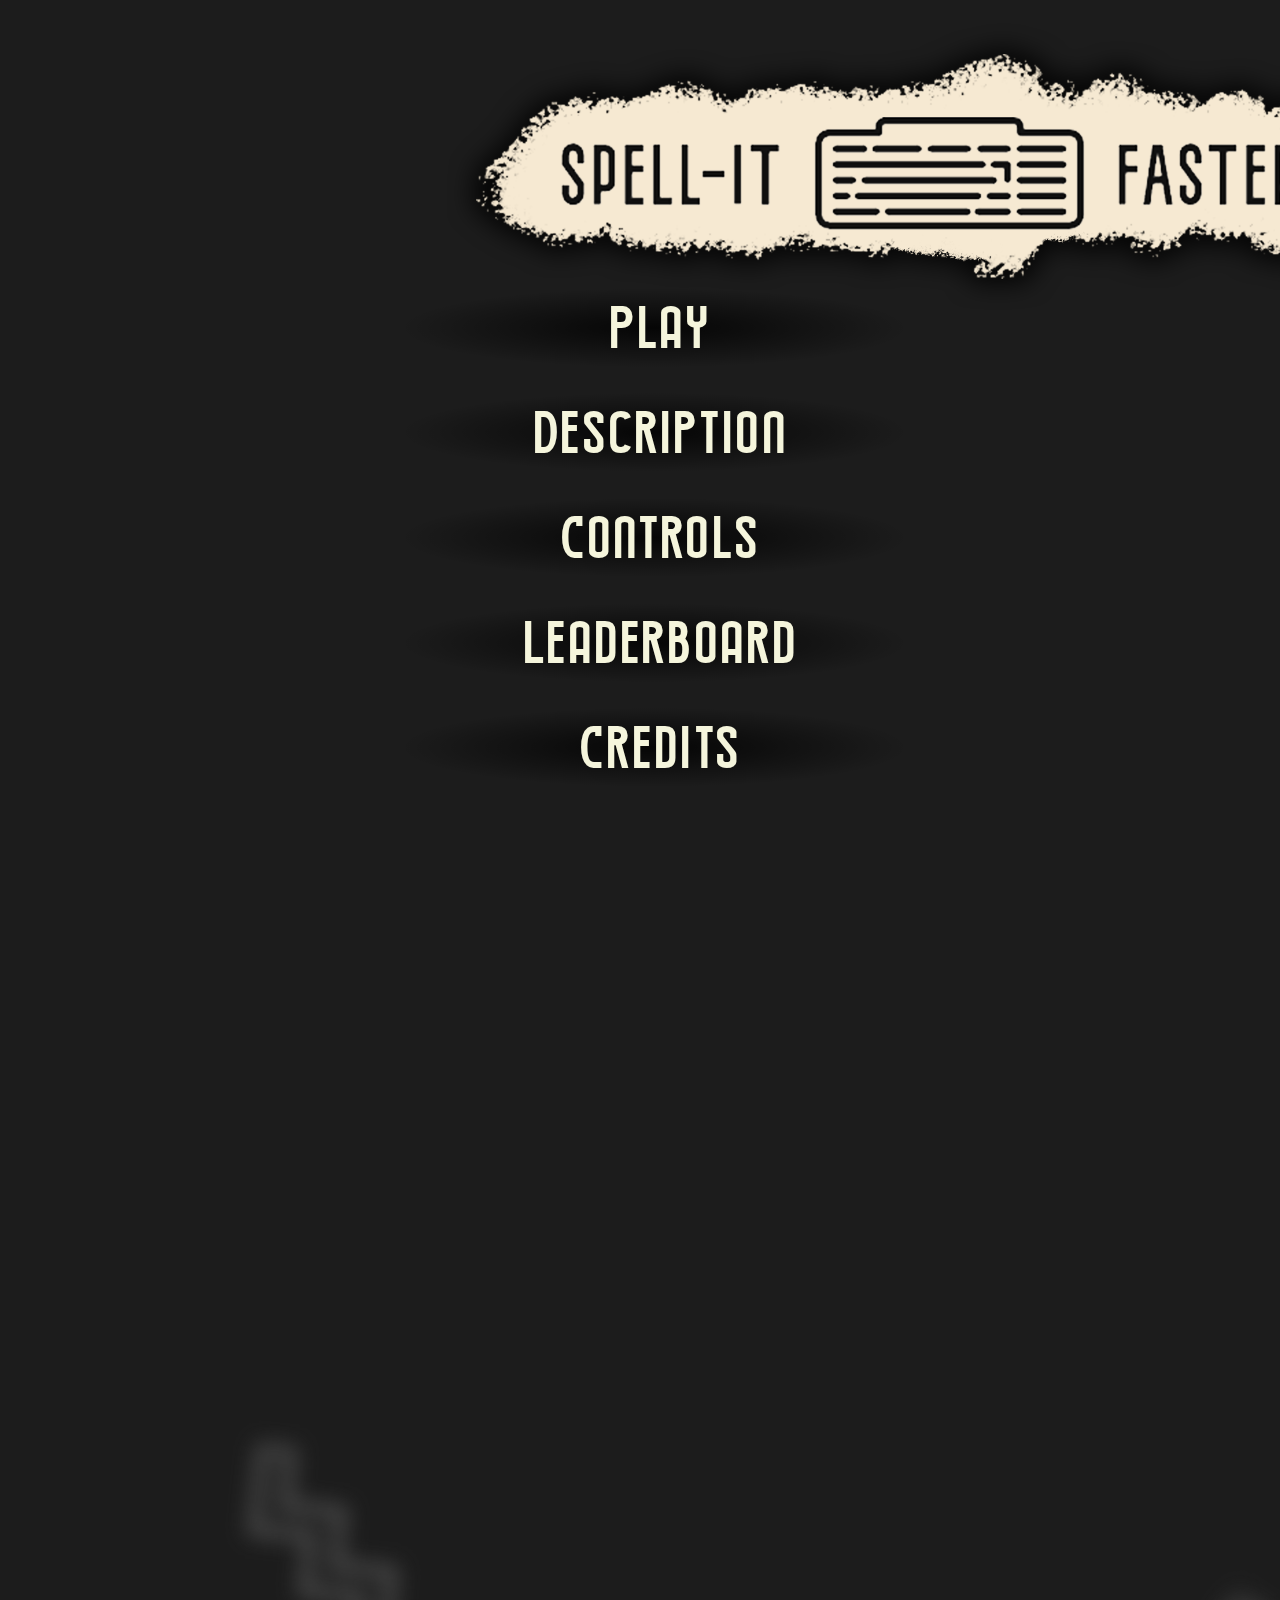
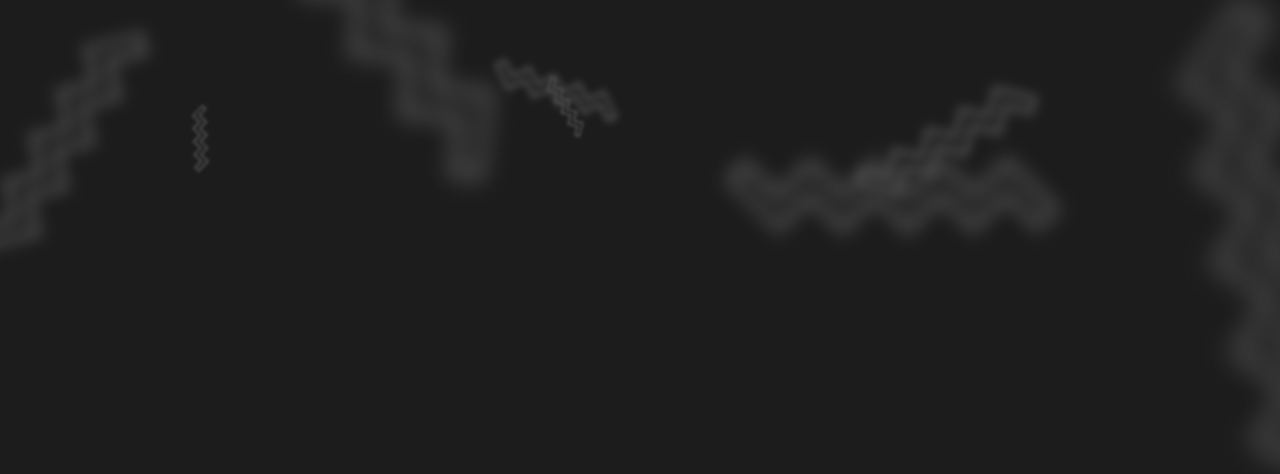
<file: index.html>
<!DOCTYPE html>
<html lang="en">
    <title>Spell-It Faster by Sneh Patel</title>
    <head>
        <!--CSS and Javascript-->
        <script src="main.js"></script>
        <link rel="stylesheet" type="text/css" href="style.css"></link>
        <link rel="stylesheet" type="text/css" href="transitions.css"></link>
        <link rel="icon" href="icon.png">
    </head>

    <body class="body1">
        <!--Background Lines-->
        <div class="stars">
            <div class="star"></div>
            <div class="star"></div>
            <div class="star"></div>
            <div class="star"></div>
            <div class="star"></div>
            <div class="star"></div>
            <div class="star"></div>
            <div class="star"></div>
        </div>

        <!--Background Shapes-->
        <div>
            <svg class="svg">  
                <path d="m2.46177,126.39581c10.12618,-0.06577 20.25237,-0.13151 30.37857,-0.19726c0.06666,-10.3997 0.13333,-20.7994 0.19999,-31.19908c10.07782,0 20.15564,0 30.23346,0c0,-10.46351 0,-20.927 0,-31.39051c10.33589,0 20.67178,0 31.00767,0c0,-10.20827 0,-20.41656 0,-30.62485c10.20829,0 20.41656,0 30.62485,0c0,-10.20829 0,-20.41658 0,-30.62487c15.18483,0 30.36965,0 45.55448,0c0,5.10414 0,10.20829 0,15.31243c-10.08071,0 -20.16136,0 -30.24206,0c0,10.33589 0,20.67178 0,31.00769c-10.20829,0 -20.41656,0 -30.62485,0c0,10.33589 0,20.67178 0,31.00767c-10.20829,0 -20.41656,0 -30.62485,0c0,10.33591 0,20.6718 0,31.00767c-10.33589,0 -20.67178,0 -31.00767,0c0,10.46351 0,20.927 0,31.39049c-15.31243,0 -30.62485,0 -45.93728,0c0.68263,-5.07223 -1.16374,-10.79174 0.43769,-15.68938l0,0z" stroke-width="7" fill="none"/>
              </svg>
              
              <svg class="svg">  
                <path d="m2.46177,126.39581c10.12618,-0.06577 20.25237,-0.13151 30.37857,-0.19726c0.06666,-10.3997 0.13333,-20.7994 0.19999,-31.19908c10.07782,0 20.15564,0 30.23346,0c0,-10.46351 0,-20.927 0,-31.39051c10.33589,0 20.67178,0 31.00767,0c0,-10.20827 0,-20.41656 0,-30.62485c10.20829,0 20.41656,0 30.62485,0c0,-10.20829 0,-20.41658 0,-30.62487c15.18483,0 30.36965,0 45.55448,0c0,5.10414 0,10.20829 0,15.31243c-10.08071,0 -20.16136,0 -30.24206,0c0,10.33589 0,20.67178 0,31.00769c-10.20829,0 -20.41656,0 -30.62485,0c0,10.33589 0,20.67178 0,31.00767c-10.20829,0 -20.41656,0 -30.62485,0c0,10.33591 0,20.6718 0,31.00767c-10.33589,0 -20.67178,0 -31.00767,0c0,10.46351 0,20.927 0,31.39049c-15.31243,0 -30.62485,0 -45.93728,0c0.68263,-5.07223 -1.16374,-10.79174 0.43769,-15.68938l0,0z" stroke-width="7" fill="none"/>
              </svg>
              
              <svg class="svg">
                <path d="m2.46177,126.39581c10.12618,-0.06577 20.25237,-0.13151 30.37857,-0.19726c0.06666,-10.3997 0.13333,-20.7994 0.19999,-31.19908c10.07782,0 20.15564,0 30.23346,0c0,-10.46351 0,-20.927 0,-31.39051c10.33589,0 20.67178,0 31.00767,0c0,-10.20827 0,-20.41656 0,-30.62485c10.20829,0 20.41656,0 30.62485,0c0,-10.20829 0,-20.41658 0,-30.62487c15.18483,0 30.36965,0 45.55448,0c0,5.10414 0,10.20829 0,15.31243c-10.08071,0 -20.16136,0 -30.24206,0c0,10.33589 0,20.67178 0,31.00769c-10.20829,0 -20.41656,0 -30.62485,0c0,10.33589 0,20.67178 0,31.00767c-10.20829,0 -20.41656,0 -30.62485,0c0,10.33591 0,20.6718 0,31.00767c-10.33589,0 -20.67178,0 -31.00767,0c0,10.46351 0,20.927 0,31.39049c-15.31243,0 -30.62485,0 -45.93728,0c0.68263,-5.07223 -1.16374,-10.79174 0.43769,-15.68938l0,0z" stroke-width="7" fill="none"/>
              </svg>
              
              <svg class="svg">
                <path d="m2.46177,126.39581c10.12618,-0.06577 20.25237,-0.13151 30.37857,-0.19726c0.06666,-10.3997 0.13333,-20.7994 0.19999,-31.19908c10.07782,0 20.15564,0 30.23346,0c0,-10.46351 0,-20.927 0,-31.39051c10.33589,0 20.67178,0 31.00767,0c0,-10.20827 0,-20.41656 0,-30.62485c10.20829,0 20.41656,0 30.62485,0c0,-10.20829 0,-20.41658 0,-30.62487c15.18483,0 30.36965,0 45.55448,0c0,5.10414 0,10.20829 0,15.31243c-10.08071,0 -20.16136,0 -30.24206,0c0,10.33589 0,20.67178 0,31.00769c-10.20829,0 -20.41656,0 -30.62485,0c0,10.33589 0,20.67178 0,31.00767c-10.20829,0 -20.41656,0 -30.62485,0c0,10.33591 0,20.6718 0,31.00767c-10.33589,0 -20.67178,0 -31.00767,0c0,10.46351 0,20.927 0,31.39049c-15.31243,0 -30.62485,0 -45.93728,0c0.68263,-5.07223 -1.16374,-10.79174 0.43769,-15.68938l0,0z" stroke-width="7" fill="none"/>
              </svg>
              
              <svg class="svg">
                <path d="m2.46177,126.39581c10.12618,-0.06577 20.25237,-0.13151 30.37857,-0.19726c0.06666,-10.3997 0.13333,-20.7994 0.19999,-31.19908c10.07782,0 20.15564,0 30.23346,0c0,-10.46351 0,-20.927 0,-31.39051c10.33589,0 20.67178,0 31.00767,0c0,-10.20827 0,-20.41656 0,-30.62485c10.20829,0 20.41656,0 30.62485,0c0,-10.20829 0,-20.41658 0,-30.62487c15.18483,0 30.36965,0 45.55448,0c0,5.10414 0,10.20829 0,15.31243c-10.08071,0 -20.16136,0 -30.24206,0c0,10.33589 0,20.67178 0,31.00769c-10.20829,0 -20.41656,0 -30.62485,0c0,10.33589 0,20.67178 0,31.00767c-10.20829,0 -20.41656,0 -30.62485,0c0,10.33591 0,20.6718 0,31.00767c-10.33589,0 -20.67178,0 -31.00767,0c0,10.46351 0,20.927 0,31.39049c-15.31243,0 -30.62485,0 -45.93728,0c0.68263,-5.07223 -1.16374,-10.79174 0.43769,-15.68938l0,0z" stroke-width="7" fill="none"/>
              </svg>
              
              <svg class="svg">
                <path d="m2.46177,126.39581c10.12618,-0.06577 20.25237,-0.13151 30.37857,-0.19726c0.06666,-10.3997 0.13333,-20.7994 0.19999,-31.19908c10.07782,0 20.15564,0 30.23346,0c0,-10.46351 0,-20.927 0,-31.39051c10.33589,0 20.67178,0 31.00767,0c0,-10.20827 0,-20.41656 0,-30.62485c10.20829,0 20.41656,0 30.62485,0c0,-10.20829 0,-20.41658 0,-30.62487c15.18483,0 30.36965,0 45.55448,0c0,5.10414 0,10.20829 0,15.31243c-10.08071,0 -20.16136,0 -30.24206,0c0,10.33589 0,20.67178 0,31.00769c-10.20829,0 -20.41656,0 -30.62485,0c0,10.33589 0,20.67178 0,31.00767c-10.20829,0 -20.41656,0 -30.62485,0c0,10.33591 0,20.6718 0,31.00767c-10.33589,0 -20.67178,0 -31.00767,0c0,10.46351 0,20.927 0,31.39049c-15.31243,0 -30.62485,0 -45.93728,0c0.68263,-5.07223 -1.16374,-10.79174 0.43769,-15.68938l0,0z" stroke-width="7" fill="none"/>
              </svg>
              
              <svg class="svg">
                <path d="m2.46177,126.39581c10.12618,-0.06577 20.25237,-0.13151 30.37857,-0.19726c0.06666,-10.3997 0.13333,-20.7994 0.19999,-31.19908c10.07782,0 20.15564,0 30.23346,0c0,-10.46351 0,-20.927 0,-31.39051c10.33589,0 20.67178,0 31.00767,0c0,-10.20827 0,-20.41656 0,-30.62485c10.20829,0 20.41656,0 30.62485,0c0,-10.20829 0,-20.41658 0,-30.62487c15.18483,0 30.36965,0 45.55448,0c0,5.10414 0,10.20829 0,15.31243c-10.08071,0 -20.16136,0 -30.24206,0c0,10.33589 0,20.67178 0,31.00769c-10.20829,0 -20.41656,0 -30.62485,0c0,10.33589 0,20.67178 0,31.00767c-10.20829,0 -20.41656,0 -30.62485,0c0,10.33591 0,20.6718 0,31.00767c-10.33589,0 -20.67178,0 -31.00767,0c0,10.46351 0,20.927 0,31.39049c-15.31243,0 -30.62485,0 -45.93728,0c0.68263,-5.07223 -1.16374,-10.79174 0.43769,-15.68938l0,0z" stroke-width="7" fill="none"/>
              </svg>
              
              <svg class="svg">
                <path d="m2.46177,126.39581c10.12618,-0.06577 20.25237,-0.13151 30.37857,-0.19726c0.06666,-10.3997 0.13333,-20.7994 0.19999,-31.19908c10.07782,0 20.15564,0 30.23346,0c0,-10.46351 0,-20.927 0,-31.39051c10.33589,0 20.67178,0 31.00767,0c0,-10.20827 0,-20.41656 0,-30.62485c10.20829,0 20.41656,0 30.62485,0c0,-10.20829 0,-20.41658 0,-30.62487c15.18483,0 30.36965,0 45.55448,0c0,5.10414 0,10.20829 0,15.31243c-10.08071,0 -20.16136,0 -30.24206,0c0,10.33589 0,20.67178 0,31.00769c-10.20829,0 -20.41656,0 -30.62485,0c0,10.33589 0,20.67178 0,31.00767c-10.20829,0 -20.41656,0 -30.62485,0c0,10.33591 0,20.6718 0,31.00767c-10.33589,0 -20.67178,0 -31.00767,0c0,10.46351 0,20.927 0,31.39049c-15.31243,0 -30.62485,0 -45.93728,0c0.68263,-5.07223 -1.16374,-10.79174 0.43769,-15.68938l0,0z" stroke-width="7" fill="none"/>
              </svg>
              
              <svg class="svg">
                <path d="m2.46177,126.39581c10.12618,-0.06577 20.25237,-0.13151 30.37857,-0.19726c0.06666,-10.3997 0.13333,-20.7994 0.19999,-31.19908c10.07782,0 20.15564,0 30.23346,0c0,-10.46351 0,-20.927 0,-31.39051c10.33589,0 20.67178,0 31.00767,0c0,-10.20827 0,-20.41656 0,-30.62485c10.20829,0 20.41656,0 30.62485,0c0,-10.20829 0,-20.41658 0,-30.62487c15.18483,0 30.36965,0 45.55448,0c0,5.10414 0,10.20829 0,15.31243c-10.08071,0 -20.16136,0 -30.24206,0c0,10.33589 0,20.67178 0,31.00769c-10.20829,0 -20.41656,0 -30.62485,0c0,10.33589 0,20.67178 0,31.00767c-10.20829,0 -20.41656,0 -30.62485,0c0,10.33591 0,20.6718 0,31.00767c-10.33589,0 -20.67178,0 -31.00767,0c0,10.46351 0,20.927 0,31.39049c-15.31243,0 -30.62485,0 -45.93728,0c0.68263,-5.07223 -1.16374,-10.79174 0.43769,-15.68938l0,0z" stroke-width="7" fill="none"/>
              </svg>
        </div>

        <div class="transition transition-1 is-active"></div>

        <!--Front Title Stuff-->
        <img class="title" src="spell-it logo.png">
        <div class="menu">
          <a id="a1" href="/play.html">
            <div id="playGroup">
              <div class="play" id="play">Play</div>
              <div class="oval" id="oval1" style="animation: 2s ease-out 0s 1 fadeOval;"></div>
            </div>
          </a>
          <a id="a2" href="/bio.html">
            <div id="bioGroup">
              <div class="bio" id="bio">Description</div>
              <div class="oval" id="oval2" style="animation: 2.5s ease-out 0s 1 fadeOval;"></div>
            </div>
          </a>
          <a id="a3" href="/controls.html">
            <div id="controlsGroup">
              <div class="controls" id="controls">Controls</div>
              <div class="oval" id="oval3" style="animation: 3s ease-out 0s 1 fadeOval;"></div>
            </div>
          </a>
          <a id="a5" href="/leaderboard.html">
            <div id="leaderGroup">
              <div class="leaderboards" id="credits">Leaderboard</div>
              <div class="oval" id="oval4" style="animation: 3.5s ease-out 0s 1 fadeOval;"></div>
            </div>
          </a>
          <a id="a4" href="/credits.html">
            <div id="creditsGroup">
              <div class="credits" id="credits">Credits</div>
              <div class="oval" id="oval4" style="animation: 3.5s ease-out 0s 1 fadeOval;"></div>
            </div>
          </a>
        </div>
    </body>
</html>
</file>
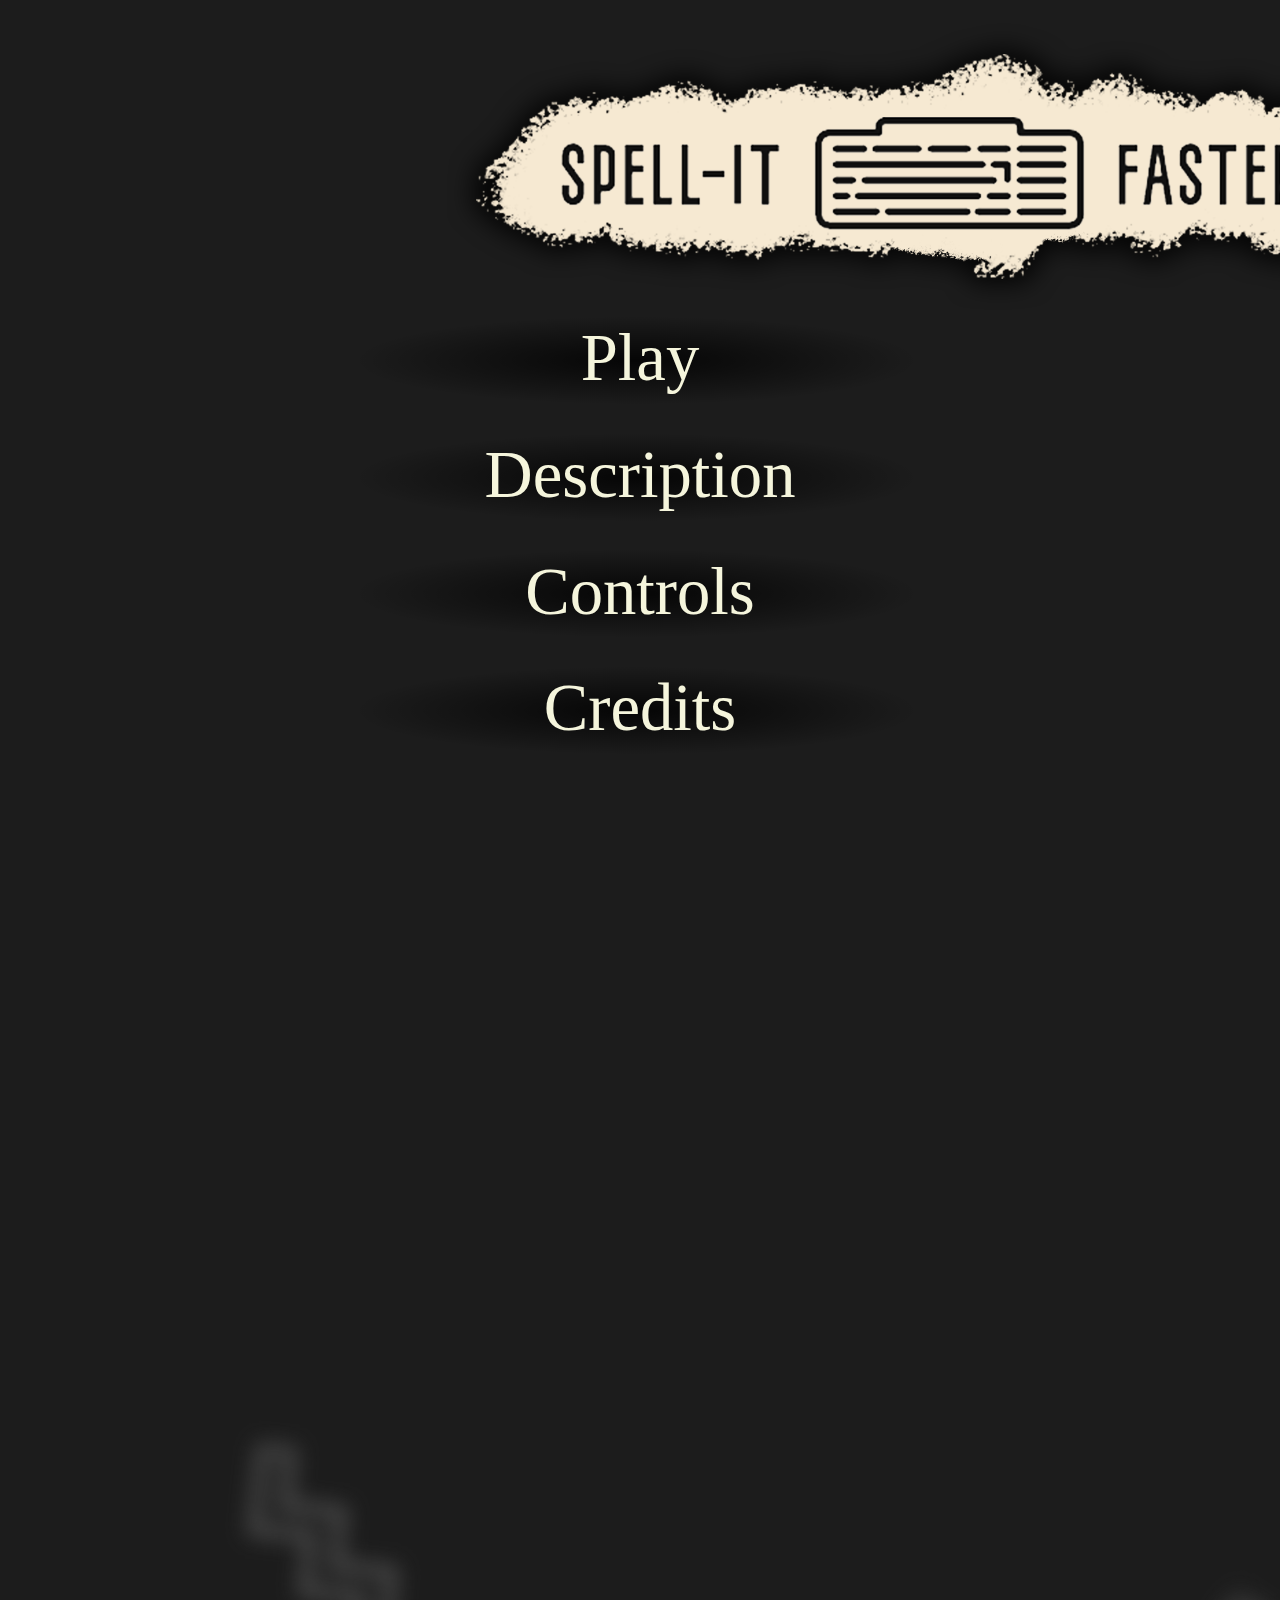
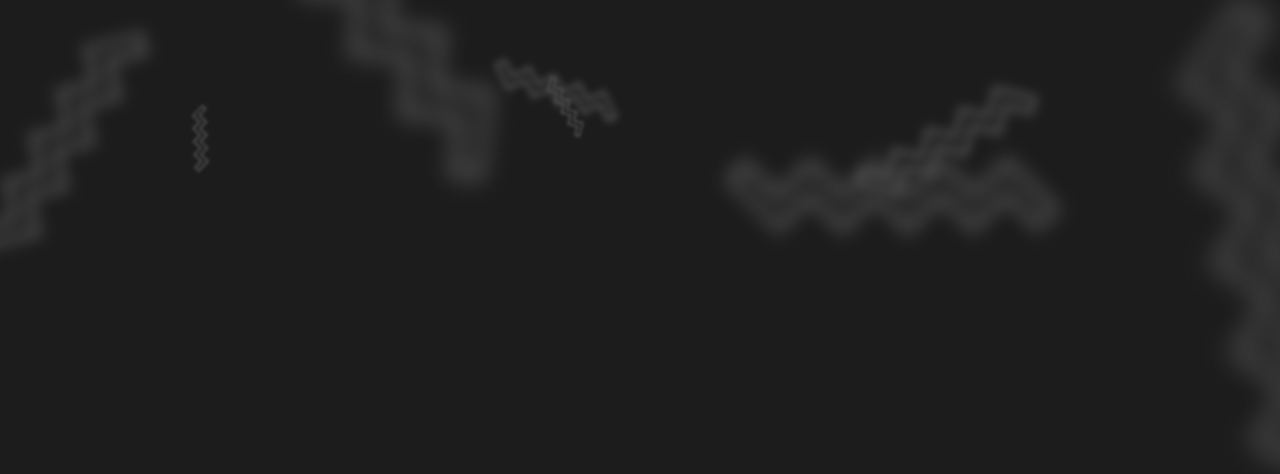
<file: Spell-it Faster/index.html>
<!DOCTYPE html>
<html lang="en">
    <title>Spell-It Faster by Sneh Patel</title>
    <head>
        <!--CSS and Javascript-->
        <script src="main.js"></script>
        <link rel="stylesheet" type="text/css" href="style.css"></link>
        <link rel="stylesheet" type="text/css" href="transitions.css"></link>
    </head>

    <body class="body1">
        <!--Background Lines-->
        <div class="stars">
            <div class="star"></div>
            <div class="star"></div>
            <div class="star"></div>
            <div class="star"></div>
            <div class="star"></div>
            <div class="star"></div>
            <div class="star"></div>
            <div class="star"></div>
        </div>

        <!--Background Shapes-->
        <div>
            <svg class="svg">  
                <path d="m2.46177,126.39581c10.12618,-0.06577 20.25237,-0.13151 30.37857,-0.19726c0.06666,-10.3997 0.13333,-20.7994 0.19999,-31.19908c10.07782,0 20.15564,0 30.23346,0c0,-10.46351 0,-20.927 0,-31.39051c10.33589,0 20.67178,0 31.00767,0c0,-10.20827 0,-20.41656 0,-30.62485c10.20829,0 20.41656,0 30.62485,0c0,-10.20829 0,-20.41658 0,-30.62487c15.18483,0 30.36965,0 45.55448,0c0,5.10414 0,10.20829 0,15.31243c-10.08071,0 -20.16136,0 -30.24206,0c0,10.33589 0,20.67178 0,31.00769c-10.20829,0 -20.41656,0 -30.62485,0c0,10.33589 0,20.67178 0,31.00767c-10.20829,0 -20.41656,0 -30.62485,0c0,10.33591 0,20.6718 0,31.00767c-10.33589,0 -20.67178,0 -31.00767,0c0,10.46351 0,20.927 0,31.39049c-15.31243,0 -30.62485,0 -45.93728,0c0.68263,-5.07223 -1.16374,-10.79174 0.43769,-15.68938l0,0z" stroke-width="7" fill="none"/>
              </svg>
              
              <svg class="svg">  
                <path d="m2.46177,126.39581c10.12618,-0.06577 20.25237,-0.13151 30.37857,-0.19726c0.06666,-10.3997 0.13333,-20.7994 0.19999,-31.19908c10.07782,0 20.15564,0 30.23346,0c0,-10.46351 0,-20.927 0,-31.39051c10.33589,0 20.67178,0 31.00767,0c0,-10.20827 0,-20.41656 0,-30.62485c10.20829,0 20.41656,0 30.62485,0c0,-10.20829 0,-20.41658 0,-30.62487c15.18483,0 30.36965,0 45.55448,0c0,5.10414 0,10.20829 0,15.31243c-10.08071,0 -20.16136,0 -30.24206,0c0,10.33589 0,20.67178 0,31.00769c-10.20829,0 -20.41656,0 -30.62485,0c0,10.33589 0,20.67178 0,31.00767c-10.20829,0 -20.41656,0 -30.62485,0c0,10.33591 0,20.6718 0,31.00767c-10.33589,0 -20.67178,0 -31.00767,0c0,10.46351 0,20.927 0,31.39049c-15.31243,0 -30.62485,0 -45.93728,0c0.68263,-5.07223 -1.16374,-10.79174 0.43769,-15.68938l0,0z" stroke-width="7" fill="none"/>
              </svg>
              
              <svg class="svg">
                <path d="m2.46177,126.39581c10.12618,-0.06577 20.25237,-0.13151 30.37857,-0.19726c0.06666,-10.3997 0.13333,-20.7994 0.19999,-31.19908c10.07782,0 20.15564,0 30.23346,0c0,-10.46351 0,-20.927 0,-31.39051c10.33589,0 20.67178,0 31.00767,0c0,-10.20827 0,-20.41656 0,-30.62485c10.20829,0 20.41656,0 30.62485,0c0,-10.20829 0,-20.41658 0,-30.62487c15.18483,0 30.36965,0 45.55448,0c0,5.10414 0,10.20829 0,15.31243c-10.08071,0 -20.16136,0 -30.24206,0c0,10.33589 0,20.67178 0,31.00769c-10.20829,0 -20.41656,0 -30.62485,0c0,10.33589 0,20.67178 0,31.00767c-10.20829,0 -20.41656,0 -30.62485,0c0,10.33591 0,20.6718 0,31.00767c-10.33589,0 -20.67178,0 -31.00767,0c0,10.46351 0,20.927 0,31.39049c-15.31243,0 -30.62485,0 -45.93728,0c0.68263,-5.07223 -1.16374,-10.79174 0.43769,-15.68938l0,0z" stroke-width="7" fill="none"/>
              </svg>
              
              <svg class="svg">
                <path d="m2.46177,126.39581c10.12618,-0.06577 20.25237,-0.13151 30.37857,-0.19726c0.06666,-10.3997 0.13333,-20.7994 0.19999,-31.19908c10.07782,0 20.15564,0 30.23346,0c0,-10.46351 0,-20.927 0,-31.39051c10.33589,0 20.67178,0 31.00767,0c0,-10.20827 0,-20.41656 0,-30.62485c10.20829,0 20.41656,0 30.62485,0c0,-10.20829 0,-20.41658 0,-30.62487c15.18483,0 30.36965,0 45.55448,0c0,5.10414 0,10.20829 0,15.31243c-10.08071,0 -20.16136,0 -30.24206,0c0,10.33589 0,20.67178 0,31.00769c-10.20829,0 -20.41656,0 -30.62485,0c0,10.33589 0,20.67178 0,31.00767c-10.20829,0 -20.41656,0 -30.62485,0c0,10.33591 0,20.6718 0,31.00767c-10.33589,0 -20.67178,0 -31.00767,0c0,10.46351 0,20.927 0,31.39049c-15.31243,0 -30.62485,0 -45.93728,0c0.68263,-5.07223 -1.16374,-10.79174 0.43769,-15.68938l0,0z" stroke-width="7" fill="none"/>
              </svg>
              
              <svg class="svg">
                <path d="m2.46177,126.39581c10.12618,-0.06577 20.25237,-0.13151 30.37857,-0.19726c0.06666,-10.3997 0.13333,-20.7994 0.19999,-31.19908c10.07782,0 20.15564,0 30.23346,0c0,-10.46351 0,-20.927 0,-31.39051c10.33589,0 20.67178,0 31.00767,0c0,-10.20827 0,-20.41656 0,-30.62485c10.20829,0 20.41656,0 30.62485,0c0,-10.20829 0,-20.41658 0,-30.62487c15.18483,0 30.36965,0 45.55448,0c0,5.10414 0,10.20829 0,15.31243c-10.08071,0 -20.16136,0 -30.24206,0c0,10.33589 0,20.67178 0,31.00769c-10.20829,0 -20.41656,0 -30.62485,0c0,10.33589 0,20.67178 0,31.00767c-10.20829,0 -20.41656,0 -30.62485,0c0,10.33591 0,20.6718 0,31.00767c-10.33589,0 -20.67178,0 -31.00767,0c0,10.46351 0,20.927 0,31.39049c-15.31243,0 -30.62485,0 -45.93728,0c0.68263,-5.07223 -1.16374,-10.79174 0.43769,-15.68938l0,0z" stroke-width="7" fill="none"/>
              </svg>
              
              <svg class="svg">
                <path d="m2.46177,126.39581c10.12618,-0.06577 20.25237,-0.13151 30.37857,-0.19726c0.06666,-10.3997 0.13333,-20.7994 0.19999,-31.19908c10.07782,0 20.15564,0 30.23346,0c0,-10.46351 0,-20.927 0,-31.39051c10.33589,0 20.67178,0 31.00767,0c0,-10.20827 0,-20.41656 0,-30.62485c10.20829,0 20.41656,0 30.62485,0c0,-10.20829 0,-20.41658 0,-30.62487c15.18483,0 30.36965,0 45.55448,0c0,5.10414 0,10.20829 0,15.31243c-10.08071,0 -20.16136,0 -30.24206,0c0,10.33589 0,20.67178 0,31.00769c-10.20829,0 -20.41656,0 -30.62485,0c0,10.33589 0,20.67178 0,31.00767c-10.20829,0 -20.41656,0 -30.62485,0c0,10.33591 0,20.6718 0,31.00767c-10.33589,0 -20.67178,0 -31.00767,0c0,10.46351 0,20.927 0,31.39049c-15.31243,0 -30.62485,0 -45.93728,0c0.68263,-5.07223 -1.16374,-10.79174 0.43769,-15.68938l0,0z" stroke-width="7" fill="none"/>
              </svg>
              
              <svg class="svg">
                <path d="m2.46177,126.39581c10.12618,-0.06577 20.25237,-0.13151 30.37857,-0.19726c0.06666,-10.3997 0.13333,-20.7994 0.19999,-31.19908c10.07782,0 20.15564,0 30.23346,0c0,-10.46351 0,-20.927 0,-31.39051c10.33589,0 20.67178,0 31.00767,0c0,-10.20827 0,-20.41656 0,-30.62485c10.20829,0 20.41656,0 30.62485,0c0,-10.20829 0,-20.41658 0,-30.62487c15.18483,0 30.36965,0 45.55448,0c0,5.10414 0,10.20829 0,15.31243c-10.08071,0 -20.16136,0 -30.24206,0c0,10.33589 0,20.67178 0,31.00769c-10.20829,0 -20.41656,0 -30.62485,0c0,10.33589 0,20.67178 0,31.00767c-10.20829,0 -20.41656,0 -30.62485,0c0,10.33591 0,20.6718 0,31.00767c-10.33589,0 -20.67178,0 -31.00767,0c0,10.46351 0,20.927 0,31.39049c-15.31243,0 -30.62485,0 -45.93728,0c0.68263,-5.07223 -1.16374,-10.79174 0.43769,-15.68938l0,0z" stroke-width="7" fill="none"/>
              </svg>
              
              <svg class="svg">
                <path d="m2.46177,126.39581c10.12618,-0.06577 20.25237,-0.13151 30.37857,-0.19726c0.06666,-10.3997 0.13333,-20.7994 0.19999,-31.19908c10.07782,0 20.15564,0 30.23346,0c0,-10.46351 0,-20.927 0,-31.39051c10.33589,0 20.67178,0 31.00767,0c0,-10.20827 0,-20.41656 0,-30.62485c10.20829,0 20.41656,0 30.62485,0c0,-10.20829 0,-20.41658 0,-30.62487c15.18483,0 30.36965,0 45.55448,0c0,5.10414 0,10.20829 0,15.31243c-10.08071,0 -20.16136,0 -30.24206,0c0,10.33589 0,20.67178 0,31.00769c-10.20829,0 -20.41656,0 -30.62485,0c0,10.33589 0,20.67178 0,31.00767c-10.20829,0 -20.41656,0 -30.62485,0c0,10.33591 0,20.6718 0,31.00767c-10.33589,0 -20.67178,0 -31.00767,0c0,10.46351 0,20.927 0,31.39049c-15.31243,0 -30.62485,0 -45.93728,0c0.68263,-5.07223 -1.16374,-10.79174 0.43769,-15.68938l0,0z" stroke-width="7" fill="none"/>
              </svg>
              
              <svg class="svg">
                <path d="m2.46177,126.39581c10.12618,-0.06577 20.25237,-0.13151 30.37857,-0.19726c0.06666,-10.3997 0.13333,-20.7994 0.19999,-31.19908c10.07782,0 20.15564,0 30.23346,0c0,-10.46351 0,-20.927 0,-31.39051c10.33589,0 20.67178,0 31.00767,0c0,-10.20827 0,-20.41656 0,-30.62485c10.20829,0 20.41656,0 30.62485,0c0,-10.20829 0,-20.41658 0,-30.62487c15.18483,0 30.36965,0 45.55448,0c0,5.10414 0,10.20829 0,15.31243c-10.08071,0 -20.16136,0 -30.24206,0c0,10.33589 0,20.67178 0,31.00769c-10.20829,0 -20.41656,0 -30.62485,0c0,10.33589 0,20.67178 0,31.00767c-10.20829,0 -20.41656,0 -30.62485,0c0,10.33591 0,20.6718 0,31.00767c-10.33589,0 -20.67178,0 -31.00767,0c0,10.46351 0,20.927 0,31.39049c-15.31243,0 -30.62485,0 -45.93728,0c0.68263,-5.07223 -1.16374,-10.79174 0.43769,-15.68938l0,0z" stroke-width="7" fill="none"/>
              </svg>
        </div>

        <div class="transition transition-1 is-active"></div>

        <!--Front Title Stuff-->
        <img class="title" src="spell-it logo.png">
        <div class="menu">
          <a id="a1" href="C:\Users\snehp\OneDrive\Desktop\Sneh Programs\Spell-it Faster\play.html">
            <div id="playGroup">
              <div class="play" id="play">Play</div>
              <div class="oval" id="oval1" style="animation: 2s ease-out 0s 1 fadeOval;"></div>
            </div>
          </a>
          <a id="a2" href="C:\Users\snehp\OneDrive\Desktop\Sneh Programs\Spell-it Faster\bio.html">
            <div id="bioGroup">
              <div class="bio" id="bio">Description</div>
              <div class="oval" id="oval2" style="animation: 2.5s ease-out 0s 1 fadeOval;"></div>
            </div>
          </a>
          <a id="a3" href="C:\Users\snehp\OneDrive\Desktop\Sneh Programs\Spell-it Faster\controls.html">
            <div id="controlsGroup">
              <div class="controls" id="controls">Controls</div>
              <div class="oval" id="oval3" style="animation: 3s ease-out 0s 1 fadeOval;"></div>
            </div>
          </a>
          <a id="a4" href="C:\Users\snehp\OneDrive\Desktop\Sneh Programs\Spell-it Faster\credits.html">
            <div id="creditsGroup">
              <div class="credits" id="credits">Credits</div>
              <div class="oval" id="oval4" style="animation: 3.5s ease-out 0s 1 fadeOval;"></div>
            </div>
          </a>
        </div>
    </body>
</html>
</file>
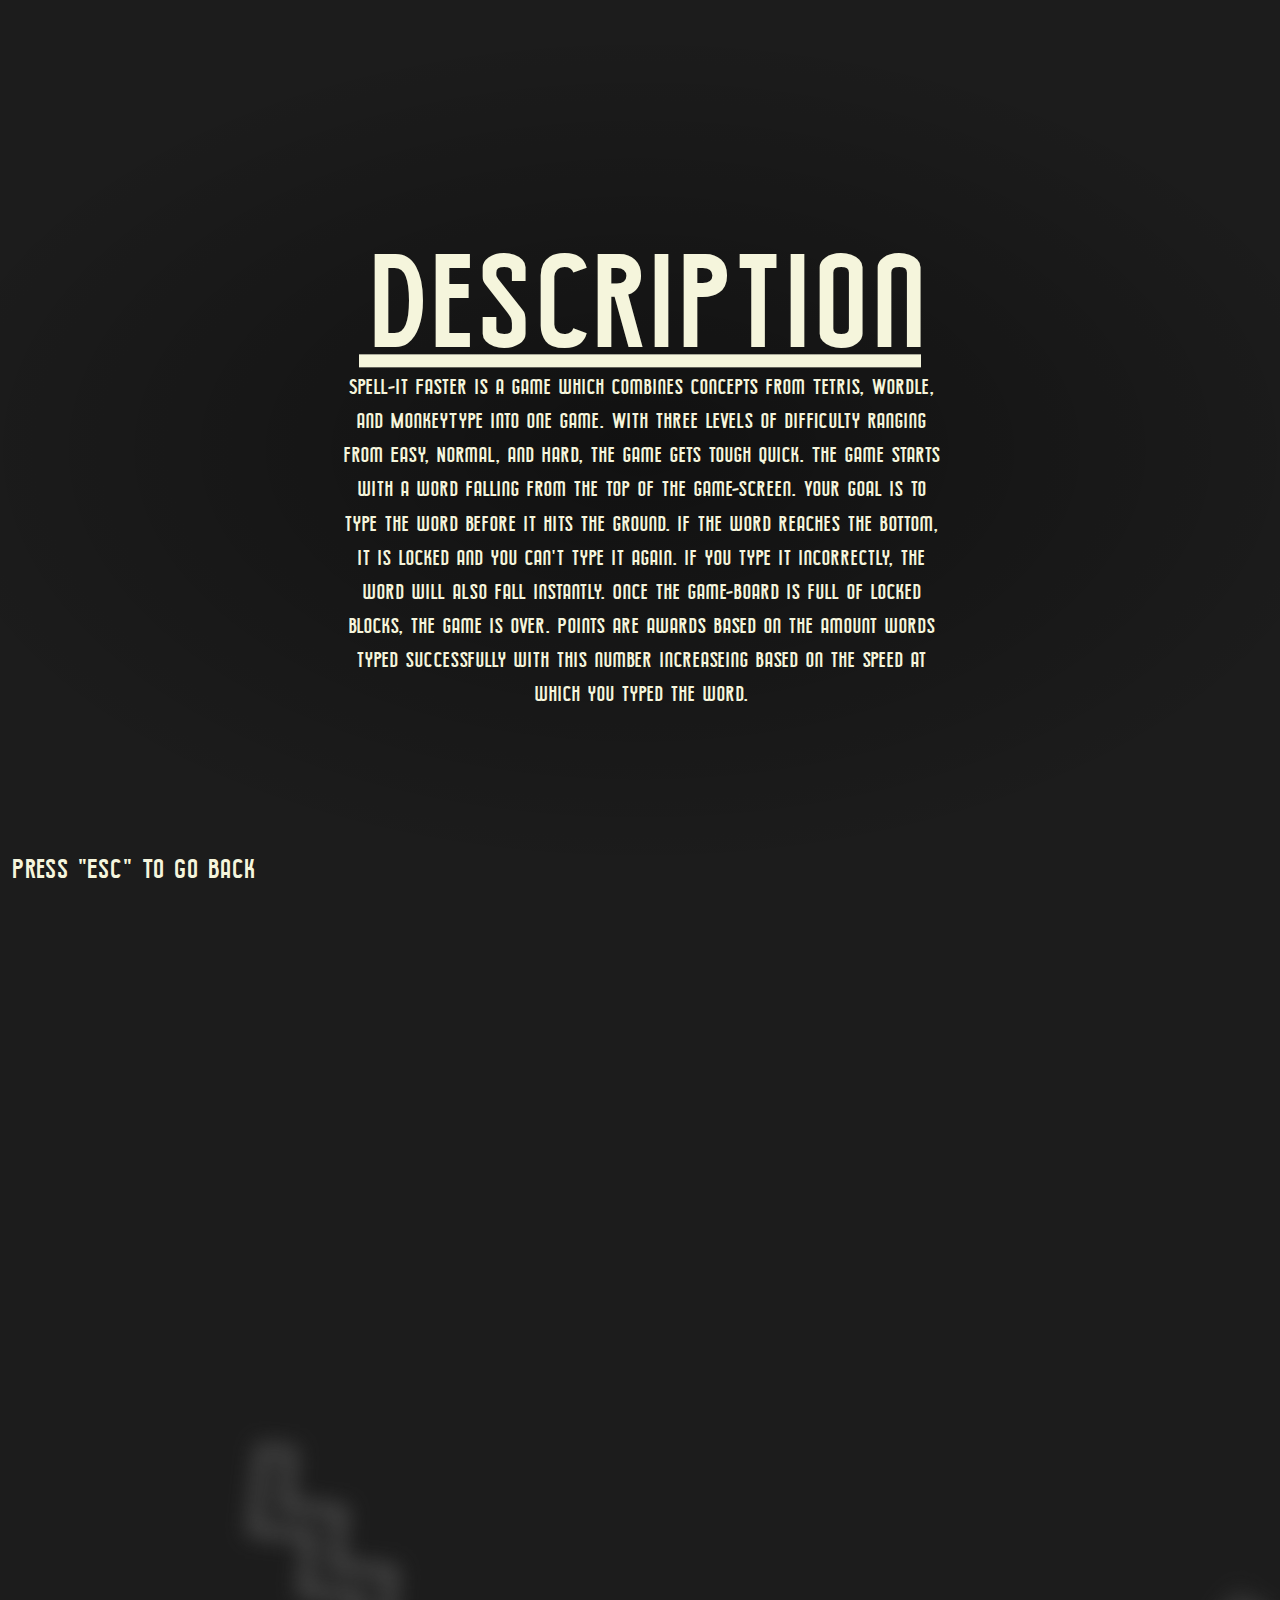
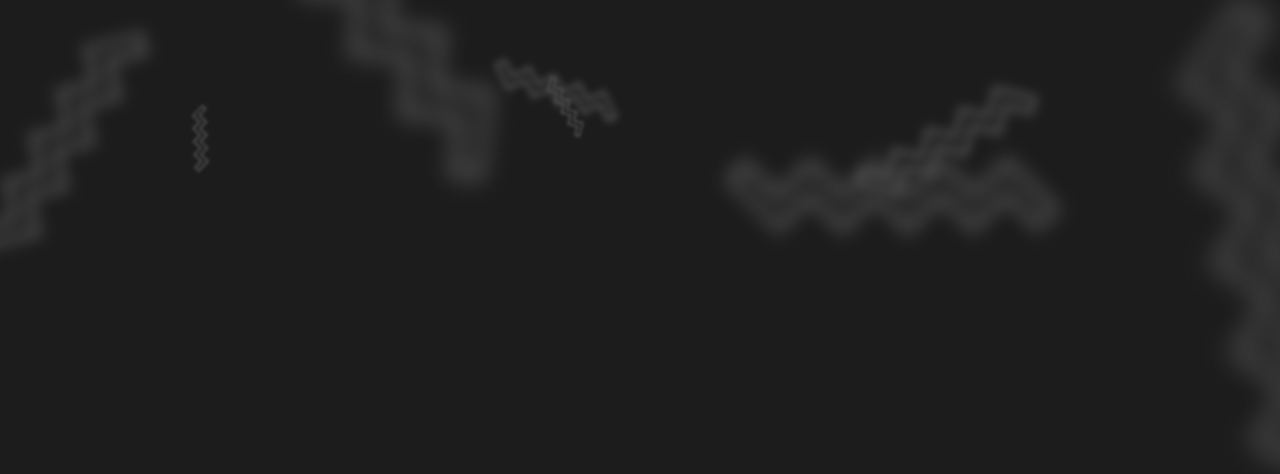
<file: bio.html>
<!DOCTYPE html>
<html lang="en">
    <title>Description</title>
    <head>
        <!--CSS and Javascript-->
        <script src="main.js"></script>
        <link rel="stylesheet" type="text/css" href="style.css"></link>
        <link rel="stylesheet" type="text/css" href="transitions.css"></link>
        <link rel="icon" href="icon.png">
        <script>
            window.onload = () => {
              const transition_el = document.querySelector('.transition')
  
              setTimeout(() => {
                    transition_el.classList.remove('is-active')
                }, 500);
              
                document.addEventListener('keydown', function(e) {
                  if(e.keyCode == 27){
                    transition_el.classList.add('is-active')
                    console.log("bock")
                    setTimeout(() => {
                        window.location.href = "/index.html"
                    },500)
                  }
                })
              }
          </script>
    </head>

    <body class="body1">
        <!--Background Lines-->
        <div class="stars">
            <div class="star"></div>
            <div class="star"></div>
            <div class="star"></div>
            <div class="star"></div>
            <div class="star"></div>
            <div class="star"></div>
            <div class="star"></div>
            <div class="star"></div>
        </div>

        <!--Background Shapes-->
        <div>
            <svg class="svg">  
                <path d="m2.46177,126.39581c10.12618,-0.06577 20.25237,-0.13151 30.37857,-0.19726c0.06666,-10.3997 0.13333,-20.7994 0.19999,-31.19908c10.07782,0 20.15564,0 30.23346,0c0,-10.46351 0,-20.927 0,-31.39051c10.33589,0 20.67178,0 31.00767,0c0,-10.20827 0,-20.41656 0,-30.62485c10.20829,0 20.41656,0 30.62485,0c0,-10.20829 0,-20.41658 0,-30.62487c15.18483,0 30.36965,0 45.55448,0c0,5.10414 0,10.20829 0,15.31243c-10.08071,0 -20.16136,0 -30.24206,0c0,10.33589 0,20.67178 0,31.00769c-10.20829,0 -20.41656,0 -30.62485,0c0,10.33589 0,20.67178 0,31.00767c-10.20829,0 -20.41656,0 -30.62485,0c0,10.33591 0,20.6718 0,31.00767c-10.33589,0 -20.67178,0 -31.00767,0c0,10.46351 0,20.927 0,31.39049c-15.31243,0 -30.62485,0 -45.93728,0c0.68263,-5.07223 -1.16374,-10.79174 0.43769,-15.68938l0,0z" stroke-width="7" fill="none"/>
              </svg>
              
              <svg class="svg">  
                <path d="m2.46177,126.39581c10.12618,-0.06577 20.25237,-0.13151 30.37857,-0.19726c0.06666,-10.3997 0.13333,-20.7994 0.19999,-31.19908c10.07782,0 20.15564,0 30.23346,0c0,-10.46351 0,-20.927 0,-31.39051c10.33589,0 20.67178,0 31.00767,0c0,-10.20827 0,-20.41656 0,-30.62485c10.20829,0 20.41656,0 30.62485,0c0,-10.20829 0,-20.41658 0,-30.62487c15.18483,0 30.36965,0 45.55448,0c0,5.10414 0,10.20829 0,15.31243c-10.08071,0 -20.16136,0 -30.24206,0c0,10.33589 0,20.67178 0,31.00769c-10.20829,0 -20.41656,0 -30.62485,0c0,10.33589 0,20.67178 0,31.00767c-10.20829,0 -20.41656,0 -30.62485,0c0,10.33591 0,20.6718 0,31.00767c-10.33589,0 -20.67178,0 -31.00767,0c0,10.46351 0,20.927 0,31.39049c-15.31243,0 -30.62485,0 -45.93728,0c0.68263,-5.07223 -1.16374,-10.79174 0.43769,-15.68938l0,0z" stroke-width="7" fill="none"/>
              </svg>
              
              <svg class="svg">
                <path d="m2.46177,126.39581c10.12618,-0.06577 20.25237,-0.13151 30.37857,-0.19726c0.06666,-10.3997 0.13333,-20.7994 0.19999,-31.19908c10.07782,0 20.15564,0 30.23346,0c0,-10.46351 0,-20.927 0,-31.39051c10.33589,0 20.67178,0 31.00767,0c0,-10.20827 0,-20.41656 0,-30.62485c10.20829,0 20.41656,0 30.62485,0c0,-10.20829 0,-20.41658 0,-30.62487c15.18483,0 30.36965,0 45.55448,0c0,5.10414 0,10.20829 0,15.31243c-10.08071,0 -20.16136,0 -30.24206,0c0,10.33589 0,20.67178 0,31.00769c-10.20829,0 -20.41656,0 -30.62485,0c0,10.33589 0,20.67178 0,31.00767c-10.20829,0 -20.41656,0 -30.62485,0c0,10.33591 0,20.6718 0,31.00767c-10.33589,0 -20.67178,0 -31.00767,0c0,10.46351 0,20.927 0,31.39049c-15.31243,0 -30.62485,0 -45.93728,0c0.68263,-5.07223 -1.16374,-10.79174 0.43769,-15.68938l0,0z" stroke-width="7" fill="none"/>
              </svg>
              
              <svg class="svg">
                <path d="m2.46177,126.39581c10.12618,-0.06577 20.25237,-0.13151 30.37857,-0.19726c0.06666,-10.3997 0.13333,-20.7994 0.19999,-31.19908c10.07782,0 20.15564,0 30.23346,0c0,-10.46351 0,-20.927 0,-31.39051c10.33589,0 20.67178,0 31.00767,0c0,-10.20827 0,-20.41656 0,-30.62485c10.20829,0 20.41656,0 30.62485,0c0,-10.20829 0,-20.41658 0,-30.62487c15.18483,0 30.36965,0 45.55448,0c0,5.10414 0,10.20829 0,15.31243c-10.08071,0 -20.16136,0 -30.24206,0c0,10.33589 0,20.67178 0,31.00769c-10.20829,0 -20.41656,0 -30.62485,0c0,10.33589 0,20.67178 0,31.00767c-10.20829,0 -20.41656,0 -30.62485,0c0,10.33591 0,20.6718 0,31.00767c-10.33589,0 -20.67178,0 -31.00767,0c0,10.46351 0,20.927 0,31.39049c-15.31243,0 -30.62485,0 -45.93728,0c0.68263,-5.07223 -1.16374,-10.79174 0.43769,-15.68938l0,0z" stroke-width="7" fill="none"/>
              </svg>
              
              <svg class="svg">
                <path d="m2.46177,126.39581c10.12618,-0.06577 20.25237,-0.13151 30.37857,-0.19726c0.06666,-10.3997 0.13333,-20.7994 0.19999,-31.19908c10.07782,0 20.15564,0 30.23346,0c0,-10.46351 0,-20.927 0,-31.39051c10.33589,0 20.67178,0 31.00767,0c0,-10.20827 0,-20.41656 0,-30.62485c10.20829,0 20.41656,0 30.62485,0c0,-10.20829 0,-20.41658 0,-30.62487c15.18483,0 30.36965,0 45.55448,0c0,5.10414 0,10.20829 0,15.31243c-10.08071,0 -20.16136,0 -30.24206,0c0,10.33589 0,20.67178 0,31.00769c-10.20829,0 -20.41656,0 -30.62485,0c0,10.33589 0,20.67178 0,31.00767c-10.20829,0 -20.41656,0 -30.62485,0c0,10.33591 0,20.6718 0,31.00767c-10.33589,0 -20.67178,0 -31.00767,0c0,10.46351 0,20.927 0,31.39049c-15.31243,0 -30.62485,0 -45.93728,0c0.68263,-5.07223 -1.16374,-10.79174 0.43769,-15.68938l0,0z" stroke-width="7" fill="none"/>
              </svg>
              
              <svg class="svg">
                <path d="m2.46177,126.39581c10.12618,-0.06577 20.25237,-0.13151 30.37857,-0.19726c0.06666,-10.3997 0.13333,-20.7994 0.19999,-31.19908c10.07782,0 20.15564,0 30.23346,0c0,-10.46351 0,-20.927 0,-31.39051c10.33589,0 20.67178,0 31.00767,0c0,-10.20827 0,-20.41656 0,-30.62485c10.20829,0 20.41656,0 30.62485,0c0,-10.20829 0,-20.41658 0,-30.62487c15.18483,0 30.36965,0 45.55448,0c0,5.10414 0,10.20829 0,15.31243c-10.08071,0 -20.16136,0 -30.24206,0c0,10.33589 0,20.67178 0,31.00769c-10.20829,0 -20.41656,0 -30.62485,0c0,10.33589 0,20.67178 0,31.00767c-10.20829,0 -20.41656,0 -30.62485,0c0,10.33591 0,20.6718 0,31.00767c-10.33589,0 -20.67178,0 -31.00767,0c0,10.46351 0,20.927 0,31.39049c-15.31243,0 -30.62485,0 -45.93728,0c0.68263,-5.07223 -1.16374,-10.79174 0.43769,-15.68938l0,0z" stroke-width="7" fill="none"/>
              </svg>
              
              <svg class="svg">
                <path d="m2.46177,126.39581c10.12618,-0.06577 20.25237,-0.13151 30.37857,-0.19726c0.06666,-10.3997 0.13333,-20.7994 0.19999,-31.19908c10.07782,0 20.15564,0 30.23346,0c0,-10.46351 0,-20.927 0,-31.39051c10.33589,0 20.67178,0 31.00767,0c0,-10.20827 0,-20.41656 0,-30.62485c10.20829,0 20.41656,0 30.62485,0c0,-10.20829 0,-20.41658 0,-30.62487c15.18483,0 30.36965,0 45.55448,0c0,5.10414 0,10.20829 0,15.31243c-10.08071,0 -20.16136,0 -30.24206,0c0,10.33589 0,20.67178 0,31.00769c-10.20829,0 -20.41656,0 -30.62485,0c0,10.33589 0,20.67178 0,31.00767c-10.20829,0 -20.41656,0 -30.62485,0c0,10.33591 0,20.6718 0,31.00767c-10.33589,0 -20.67178,0 -31.00767,0c0,10.46351 0,20.927 0,31.39049c-15.31243,0 -30.62485,0 -45.93728,0c0.68263,-5.07223 -1.16374,-10.79174 0.43769,-15.68938l0,0z" stroke-width="7" fill="none"/>
              </svg>
              
              <svg class="svg">
                <path d="m2.46177,126.39581c10.12618,-0.06577 20.25237,-0.13151 30.37857,-0.19726c0.06666,-10.3997 0.13333,-20.7994 0.19999,-31.19908c10.07782,0 20.15564,0 30.23346,0c0,-10.46351 0,-20.927 0,-31.39051c10.33589,0 20.67178,0 31.00767,0c0,-10.20827 0,-20.41656 0,-30.62485c10.20829,0 20.41656,0 30.62485,0c0,-10.20829 0,-20.41658 0,-30.62487c15.18483,0 30.36965,0 45.55448,0c0,5.10414 0,10.20829 0,15.31243c-10.08071,0 -20.16136,0 -30.24206,0c0,10.33589 0,20.67178 0,31.00769c-10.20829,0 -20.41656,0 -30.62485,0c0,10.33589 0,20.67178 0,31.00767c-10.20829,0 -20.41656,0 -30.62485,0c0,10.33591 0,20.6718 0,31.00767c-10.33589,0 -20.67178,0 -31.00767,0c0,10.46351 0,20.927 0,31.39049c-15.31243,0 -30.62485,0 -45.93728,0c0.68263,-5.07223 -1.16374,-10.79174 0.43769,-15.68938l0,0z" stroke-width="7" fill="none"/>
              </svg>
              
              <svg class="svg">
                <path d="m2.46177,126.39581c10.12618,-0.06577 20.25237,-0.13151 30.37857,-0.19726c0.06666,-10.3997 0.13333,-20.7994 0.19999,-31.19908c10.07782,0 20.15564,0 30.23346,0c0,-10.46351 0,-20.927 0,-31.39051c10.33589,0 20.67178,0 31.00767,0c0,-10.20827 0,-20.41656 0,-30.62485c10.20829,0 20.41656,0 30.62485,0c0,-10.20829 0,-20.41658 0,-30.62487c15.18483,0 30.36965,0 45.55448,0c0,5.10414 0,10.20829 0,15.31243c-10.08071,0 -20.16136,0 -30.24206,0c0,10.33589 0,20.67178 0,31.00769c-10.20829,0 -20.41656,0 -30.62485,0c0,10.33589 0,20.67178 0,31.00767c-10.20829,0 -20.41656,0 -30.62485,0c0,10.33591 0,20.6718 0,31.00767c-10.33589,0 -20.67178,0 -31.00767,0c0,10.46351 0,20.927 0,31.39049c-15.31243,0 -30.62485,0 -45.93728,0c0.68263,-5.07223 -1.16374,-10.79174 0.43769,-15.68938l0,0z" stroke-width="7" fill="none"/>
              </svg>
        </div>

        <div class="transition transition-1 is-active"></div>

        <!--Biography Page Stuff-->
        <div style="user-select: none;">
            <div style="font-family: 'pasti';color: beige; z-index: 10;font-size: 100pt; position: absolute; top: 33%; left: 50%; transform: translate(-50%, -50%);"><u>Description</u></div>
            <div style="font-family: 'pasti'; text-align: center; color: beige; z-index: 10;font-size: 16pt; position: absolute; top: 60%; left: 50%; transform: translate(-50%, -50%); width: 600px;">Spell-It Faster is a game which combines concepts from Tetris, Wordle, and MonkeyType into one game. With three levels of difficulty ranging from Easy, Normal, and Hard, the game gets tough quick. The game starts with a word falling from the top of the game-screen. Your goal is to type the word before it hits the ground. If the word reaches the bottom, it is locked and you can't type it again. If you type it incorrectly, the word will also fall instantly. Once the game-board is full of locked blocks, the game is over. Points are awards based on the amount words typed successfully with this number increaseing based on the speed at which you typed the word.</div>
            <div style="width: 2080px;height: 1200px; position: absolute;   top: 50%; left: 50%; transform: translate(-50%, -50%);background: black;border-radius: 50%;z-index: 9;opacity: 40%;  background: radial-gradient(ellipse at center, black, transparent, transparent);            ;"></div>
        </div>

        <div style="user-select: none;font-family: 'pasti';color: beige; z-index: 10;font-size: 20pt; position: absolute; bottom:0; margin: 10px;"></divstyle>Press "Esc" To Go Back</div>
    </body>
</html>
</file>
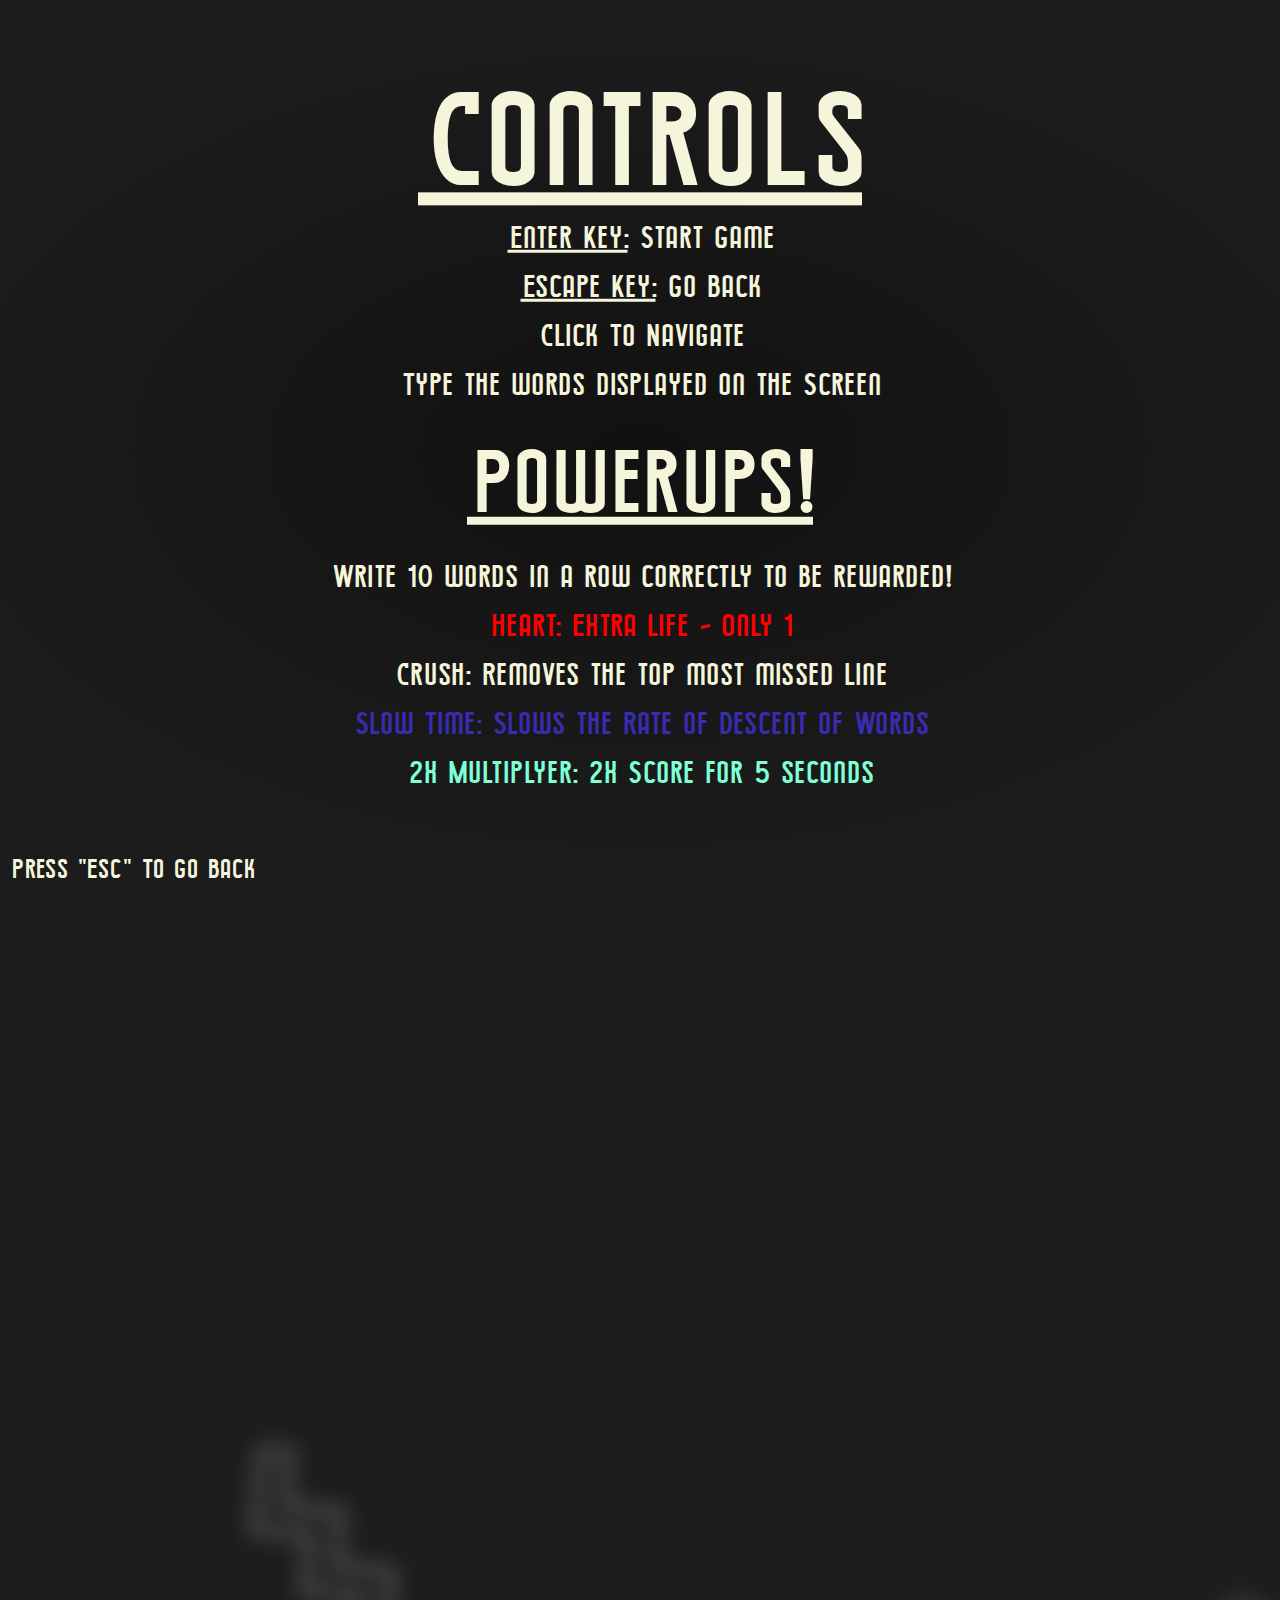
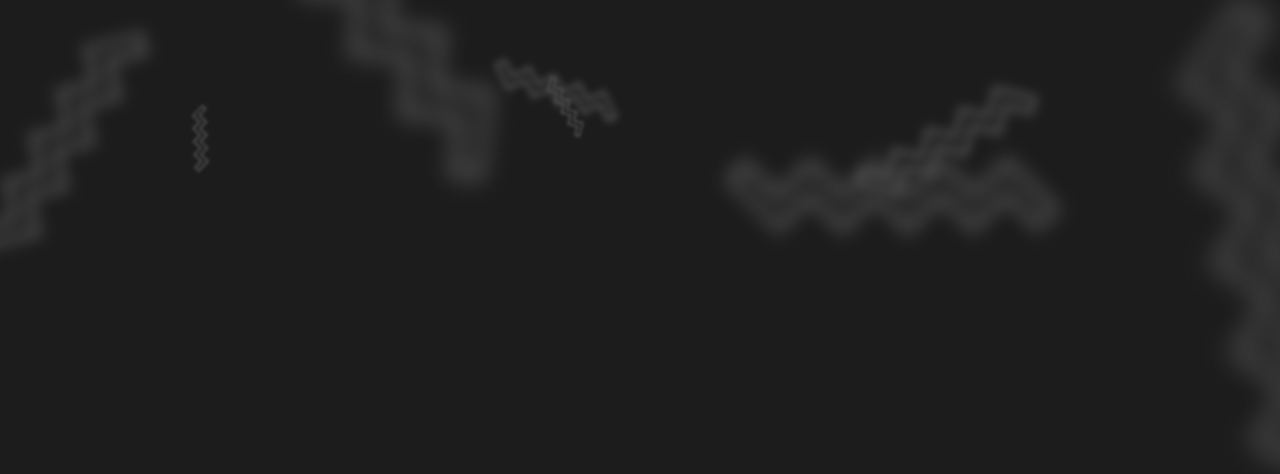
<file: controls.html>
<!DOCTYPE html>
<html lang="en">
    <title>Controls</title>
    <head>
        <!--CSS and Javascript-->
        <script src="main.js"></script>
        <link rel="stylesheet" type="text/css" href="style.css"></link>
        <link rel="stylesheet" type="text/css" href="transitions.css"></link>
        <link rel="icon" href="icon.png">
        <script>
            window.onload = () => {
              const transition_el = document.querySelector('.transition')
  
              setTimeout(() => {
                    transition_el.classList.remove('is-active')
                }, 500);
              
                document.addEventListener('keydown', function(e) {
                  if(e.keyCode == 27){
                    transition_el.classList.add('is-active')
                    console.log("bock")
                    setTimeout(() => {
                        window.location.href = "/index.html"
                    },500)
                  }
                })
              }
          </script>
    </head>

    <body class="body1">
        <!--Background Lines-->
        <div class="stars">
            <div class="star"></div>
            <div class="star"></div>
            <div class="star"></div>
            <div class="star"></div>
            <div class="star"></div>
            <div class="star"></div>
            <div class="star"></div>
            <div class="star"></div>
        </div>

        <!--Background Shapes-->
        <div>
            <svg class="svg">  
                <path d="m2.46177,126.39581c10.12618,-0.06577 20.25237,-0.13151 30.37857,-0.19726c0.06666,-10.3997 0.13333,-20.7994 0.19999,-31.19908c10.07782,0 20.15564,0 30.23346,0c0,-10.46351 0,-20.927 0,-31.39051c10.33589,0 20.67178,0 31.00767,0c0,-10.20827 0,-20.41656 0,-30.62485c10.20829,0 20.41656,0 30.62485,0c0,-10.20829 0,-20.41658 0,-30.62487c15.18483,0 30.36965,0 45.55448,0c0,5.10414 0,10.20829 0,15.31243c-10.08071,0 -20.16136,0 -30.24206,0c0,10.33589 0,20.67178 0,31.00769c-10.20829,0 -20.41656,0 -30.62485,0c0,10.33589 0,20.67178 0,31.00767c-10.20829,0 -20.41656,0 -30.62485,0c0,10.33591 0,20.6718 0,31.00767c-10.33589,0 -20.67178,0 -31.00767,0c0,10.46351 0,20.927 0,31.39049c-15.31243,0 -30.62485,0 -45.93728,0c0.68263,-5.07223 -1.16374,-10.79174 0.43769,-15.68938l0,0z" stroke-width="7" fill="none"/>
              </svg>
              
              <svg class="svg">  
                <path d="m2.46177,126.39581c10.12618,-0.06577 20.25237,-0.13151 30.37857,-0.19726c0.06666,-10.3997 0.13333,-20.7994 0.19999,-31.19908c10.07782,0 20.15564,0 30.23346,0c0,-10.46351 0,-20.927 0,-31.39051c10.33589,0 20.67178,0 31.00767,0c0,-10.20827 0,-20.41656 0,-30.62485c10.20829,0 20.41656,0 30.62485,0c0,-10.20829 0,-20.41658 0,-30.62487c15.18483,0 30.36965,0 45.55448,0c0,5.10414 0,10.20829 0,15.31243c-10.08071,0 -20.16136,0 -30.24206,0c0,10.33589 0,20.67178 0,31.00769c-10.20829,0 -20.41656,0 -30.62485,0c0,10.33589 0,20.67178 0,31.00767c-10.20829,0 -20.41656,0 -30.62485,0c0,10.33591 0,20.6718 0,31.00767c-10.33589,0 -20.67178,0 -31.00767,0c0,10.46351 0,20.927 0,31.39049c-15.31243,0 -30.62485,0 -45.93728,0c0.68263,-5.07223 -1.16374,-10.79174 0.43769,-15.68938l0,0z" stroke-width="7" fill="none"/>
              </svg>
              
              <svg class="svg">
                <path d="m2.46177,126.39581c10.12618,-0.06577 20.25237,-0.13151 30.37857,-0.19726c0.06666,-10.3997 0.13333,-20.7994 0.19999,-31.19908c10.07782,0 20.15564,0 30.23346,0c0,-10.46351 0,-20.927 0,-31.39051c10.33589,0 20.67178,0 31.00767,0c0,-10.20827 0,-20.41656 0,-30.62485c10.20829,0 20.41656,0 30.62485,0c0,-10.20829 0,-20.41658 0,-30.62487c15.18483,0 30.36965,0 45.55448,0c0,5.10414 0,10.20829 0,15.31243c-10.08071,0 -20.16136,0 -30.24206,0c0,10.33589 0,20.67178 0,31.00769c-10.20829,0 -20.41656,0 -30.62485,0c0,10.33589 0,20.67178 0,31.00767c-10.20829,0 -20.41656,0 -30.62485,0c0,10.33591 0,20.6718 0,31.00767c-10.33589,0 -20.67178,0 -31.00767,0c0,10.46351 0,20.927 0,31.39049c-15.31243,0 -30.62485,0 -45.93728,0c0.68263,-5.07223 -1.16374,-10.79174 0.43769,-15.68938l0,0z" stroke-width="7" fill="none"/>
              </svg>
              
              <svg class="svg">
                <path d="m2.46177,126.39581c10.12618,-0.06577 20.25237,-0.13151 30.37857,-0.19726c0.06666,-10.3997 0.13333,-20.7994 0.19999,-31.19908c10.07782,0 20.15564,0 30.23346,0c0,-10.46351 0,-20.927 0,-31.39051c10.33589,0 20.67178,0 31.00767,0c0,-10.20827 0,-20.41656 0,-30.62485c10.20829,0 20.41656,0 30.62485,0c0,-10.20829 0,-20.41658 0,-30.62487c15.18483,0 30.36965,0 45.55448,0c0,5.10414 0,10.20829 0,15.31243c-10.08071,0 -20.16136,0 -30.24206,0c0,10.33589 0,20.67178 0,31.00769c-10.20829,0 -20.41656,0 -30.62485,0c0,10.33589 0,20.67178 0,31.00767c-10.20829,0 -20.41656,0 -30.62485,0c0,10.33591 0,20.6718 0,31.00767c-10.33589,0 -20.67178,0 -31.00767,0c0,10.46351 0,20.927 0,31.39049c-15.31243,0 -30.62485,0 -45.93728,0c0.68263,-5.07223 -1.16374,-10.79174 0.43769,-15.68938l0,0z" stroke-width="7" fill="none"/>
              </svg>
              
              <svg class="svg">
                <path d="m2.46177,126.39581c10.12618,-0.06577 20.25237,-0.13151 30.37857,-0.19726c0.06666,-10.3997 0.13333,-20.7994 0.19999,-31.19908c10.07782,0 20.15564,0 30.23346,0c0,-10.46351 0,-20.927 0,-31.39051c10.33589,0 20.67178,0 31.00767,0c0,-10.20827 0,-20.41656 0,-30.62485c10.20829,0 20.41656,0 30.62485,0c0,-10.20829 0,-20.41658 0,-30.62487c15.18483,0 30.36965,0 45.55448,0c0,5.10414 0,10.20829 0,15.31243c-10.08071,0 -20.16136,0 -30.24206,0c0,10.33589 0,20.67178 0,31.00769c-10.20829,0 -20.41656,0 -30.62485,0c0,10.33589 0,20.67178 0,31.00767c-10.20829,0 -20.41656,0 -30.62485,0c0,10.33591 0,20.6718 0,31.00767c-10.33589,0 -20.67178,0 -31.00767,0c0,10.46351 0,20.927 0,31.39049c-15.31243,0 -30.62485,0 -45.93728,0c0.68263,-5.07223 -1.16374,-10.79174 0.43769,-15.68938l0,0z" stroke-width="7" fill="none"/>
              </svg>
              
              <svg class="svg">
                <path d="m2.46177,126.39581c10.12618,-0.06577 20.25237,-0.13151 30.37857,-0.19726c0.06666,-10.3997 0.13333,-20.7994 0.19999,-31.19908c10.07782,0 20.15564,0 30.23346,0c0,-10.46351 0,-20.927 0,-31.39051c10.33589,0 20.67178,0 31.00767,0c0,-10.20827 0,-20.41656 0,-30.62485c10.20829,0 20.41656,0 30.62485,0c0,-10.20829 0,-20.41658 0,-30.62487c15.18483,0 30.36965,0 45.55448,0c0,5.10414 0,10.20829 0,15.31243c-10.08071,0 -20.16136,0 -30.24206,0c0,10.33589 0,20.67178 0,31.00769c-10.20829,0 -20.41656,0 -30.62485,0c0,10.33589 0,20.67178 0,31.00767c-10.20829,0 -20.41656,0 -30.62485,0c0,10.33591 0,20.6718 0,31.00767c-10.33589,0 -20.67178,0 -31.00767,0c0,10.46351 0,20.927 0,31.39049c-15.31243,0 -30.62485,0 -45.93728,0c0.68263,-5.07223 -1.16374,-10.79174 0.43769,-15.68938l0,0z" stroke-width="7" fill="none"/>
              </svg>
              
              <svg class="svg">
                <path d="m2.46177,126.39581c10.12618,-0.06577 20.25237,-0.13151 30.37857,-0.19726c0.06666,-10.3997 0.13333,-20.7994 0.19999,-31.19908c10.07782,0 20.15564,0 30.23346,0c0,-10.46351 0,-20.927 0,-31.39051c10.33589,0 20.67178,0 31.00767,0c0,-10.20827 0,-20.41656 0,-30.62485c10.20829,0 20.41656,0 30.62485,0c0,-10.20829 0,-20.41658 0,-30.62487c15.18483,0 30.36965,0 45.55448,0c0,5.10414 0,10.20829 0,15.31243c-10.08071,0 -20.16136,0 -30.24206,0c0,10.33589 0,20.67178 0,31.00769c-10.20829,0 -20.41656,0 -30.62485,0c0,10.33589 0,20.67178 0,31.00767c-10.20829,0 -20.41656,0 -30.62485,0c0,10.33591 0,20.6718 0,31.00767c-10.33589,0 -20.67178,0 -31.00767,0c0,10.46351 0,20.927 0,31.39049c-15.31243,0 -30.62485,0 -45.93728,0c0.68263,-5.07223 -1.16374,-10.79174 0.43769,-15.68938l0,0z" stroke-width="7" fill="none"/>
              </svg>
              
              <svg class="svg">
                <path d="m2.46177,126.39581c10.12618,-0.06577 20.25237,-0.13151 30.37857,-0.19726c0.06666,-10.3997 0.13333,-20.7994 0.19999,-31.19908c10.07782,0 20.15564,0 30.23346,0c0,-10.46351 0,-20.927 0,-31.39051c10.33589,0 20.67178,0 31.00767,0c0,-10.20827 0,-20.41656 0,-30.62485c10.20829,0 20.41656,0 30.62485,0c0,-10.20829 0,-20.41658 0,-30.62487c15.18483,0 30.36965,0 45.55448,0c0,5.10414 0,10.20829 0,15.31243c-10.08071,0 -20.16136,0 -30.24206,0c0,10.33589 0,20.67178 0,31.00769c-10.20829,0 -20.41656,0 -30.62485,0c0,10.33589 0,20.67178 0,31.00767c-10.20829,0 -20.41656,0 -30.62485,0c0,10.33591 0,20.6718 0,31.00767c-10.33589,0 -20.67178,0 -31.00767,0c0,10.46351 0,20.927 0,31.39049c-15.31243,0 -30.62485,0 -45.93728,0c0.68263,-5.07223 -1.16374,-10.79174 0.43769,-15.68938l0,0z" stroke-width="7" fill="none"/>
              </svg>
              
              <svg class="svg">
                <path d="m2.46177,126.39581c10.12618,-0.06577 20.25237,-0.13151 30.37857,-0.19726c0.06666,-10.3997 0.13333,-20.7994 0.19999,-31.19908c10.07782,0 20.15564,0 30.23346,0c0,-10.46351 0,-20.927 0,-31.39051c10.33589,0 20.67178,0 31.00767,0c0,-10.20827 0,-20.41656 0,-30.62485c10.20829,0 20.41656,0 30.62485,0c0,-10.20829 0,-20.41658 0,-30.62487c15.18483,0 30.36965,0 45.55448,0c0,5.10414 0,10.20829 0,15.31243c-10.08071,0 -20.16136,0 -30.24206,0c0,10.33589 0,20.67178 0,31.00769c-10.20829,0 -20.41656,0 -30.62485,0c0,10.33589 0,20.67178 0,31.00767c-10.20829,0 -20.41656,0 -30.62485,0c0,10.33591 0,20.6718 0,31.00767c-10.33589,0 -20.67178,0 -31.00767,0c0,10.46351 0,20.927 0,31.39049c-15.31243,0 -30.62485,0 -45.93728,0c0.68263,-5.07223 -1.16374,-10.79174 0.43769,-15.68938l0,0z" stroke-width="7" fill="none"/>
              </svg>
        </div>

        <div class="transition transition-1 is-active"></div>

        <!--Controls Page Stuff-->
        <div style="font-family: 'pasti';color: beige; z-index: 10;font-size: 100pt; position: absolute; top: 15%; left: 50%; transform: translate(-50%, -50%);"><u>Controls</u></div>
        <div style="font-family: 'pasti'; text-align: center; color: beige; z-index: 10;font-size: 23pt; position: absolute; top: 56%; left: 50%; transform: translate(-50%, -50%);"><u>Enter Key:</u> Start Game<br><u>Escape Key:</u> Go Back<br>Click To Navigate<br>Type the words displayed on the Screen<br><u style="font-size: 67pt;">Powerups!</u><br><div>Write 10 words in a row correctly to be rewarded!</div><div style="color: red">Heart: Extra life - Only 1</div><div style="color: beige">Crush: Removes the top most missed line</div><div style="color: rgb(57, 44, 177)">Slow Time: Slows the Rate of Descent of Words</div><div style="color: aquamarine">2x Multiplyer: 2x Score for 5 seconds</div></div>
        <div style="width: 2080px;height: 1200px; position: absolute;   top: 50%; left: 50%; transform: translate(-50%, -50%);background: black;border-radius: 50%;z-index: 9;opacity: 40%;  background: radial-gradient(ellipse at center, black, transparent, transparent);            ;"></div>

        <div style="user-select: none;font-family: 'pasti';color: beige; z-index: 10;font-size: 20pt; position: absolute; bottom:0; margin: 10px;"></divstyle>Press "Esc" To Go Back</div>
    </body>
</html>
</file>
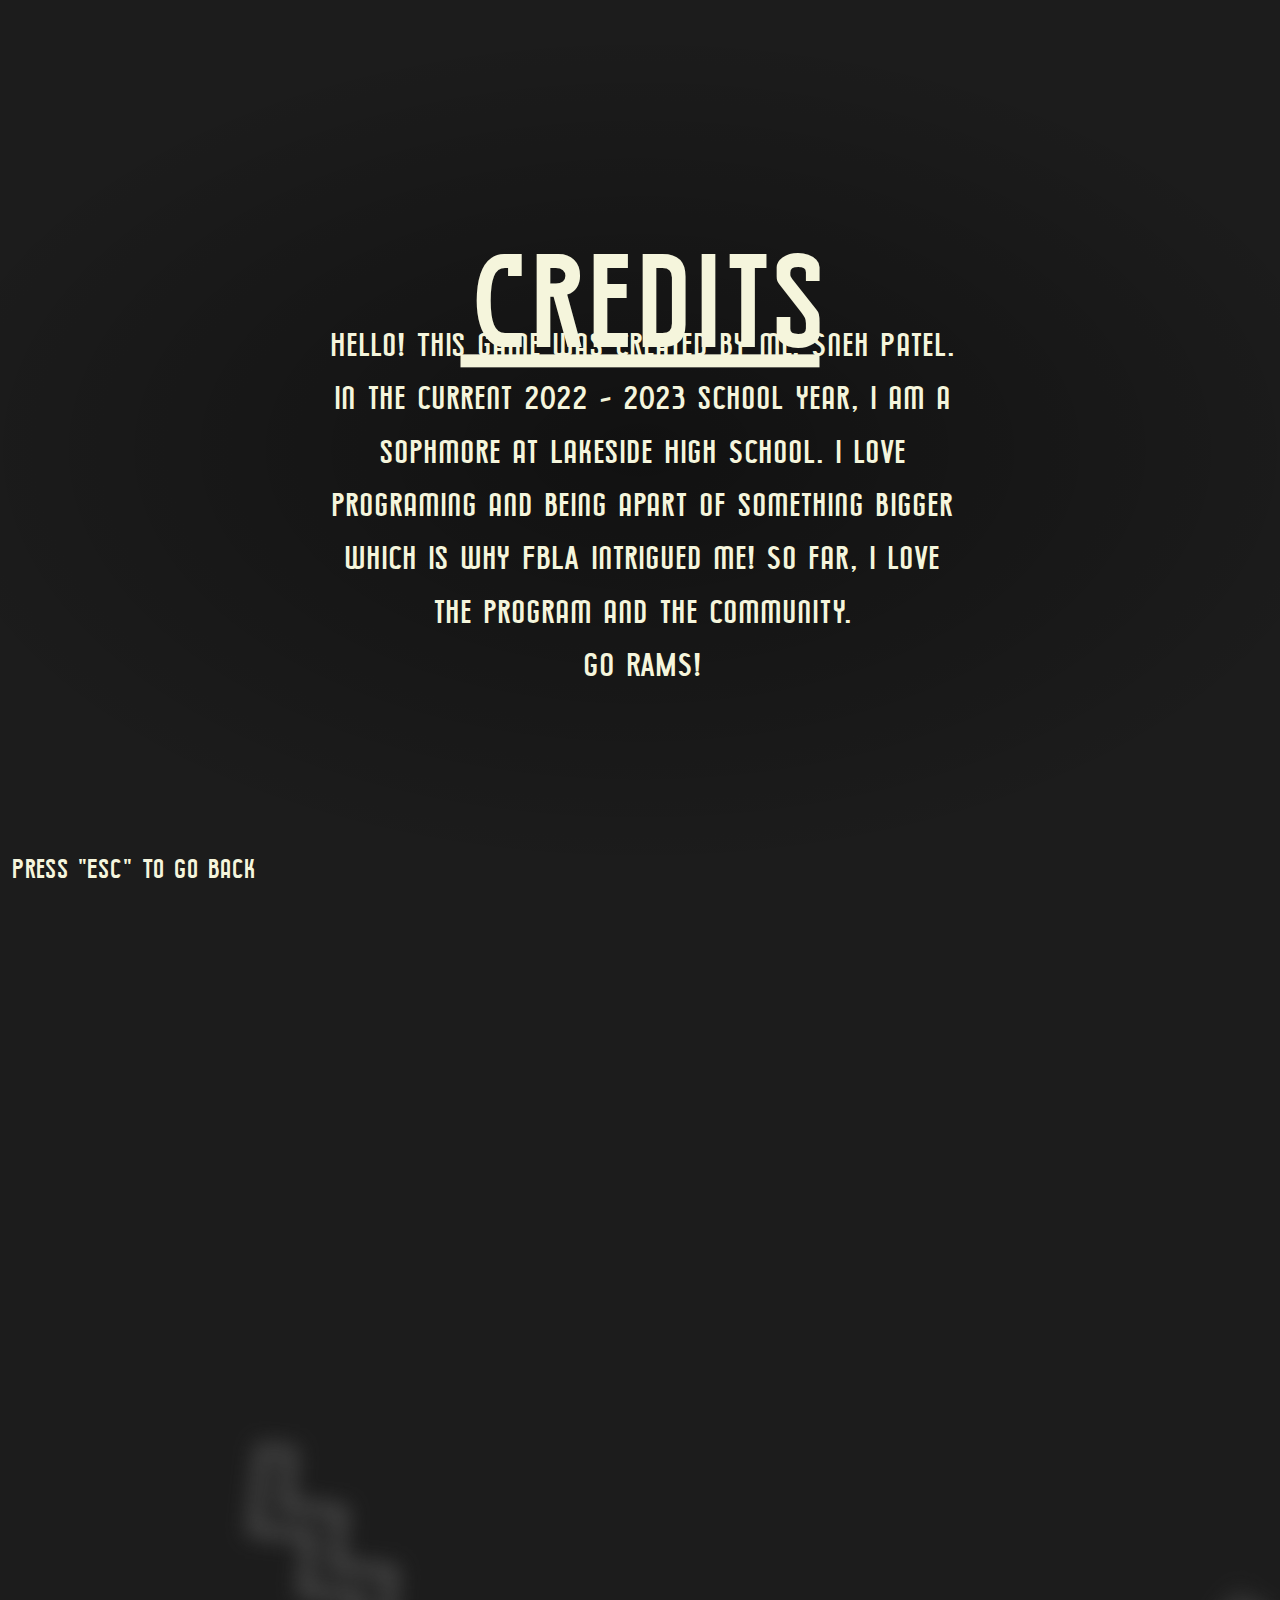
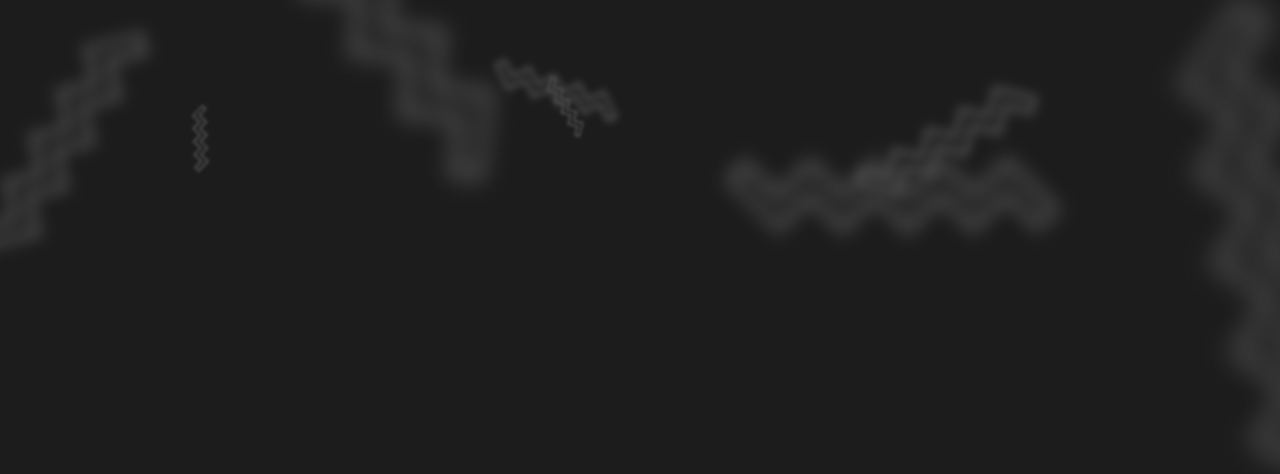
<file: credits.html>
<!DOCTYPE html>
<html lang="en">
    <title>Credits</title>
    <head>
        <!--CSS and Javascript-->
        <script src="main.js"></script>
        <script>
          window.onload = () => {
            const transition_el = document.querySelector('.transition')

            setTimeout(() => {
                  transition_el.classList.remove('is-active')
              }, 500);
            
              document.addEventListener('keydown', function(e) {
                if(e.keyCode == 27){
                  transition_el.classList.add('is-active')
                  console.log("bock")
                  setTimeout(() => {
                      window.location.href = "/index.html"
                  },500)
                }
              })
            }
        </script>
        <link rel="stylesheet" type="text/css" href="style.css"></link>
        <link rel="stylesheet" type="text/css" href="transitions.css"></link>
    </head>

    <body class="body1">
        <!--Background Lines-->
        <div class="stars">
            <div class="star"></div>
            <div class="star"></div>
            <div class="star"></div>
            <div class="star"></div>
            <div class="star"></div>
            <div class="star"></div>
            <div class="star"></div>
            <div class="star"></div>
        </div>

        <!--Background Shapes-->
        <div>
            <svg class="svg">  
                <path d="m2.46177,126.39581c10.12618,-0.06577 20.25237,-0.13151 30.37857,-0.19726c0.06666,-10.3997 0.13333,-20.7994 0.19999,-31.19908c10.07782,0 20.15564,0 30.23346,0c0,-10.46351 0,-20.927 0,-31.39051c10.33589,0 20.67178,0 31.00767,0c0,-10.20827 0,-20.41656 0,-30.62485c10.20829,0 20.41656,0 30.62485,0c0,-10.20829 0,-20.41658 0,-30.62487c15.18483,0 30.36965,0 45.55448,0c0,5.10414 0,10.20829 0,15.31243c-10.08071,0 -20.16136,0 -30.24206,0c0,10.33589 0,20.67178 0,31.00769c-10.20829,0 -20.41656,0 -30.62485,0c0,10.33589 0,20.67178 0,31.00767c-10.20829,0 -20.41656,0 -30.62485,0c0,10.33591 0,20.6718 0,31.00767c-10.33589,0 -20.67178,0 -31.00767,0c0,10.46351 0,20.927 0,31.39049c-15.31243,0 -30.62485,0 -45.93728,0c0.68263,-5.07223 -1.16374,-10.79174 0.43769,-15.68938l0,0z" stroke-width="7" fill="none"/>
              </svg>
              
              <svg class="svg">  
                <path d="m2.46177,126.39581c10.12618,-0.06577 20.25237,-0.13151 30.37857,-0.19726c0.06666,-10.3997 0.13333,-20.7994 0.19999,-31.19908c10.07782,0 20.15564,0 30.23346,0c0,-10.46351 0,-20.927 0,-31.39051c10.33589,0 20.67178,0 31.00767,0c0,-10.20827 0,-20.41656 0,-30.62485c10.20829,0 20.41656,0 30.62485,0c0,-10.20829 0,-20.41658 0,-30.62487c15.18483,0 30.36965,0 45.55448,0c0,5.10414 0,10.20829 0,15.31243c-10.08071,0 -20.16136,0 -30.24206,0c0,10.33589 0,20.67178 0,31.00769c-10.20829,0 -20.41656,0 -30.62485,0c0,10.33589 0,20.67178 0,31.00767c-10.20829,0 -20.41656,0 -30.62485,0c0,10.33591 0,20.6718 0,31.00767c-10.33589,0 -20.67178,0 -31.00767,0c0,10.46351 0,20.927 0,31.39049c-15.31243,0 -30.62485,0 -45.93728,0c0.68263,-5.07223 -1.16374,-10.79174 0.43769,-15.68938l0,0z" stroke-width="7" fill="none"/>
              </svg>
              
              <svg class="svg">
                <path d="m2.46177,126.39581c10.12618,-0.06577 20.25237,-0.13151 30.37857,-0.19726c0.06666,-10.3997 0.13333,-20.7994 0.19999,-31.19908c10.07782,0 20.15564,0 30.23346,0c0,-10.46351 0,-20.927 0,-31.39051c10.33589,0 20.67178,0 31.00767,0c0,-10.20827 0,-20.41656 0,-30.62485c10.20829,0 20.41656,0 30.62485,0c0,-10.20829 0,-20.41658 0,-30.62487c15.18483,0 30.36965,0 45.55448,0c0,5.10414 0,10.20829 0,15.31243c-10.08071,0 -20.16136,0 -30.24206,0c0,10.33589 0,20.67178 0,31.00769c-10.20829,0 -20.41656,0 -30.62485,0c0,10.33589 0,20.67178 0,31.00767c-10.20829,0 -20.41656,0 -30.62485,0c0,10.33591 0,20.6718 0,31.00767c-10.33589,0 -20.67178,0 -31.00767,0c0,10.46351 0,20.927 0,31.39049c-15.31243,0 -30.62485,0 -45.93728,0c0.68263,-5.07223 -1.16374,-10.79174 0.43769,-15.68938l0,0z" stroke-width="7" fill="none"/>
              </svg>
              
              <svg class="svg">
                <path d="m2.46177,126.39581c10.12618,-0.06577 20.25237,-0.13151 30.37857,-0.19726c0.06666,-10.3997 0.13333,-20.7994 0.19999,-31.19908c10.07782,0 20.15564,0 30.23346,0c0,-10.46351 0,-20.927 0,-31.39051c10.33589,0 20.67178,0 31.00767,0c0,-10.20827 0,-20.41656 0,-30.62485c10.20829,0 20.41656,0 30.62485,0c0,-10.20829 0,-20.41658 0,-30.62487c15.18483,0 30.36965,0 45.55448,0c0,5.10414 0,10.20829 0,15.31243c-10.08071,0 -20.16136,0 -30.24206,0c0,10.33589 0,20.67178 0,31.00769c-10.20829,0 -20.41656,0 -30.62485,0c0,10.33589 0,20.67178 0,31.00767c-10.20829,0 -20.41656,0 -30.62485,0c0,10.33591 0,20.6718 0,31.00767c-10.33589,0 -20.67178,0 -31.00767,0c0,10.46351 0,20.927 0,31.39049c-15.31243,0 -30.62485,0 -45.93728,0c0.68263,-5.07223 -1.16374,-10.79174 0.43769,-15.68938l0,0z" stroke-width="7" fill="none"/>
              </svg>
              
              <svg class="svg">
                <path d="m2.46177,126.39581c10.12618,-0.06577 20.25237,-0.13151 30.37857,-0.19726c0.06666,-10.3997 0.13333,-20.7994 0.19999,-31.19908c10.07782,0 20.15564,0 30.23346,0c0,-10.46351 0,-20.927 0,-31.39051c10.33589,0 20.67178,0 31.00767,0c0,-10.20827 0,-20.41656 0,-30.62485c10.20829,0 20.41656,0 30.62485,0c0,-10.20829 0,-20.41658 0,-30.62487c15.18483,0 30.36965,0 45.55448,0c0,5.10414 0,10.20829 0,15.31243c-10.08071,0 -20.16136,0 -30.24206,0c0,10.33589 0,20.67178 0,31.00769c-10.20829,0 -20.41656,0 -30.62485,0c0,10.33589 0,20.67178 0,31.00767c-10.20829,0 -20.41656,0 -30.62485,0c0,10.33591 0,20.6718 0,31.00767c-10.33589,0 -20.67178,0 -31.00767,0c0,10.46351 0,20.927 0,31.39049c-15.31243,0 -30.62485,0 -45.93728,0c0.68263,-5.07223 -1.16374,-10.79174 0.43769,-15.68938l0,0z" stroke-width="7" fill="none"/>
              </svg>
              
              <svg class="svg">
                <path d="m2.46177,126.39581c10.12618,-0.06577 20.25237,-0.13151 30.37857,-0.19726c0.06666,-10.3997 0.13333,-20.7994 0.19999,-31.19908c10.07782,0 20.15564,0 30.23346,0c0,-10.46351 0,-20.927 0,-31.39051c10.33589,0 20.67178,0 31.00767,0c0,-10.20827 0,-20.41656 0,-30.62485c10.20829,0 20.41656,0 30.62485,0c0,-10.20829 0,-20.41658 0,-30.62487c15.18483,0 30.36965,0 45.55448,0c0,5.10414 0,10.20829 0,15.31243c-10.08071,0 -20.16136,0 -30.24206,0c0,10.33589 0,20.67178 0,31.00769c-10.20829,0 -20.41656,0 -30.62485,0c0,10.33589 0,20.67178 0,31.00767c-10.20829,0 -20.41656,0 -30.62485,0c0,10.33591 0,20.6718 0,31.00767c-10.33589,0 -20.67178,0 -31.00767,0c0,10.46351 0,20.927 0,31.39049c-15.31243,0 -30.62485,0 -45.93728,0c0.68263,-5.07223 -1.16374,-10.79174 0.43769,-15.68938l0,0z" stroke-width="7" fill="none"/>
              </svg>
              
              <svg class="svg">
                <path d="m2.46177,126.39581c10.12618,-0.06577 20.25237,-0.13151 30.37857,-0.19726c0.06666,-10.3997 0.13333,-20.7994 0.19999,-31.19908c10.07782,0 20.15564,0 30.23346,0c0,-10.46351 0,-20.927 0,-31.39051c10.33589,0 20.67178,0 31.00767,0c0,-10.20827 0,-20.41656 0,-30.62485c10.20829,0 20.41656,0 30.62485,0c0,-10.20829 0,-20.41658 0,-30.62487c15.18483,0 30.36965,0 45.55448,0c0,5.10414 0,10.20829 0,15.31243c-10.08071,0 -20.16136,0 -30.24206,0c0,10.33589 0,20.67178 0,31.00769c-10.20829,0 -20.41656,0 -30.62485,0c0,10.33589 0,20.67178 0,31.00767c-10.20829,0 -20.41656,0 -30.62485,0c0,10.33591 0,20.6718 0,31.00767c-10.33589,0 -20.67178,0 -31.00767,0c0,10.46351 0,20.927 0,31.39049c-15.31243,0 -30.62485,0 -45.93728,0c0.68263,-5.07223 -1.16374,-10.79174 0.43769,-15.68938l0,0z" stroke-width="7" fill="none"/>
              </svg>
              
              <svg class="svg">
                <path d="m2.46177,126.39581c10.12618,-0.06577 20.25237,-0.13151 30.37857,-0.19726c0.06666,-10.3997 0.13333,-20.7994 0.19999,-31.19908c10.07782,0 20.15564,0 30.23346,0c0,-10.46351 0,-20.927 0,-31.39051c10.33589,0 20.67178,0 31.00767,0c0,-10.20827 0,-20.41656 0,-30.62485c10.20829,0 20.41656,0 30.62485,0c0,-10.20829 0,-20.41658 0,-30.62487c15.18483,0 30.36965,0 45.55448,0c0,5.10414 0,10.20829 0,15.31243c-10.08071,0 -20.16136,0 -30.24206,0c0,10.33589 0,20.67178 0,31.00769c-10.20829,0 -20.41656,0 -30.62485,0c0,10.33589 0,20.67178 0,31.00767c-10.20829,0 -20.41656,0 -30.62485,0c0,10.33591 0,20.6718 0,31.00767c-10.33589,0 -20.67178,0 -31.00767,0c0,10.46351 0,20.927 0,31.39049c-15.31243,0 -30.62485,0 -45.93728,0c0.68263,-5.07223 -1.16374,-10.79174 0.43769,-15.68938l0,0z" stroke-width="7" fill="none"/>
              </svg>
              
              <svg class="svg">
                <path d="m2.46177,126.39581c10.12618,-0.06577 20.25237,-0.13151 30.37857,-0.19726c0.06666,-10.3997 0.13333,-20.7994 0.19999,-31.19908c10.07782,0 20.15564,0 30.23346,0c0,-10.46351 0,-20.927 0,-31.39051c10.33589,0 20.67178,0 31.00767,0c0,-10.20827 0,-20.41656 0,-30.62485c10.20829,0 20.41656,0 30.62485,0c0,-10.20829 0,-20.41658 0,-30.62487c15.18483,0 30.36965,0 45.55448,0c0,5.10414 0,10.20829 0,15.31243c-10.08071,0 -20.16136,0 -30.24206,0c0,10.33589 0,20.67178 0,31.00769c-10.20829,0 -20.41656,0 -30.62485,0c0,10.33589 0,20.67178 0,31.00767c-10.20829,0 -20.41656,0 -30.62485,0c0,10.33591 0,20.6718 0,31.00767c-10.33589,0 -20.67178,0 -31.00767,0c0,10.46351 0,20.927 0,31.39049c-15.31243,0 -30.62485,0 -45.93728,0c0.68263,-5.07223 -1.16374,-10.79174 0.43769,-15.68938l0,0z" stroke-width="7" fill="none"/>
              </svg>
        </div>

        <div class="transition transition-1 is-active"></div>

        <!--Credits Page Stuff-->
        <div style="user-select: none;">
            <div style="font-family: 'pasti';color: beige; z-index: 10;font-size: 100pt; position: absolute; top: 33%; left: 50%; transform: translate(-50%, -50%);"><u>Credits</u></div>
            <div style="font-family: 'pasti'; text-align: center; color: beige; z-index: 10;font-size: 25pt; position: absolute; top: 56%; left: 50%; transform: translate(-50%, -50%);">Hello! This game was created by me, Sneh Patel. In the current 2022 - 2023 school year, I am a sophmore at Lakeside High School. I love programing and being apart of something bigger which is why FBLA intrigued me! So far, I love the program and the community. <br>GO RAMS!</div>
            <div style="width: 2080px;height: 1200px; position: absolute;   top: 50%; left: 50%; transform: translate(-50%, -50%);background: black;border-radius: 50%;z-index: 9;opacity: 40%;  background: radial-gradient(ellipse at center, black, transparent, transparent);            ;"></div>
        </div>
        <div style="user-select: none;font-family: 'pasti';color: beige; z-index: 10;font-size: 20pt; position: absolute; bottom:0; margin: 10px;"></divstyle>Press "Esc" To Go Back</div>
    </body>
</html>
</file>
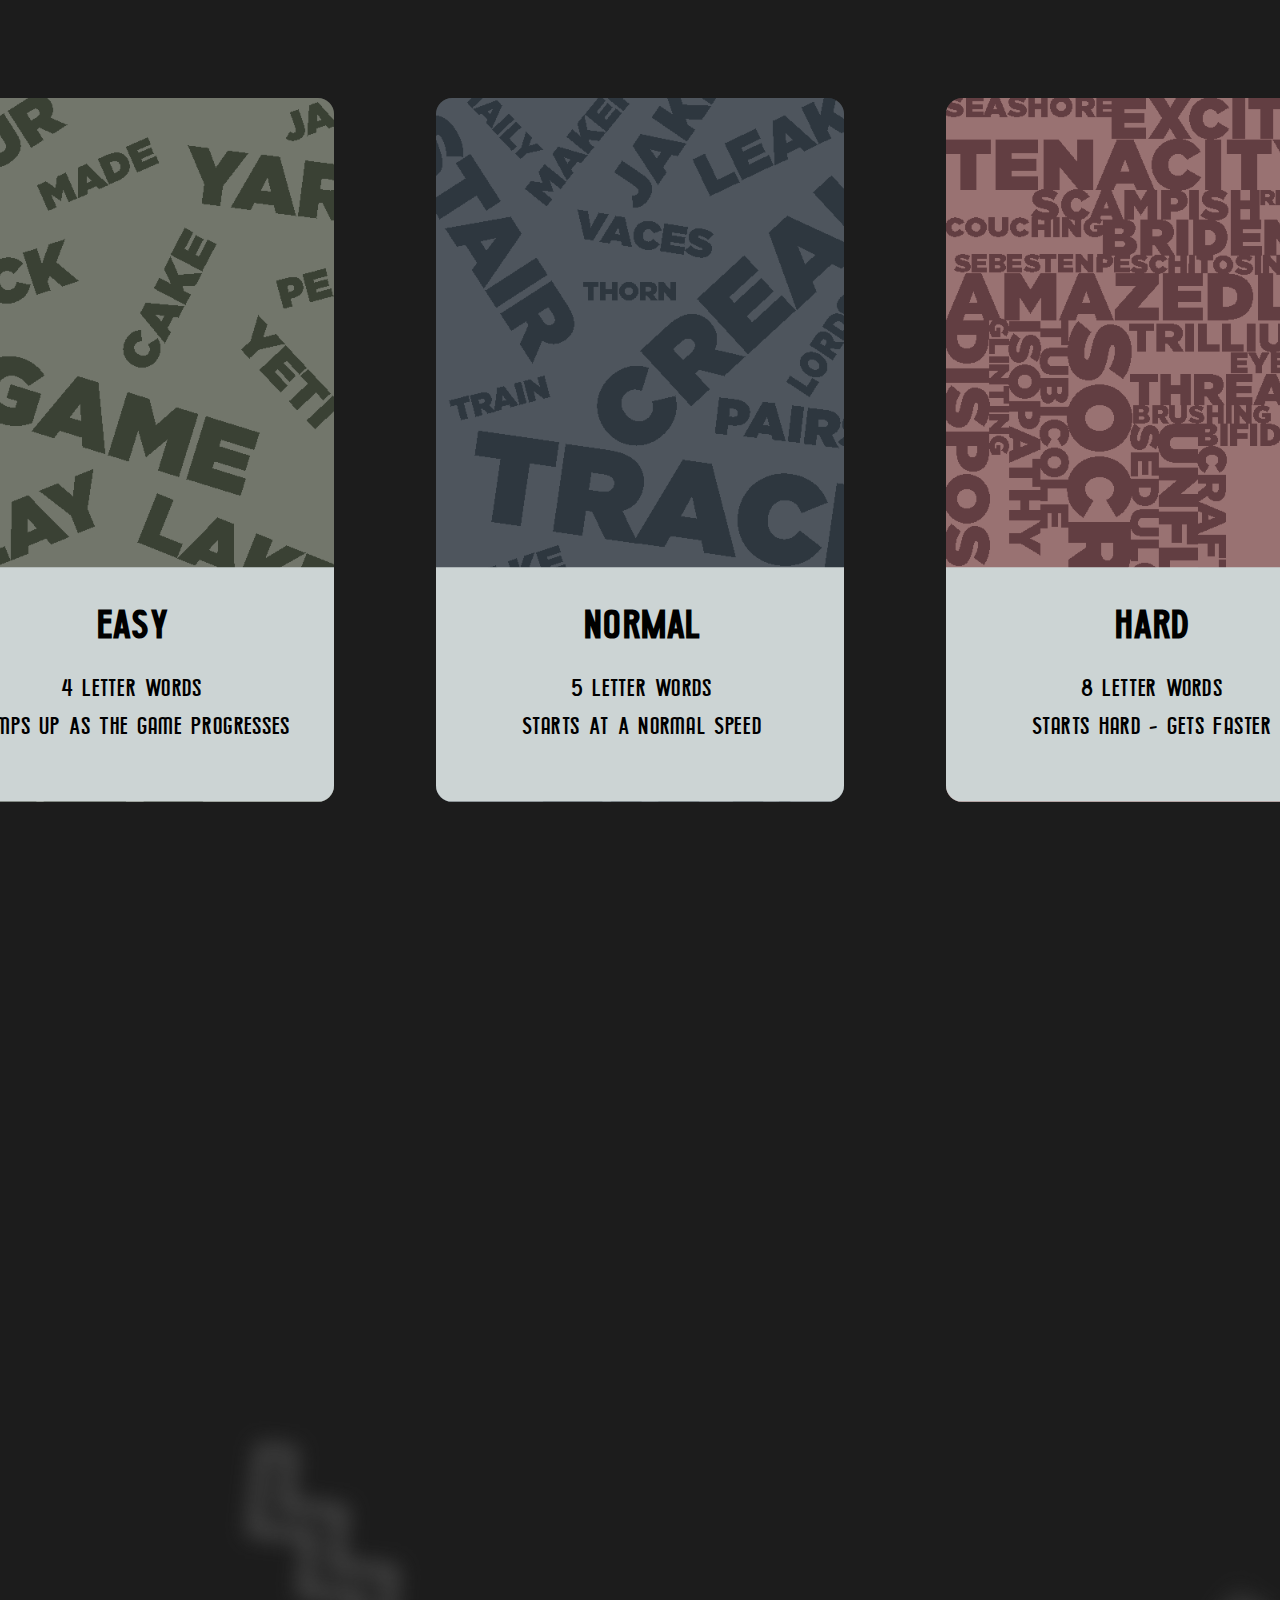
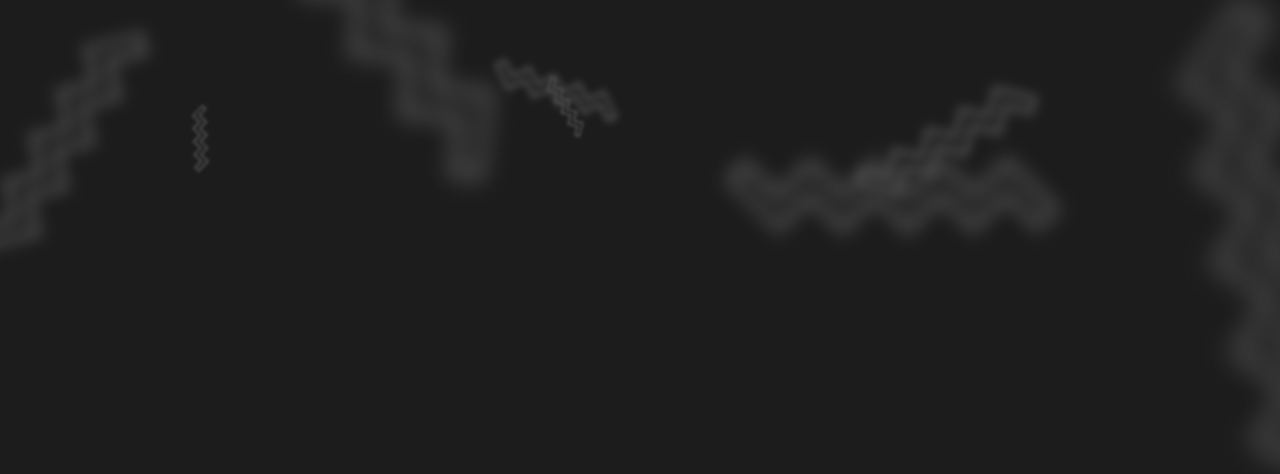
<file: play.html>
<!DOCTYPE html>
<html lang="en">
    <title>Gamemodes</title>
    <head>
        <!--CSS and Javascript-->
        <script src="main.js"></script>
        <link rel="stylesheet" type="text/css" href="style.css"></link>
        <link rel="stylesheet" type="text/css" href="transitions.css"></link>
        <link rel="icon" href="icon.png">
        <script>
            window.onload = () => {
              const transition_el = document.querySelector('.transition')
              const easyGroup = document.getElementById('easyGroup')
              const normalGroup = document.getElementById('normalGroup')
              const hardGroup = document.getElementById('hardGroup')
  
              setTimeout(() => {
                    transition_el.classList.remove('is-active')
                }, 500);
              
                document.addEventListener('keydown', function(e) {
                  if(e.keyCode == 27){
                    transition_el.classList.add('is-active')
                    console.log("bock")
                    setTimeout(() => {
                        window.location.href = "/index.html"
                    },500)
                  }
                })

              easyGroup.addEventListener('click', function(e) {
                  transition_el.classList.add('is-active')
                  console.log("bock")
                  setTimeout(() => {
                      window.location.href = "/Gamemodes/easyGM.html"
                  },500)
              })

              normalGroup.addEventListener('click', function(e) {
                    transition_el.classList.add('is-active')
                    console.log("bock")
                    setTimeout(() => {
                        window.location.href = "/Gamemodes/normalGP.html"
                    },500)
                })
              
              hardGroup.addEventListener('click', function(e) {
                    transition_el.classList.add('is-active')
                    console.log("bock")
                    setTimeout(() => {
                        window.location.href = "/Gamemodes/hardGP.html"
                    },500)
                })
              }
          </script>
    </head>

    <body class="body1">
        <!--Background Lines-->
        <div class="stars">
            <div class="star"></div>
            <div class="star"></div>
            <div class="star"></div>
            <div class="star"></div>
            <div class="star"></div>
            <div class="star"></div>
            <div class="star"></div>
            <div class="star"></div>
        </div>

        <!--Background Shapes-->
        <div>
            <svg class="svg">  
                <path d="m2.46177,126.39581c10.12618,-0.06577 20.25237,-0.13151 30.37857,-0.19726c0.06666,-10.3997 0.13333,-20.7994 0.19999,-31.19908c10.07782,0 20.15564,0 30.23346,0c0,-10.46351 0,-20.927 0,-31.39051c10.33589,0 20.67178,0 31.00767,0c0,-10.20827 0,-20.41656 0,-30.62485c10.20829,0 20.41656,0 30.62485,0c0,-10.20829 0,-20.41658 0,-30.62487c15.18483,0 30.36965,0 45.55448,0c0,5.10414 0,10.20829 0,15.31243c-10.08071,0 -20.16136,0 -30.24206,0c0,10.33589 0,20.67178 0,31.00769c-10.20829,0 -20.41656,0 -30.62485,0c0,10.33589 0,20.67178 0,31.00767c-10.20829,0 -20.41656,0 -30.62485,0c0,10.33591 0,20.6718 0,31.00767c-10.33589,0 -20.67178,0 -31.00767,0c0,10.46351 0,20.927 0,31.39049c-15.31243,0 -30.62485,0 -45.93728,0c0.68263,-5.07223 -1.16374,-10.79174 0.43769,-15.68938l0,0z" stroke-width="7" fill="none"/>
              </svg>
              
              <svg class="svg">  
                <path d="m2.46177,126.39581c10.12618,-0.06577 20.25237,-0.13151 30.37857,-0.19726c0.06666,-10.3997 0.13333,-20.7994 0.19999,-31.19908c10.07782,0 20.15564,0 30.23346,0c0,-10.46351 0,-20.927 0,-31.39051c10.33589,0 20.67178,0 31.00767,0c0,-10.20827 0,-20.41656 0,-30.62485c10.20829,0 20.41656,0 30.62485,0c0,-10.20829 0,-20.41658 0,-30.62487c15.18483,0 30.36965,0 45.55448,0c0,5.10414 0,10.20829 0,15.31243c-10.08071,0 -20.16136,0 -30.24206,0c0,10.33589 0,20.67178 0,31.00769c-10.20829,0 -20.41656,0 -30.62485,0c0,10.33589 0,20.67178 0,31.00767c-10.20829,0 -20.41656,0 -30.62485,0c0,10.33591 0,20.6718 0,31.00767c-10.33589,0 -20.67178,0 -31.00767,0c0,10.46351 0,20.927 0,31.39049c-15.31243,0 -30.62485,0 -45.93728,0c0.68263,-5.07223 -1.16374,-10.79174 0.43769,-15.68938l0,0z" stroke-width="7" fill="none"/>
              </svg>
              
              <svg class="svg">
                <path d="m2.46177,126.39581c10.12618,-0.06577 20.25237,-0.13151 30.37857,-0.19726c0.06666,-10.3997 0.13333,-20.7994 0.19999,-31.19908c10.07782,0 20.15564,0 30.23346,0c0,-10.46351 0,-20.927 0,-31.39051c10.33589,0 20.67178,0 31.00767,0c0,-10.20827 0,-20.41656 0,-30.62485c10.20829,0 20.41656,0 30.62485,0c0,-10.20829 0,-20.41658 0,-30.62487c15.18483,0 30.36965,0 45.55448,0c0,5.10414 0,10.20829 0,15.31243c-10.08071,0 -20.16136,0 -30.24206,0c0,10.33589 0,20.67178 0,31.00769c-10.20829,0 -20.41656,0 -30.62485,0c0,10.33589 0,20.67178 0,31.00767c-10.20829,0 -20.41656,0 -30.62485,0c0,10.33591 0,20.6718 0,31.00767c-10.33589,0 -20.67178,0 -31.00767,0c0,10.46351 0,20.927 0,31.39049c-15.31243,0 -30.62485,0 -45.93728,0c0.68263,-5.07223 -1.16374,-10.79174 0.43769,-15.68938l0,0z" stroke-width="7" fill="none"/>
              </svg>
              
              <svg class="svg">
                <path d="m2.46177,126.39581c10.12618,-0.06577 20.25237,-0.13151 30.37857,-0.19726c0.06666,-10.3997 0.13333,-20.7994 0.19999,-31.19908c10.07782,0 20.15564,0 30.23346,0c0,-10.46351 0,-20.927 0,-31.39051c10.33589,0 20.67178,0 31.00767,0c0,-10.20827 0,-20.41656 0,-30.62485c10.20829,0 20.41656,0 30.62485,0c0,-10.20829 0,-20.41658 0,-30.62487c15.18483,0 30.36965,0 45.55448,0c0,5.10414 0,10.20829 0,15.31243c-10.08071,0 -20.16136,0 -30.24206,0c0,10.33589 0,20.67178 0,31.00769c-10.20829,0 -20.41656,0 -30.62485,0c0,10.33589 0,20.67178 0,31.00767c-10.20829,0 -20.41656,0 -30.62485,0c0,10.33591 0,20.6718 0,31.00767c-10.33589,0 -20.67178,0 -31.00767,0c0,10.46351 0,20.927 0,31.39049c-15.31243,0 -30.62485,0 -45.93728,0c0.68263,-5.07223 -1.16374,-10.79174 0.43769,-15.68938l0,0z" stroke-width="7" fill="none"/>
              </svg>
              
              <svg class="svg">
                <path d="m2.46177,126.39581c10.12618,-0.06577 20.25237,-0.13151 30.37857,-0.19726c0.06666,-10.3997 0.13333,-20.7994 0.19999,-31.19908c10.07782,0 20.15564,0 30.23346,0c0,-10.46351 0,-20.927 0,-31.39051c10.33589,0 20.67178,0 31.00767,0c0,-10.20827 0,-20.41656 0,-30.62485c10.20829,0 20.41656,0 30.62485,0c0,-10.20829 0,-20.41658 0,-30.62487c15.18483,0 30.36965,0 45.55448,0c0,5.10414 0,10.20829 0,15.31243c-10.08071,0 -20.16136,0 -30.24206,0c0,10.33589 0,20.67178 0,31.00769c-10.20829,0 -20.41656,0 -30.62485,0c0,10.33589 0,20.67178 0,31.00767c-10.20829,0 -20.41656,0 -30.62485,0c0,10.33591 0,20.6718 0,31.00767c-10.33589,0 -20.67178,0 -31.00767,0c0,10.46351 0,20.927 0,31.39049c-15.31243,0 -30.62485,0 -45.93728,0c0.68263,-5.07223 -1.16374,-10.79174 0.43769,-15.68938l0,0z" stroke-width="7" fill="none"/>
              </svg>
              
              <svg class="svg">
                <path d="m2.46177,126.39581c10.12618,-0.06577 20.25237,-0.13151 30.37857,-0.19726c0.06666,-10.3997 0.13333,-20.7994 0.19999,-31.19908c10.07782,0 20.15564,0 30.23346,0c0,-10.46351 0,-20.927 0,-31.39051c10.33589,0 20.67178,0 31.00767,0c0,-10.20827 0,-20.41656 0,-30.62485c10.20829,0 20.41656,0 30.62485,0c0,-10.20829 0,-20.41658 0,-30.62487c15.18483,0 30.36965,0 45.55448,0c0,5.10414 0,10.20829 0,15.31243c-10.08071,0 -20.16136,0 -30.24206,0c0,10.33589 0,20.67178 0,31.00769c-10.20829,0 -20.41656,0 -30.62485,0c0,10.33589 0,20.67178 0,31.00767c-10.20829,0 -20.41656,0 -30.62485,0c0,10.33591 0,20.6718 0,31.00767c-10.33589,0 -20.67178,0 -31.00767,0c0,10.46351 0,20.927 0,31.39049c-15.31243,0 -30.62485,0 -45.93728,0c0.68263,-5.07223 -1.16374,-10.79174 0.43769,-15.68938l0,0z" stroke-width="7" fill="none"/>
              </svg>
              
              <svg class="svg">
                <path d="m2.46177,126.39581c10.12618,-0.06577 20.25237,-0.13151 30.37857,-0.19726c0.06666,-10.3997 0.13333,-20.7994 0.19999,-31.19908c10.07782,0 20.15564,0 30.23346,0c0,-10.46351 0,-20.927 0,-31.39051c10.33589,0 20.67178,0 31.00767,0c0,-10.20827 0,-20.41656 0,-30.62485c10.20829,0 20.41656,0 30.62485,0c0,-10.20829 0,-20.41658 0,-30.62487c15.18483,0 30.36965,0 45.55448,0c0,5.10414 0,10.20829 0,15.31243c-10.08071,0 -20.16136,0 -30.24206,0c0,10.33589 0,20.67178 0,31.00769c-10.20829,0 -20.41656,0 -30.62485,0c0,10.33589 0,20.67178 0,31.00767c-10.20829,0 -20.41656,0 -30.62485,0c0,10.33591 0,20.6718 0,31.00767c-10.33589,0 -20.67178,0 -31.00767,0c0,10.46351 0,20.927 0,31.39049c-15.31243,0 -30.62485,0 -45.93728,0c0.68263,-5.07223 -1.16374,-10.79174 0.43769,-15.68938l0,0z" stroke-width="7" fill="none"/>
              </svg>
              
              <svg class="svg">
                <path d="m2.46177,126.39581c10.12618,-0.06577 20.25237,-0.13151 30.37857,-0.19726c0.06666,-10.3997 0.13333,-20.7994 0.19999,-31.19908c10.07782,0 20.15564,0 30.23346,0c0,-10.46351 0,-20.927 0,-31.39051c10.33589,0 20.67178,0 31.00767,0c0,-10.20827 0,-20.41656 0,-30.62485c10.20829,0 20.41656,0 30.62485,0c0,-10.20829 0,-20.41658 0,-30.62487c15.18483,0 30.36965,0 45.55448,0c0,5.10414 0,10.20829 0,15.31243c-10.08071,0 -20.16136,0 -30.24206,0c0,10.33589 0,20.67178 0,31.00769c-10.20829,0 -20.41656,0 -30.62485,0c0,10.33589 0,20.67178 0,31.00767c-10.20829,0 -20.41656,0 -30.62485,0c0,10.33591 0,20.6718 0,31.00767c-10.33589,0 -20.67178,0 -31.00767,0c0,10.46351 0,20.927 0,31.39049c-15.31243,0 -30.62485,0 -45.93728,0c0.68263,-5.07223 -1.16374,-10.79174 0.43769,-15.68938l0,0z" stroke-width="7" fill="none"/>
              </svg>
              
              <svg class="svg">
                <path d="m2.46177,126.39581c10.12618,-0.06577 20.25237,-0.13151 30.37857,-0.19726c0.06666,-10.3997 0.13333,-20.7994 0.19999,-31.19908c10.07782,0 20.15564,0 30.23346,0c0,-10.46351 0,-20.927 0,-31.39051c10.33589,0 20.67178,0 31.00767,0c0,-10.20827 0,-20.41656 0,-30.62485c10.20829,0 20.41656,0 30.62485,0c0,-10.20829 0,-20.41658 0,-30.62487c15.18483,0 30.36965,0 45.55448,0c0,5.10414 0,10.20829 0,15.31243c-10.08071,0 -20.16136,0 -30.24206,0c0,10.33589 0,20.67178 0,31.00769c-10.20829,0 -20.41656,0 -30.62485,0c0,10.33589 0,20.67178 0,31.00767c-10.20829,0 -20.41656,0 -30.62485,0c0,10.33591 0,20.6718 0,31.00767c-10.33589,0 -20.67178,0 -31.00767,0c0,10.46351 0,20.927 0,31.39049c-15.31243,0 -30.62485,0 -45.93728,0c0.68263,-5.07223 -1.16374,-10.79174 0.43769,-15.68938l0,0z" stroke-width="7" fill="none"/>
              </svg>
        </div>

        <div class="transition transition-1 is-active"></div>

        <!--Play Page Stuff-->
        <div class="difficultyMenu">
            <div id="easyGroup">
                <div id="easy"></div>
                <div id="white1"><h1 style="font-family: pasti; text-align: center; font-size: 50px; margin-top: 30px;">EASY</h1><br><p style="font-family: pasti; text-align: center; font-size: 30px; margin-top: -10px;">4 Letter Words<br>Ramps Up As The Game Progresses</p></div>
            </div>
            <div id="grey1"></div>
            <div id="normalGroup">
                <div id="normal"></div>
                <div id="white2"><h1 style="font-family: pasti; text-align: center; font-size: 50px; margin-top: 30px;">NORMAL</h1><br><p style="font-family: pasti; text-align: center; font-size: 30px; margin-top: -10px;">5 Letter Words<br>Starts At A Normal Speed</p></div>
            </div>
            <div id="grey2"></div>
            <div id="hardGroup">
                <div id="hard"></div>
                <div id="white3"><h1 style="font-family: pasti; text-align: center; font-size: 50px; margin-top: 30px;">HARD</h1><br><p style="font-family: pasti; text-align: center; font-size: 30px; margin-top: -10px;">8 Letter Words<br>Starts Hard - Gets Faster</p></div>
            </div>
            <div id="grey3"></div>
        </div>

    </body>
</html>
</file>
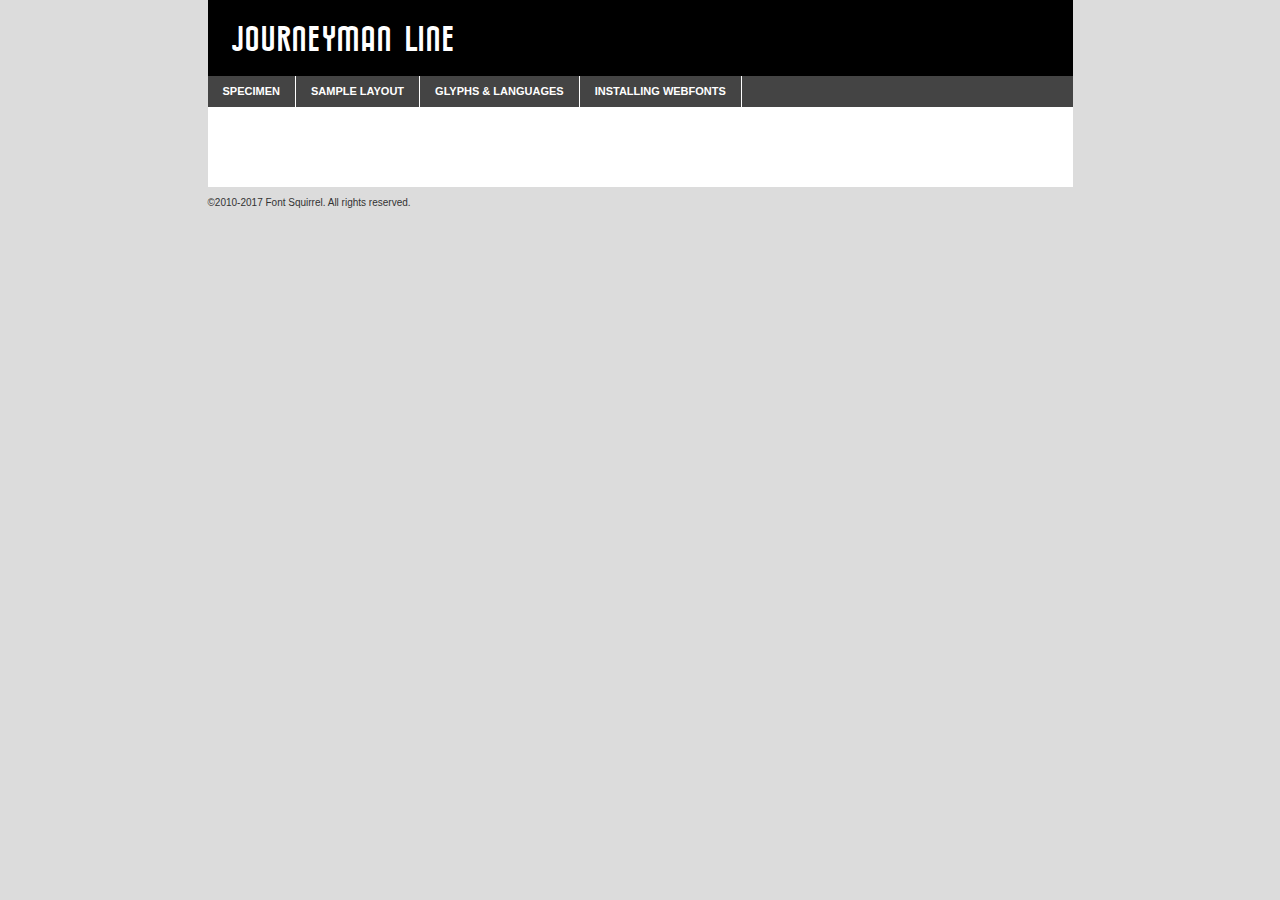
<file: Fonts/journeyman-line-demo.html>
<!DOCTYPE html PUBLIC "-//W3C//DTD XHTML 1.0 Transitional//EN"
        "http://www.w3.org/TR/xhtml1/DTD/xhtml1-transitional.dtd">

<html xmlns="http://www.w3.org/1999/xhtml" xml:lang="en" lang="en">
<head>
    <meta http-equiv="Content-Type" content="text/html; charset=utf-8"/>
    <script src="http://ajax.googleapis.com/ajax/libs/jquery/1.7.2/jquery.min.js" type="text/javascript" charset="utf-8"></script>
    <script type="text/javascript">
		(function($) {
			$.fn.easyTabs = function(option) {
				var param = jQuery.extend({ fadeSpeed: 'fast', defaultContent: 1, activeClass: 'active' }, option);
				$(this).each(function() {
					var thisId = '#' + this.id;
					if ( param.defaultContent == '' )
					{
						param.defaultContent = 1;
					}
					if ( typeof param.defaultContent == 'number' )
					{
						var defaultTab = $(thisId + ' .tabs li:eq(' + (param.defaultContent - 1) + ') a').attr('href').substr(1);
					}
					else
					{
						var defaultTab = param.defaultContent;
					}
					$(thisId + ' .tabs li a').each(function() {
						var tabToHide = $(this).attr('href').substr(1);
						$('#' + tabToHide).addClass('easytabs-tab-content');
					});
					hideAll();
					changeContent(defaultTab);

					function hideAll() {$(thisId + ' .easytabs-tab-content').hide();}

					function changeContent(tabId)
					{
						hideAll();
						$(thisId + ' .tabs li').removeClass(param.activeClass);
						$(thisId + ' .tabs li a[href=#' + tabId + ']').closest('li').addClass(param.activeClass);
						if ( param.fadeSpeed != 'none' )
						{
							$(thisId + ' #' + tabId).fadeIn(param.fadeSpeed);
						}
						else
						{
							$(thisId + ' #' + tabId).show();
						}
					}

					$(thisId + ' .tabs li').click(function() {
						var tabId = $(this).find('a').attr('href').substr(1);
						changeContent(tabId);
						return false;
					});
				});
			}
		})(jQuery);
    </script>
    <link rel="stylesheet" href="specimen_files/specimen_stylesheet.css" type="text/css" charset="utf-8"/>
    <link rel="stylesheet" href="stylesheet.css" type="text/css" charset="utf-8"/>

    <style type="text/css">
        		body {
			font-family: 'journeymanline';
        		}

            </style>

    <title>Journeyman Line Specimen</title>


    <script type="text/javascript" charset="utf-8">
		$(document).ready(function() {
			$('#container').easyTabs({ defaultContent: 1 });
		});
    </script>
</head>

<body>
<div id="container">
    <div id="header">
		Journeyman Line    </div>
    <ul class="tabs">
        <li><a href="#specimen">Specimen</a></li>
        <li><a href="#layout">Sample Layout</a></li>
		        <li><a href="#glyphs">Glyphs &amp; Languages</a></li>
        <li><a href="#installing">Installing Webfonts</a></li>

    </ul>

    <div id="main_content">


        <div id="specimen">

            <div class="section">
                <div class="grid12 firstcol">
                    <div class="huge">AaBb</div>
                </div>
            </div>

            <div class="section">
                <div class="glyph_range">A&#x200B;B&#x200b;C&#x200b;D&#x200b;E&#x200b;F&#x200b;G&#x200b;H&#x200b;I&#x200b;J&#x200b;K&#x200b;L&#x200b;M&#x200b;N&#x200b;O&#x200b;P&#x200b;Q&#x200b;R&#x200b;S&#x200b;T&#x200b;U&#x200b;V&#x200b;W&#x200b;X&#x200b;Y&#x200b;Z&#x200b;a&#x200b;b&#x200b;c&#x200b;d&#x200b;e&#x200b;f&#x200b;g&#x200b;h&#x200b;i&#x200b;j&#x200b;k&#x200b;l&#x200b;m&#x200b;n&#x200b;o&#x200b;p&#x200b;q&#x200b;r&#x200b;s&#x200b;t&#x200b;u&#x200b;v&#x200b;w&#x200b;x&#x200b;y&#x200b;z&#x200b;1&#x200b;2&#x200b;3&#x200b;4&#x200b;5&#x200b;6&#x200b;7&#x200b;8&#x200b;9&#x200b;0&#x200b;&amp;&#x200b;.&#x200b;,&#x200b;?&#x200b;!&#x200b;&#64;&#x200b;(&#x200b;)&#x200b;#&#x200b;$&#x200b;%&#x200b;*&#x200b;+&#x200b;-&#x200b;=&#x200b;:&#x200b;;</div>
            </div>
            <div class="section">
                <div class="grid12 firstcol">
                    <table class="sample_table">
                        <tr>
                            <td>10</td>
                            <td class="size10">abcdefghijklmnopqrstuvwxyzABCDEFGHIJKLMNOPQRSTUVWXYZ0123456789abcdefghijklmnopqrstuvwxyzABCDEFGHIJKLMNOPQRSTUVWXYZ0123456789abcdefghijklmnopqrstuvwxyzABCDEFGHIJKLMNOPQRSTUVWXYZ</td>
                        </tr>
                        <tr>
                            <td>11</td>
                            <td class="size11">abcdefghijklmnopqrstuvwxyzABCDEFGHIJKLMNOPQRSTUVWXYZ0123456789abcdefghijklmnopqrstuvwxyzABCDEFGHIJKLMNOPQRSTUVWXYZ0123456789abcdefghijklmnopqrstuvwxyzABCDEFGHIJKLMNOPQRSTUVWXYZ</td>
                        </tr>
                        <tr>
                            <td>12</td>
                            <td class="size12">abcdefghijklmnopqrstuvwxyzABCDEFGHIJKLMNOPQRSTUVWXYZ0123456789abcdefghijklmnopqrstuvwxyzABCDEFGHIJKLMNOPQRSTUVWXYZ0123456789abcdefghijklmnopqrstuvwxyzABCDEFGHIJKLMNOPQRSTUVWXYZ</td>
                        </tr>
                        <tr>
                            <td>13</td>
                            <td class="size13">abcdefghijklmnopqrstuvwxyzABCDEFGHIJKLMNOPQRSTUVWXYZ0123456789abcdefghijklmnopqrstuvwxyzABCDEFGHIJKLMNOPQRSTUVWXYZ0123456789abcdefghijklmnopqrstuvwxyzABCDEFGHIJKLMNOPQRSTUVWXYZ</td>
                        </tr>
                        <tr>
                            <td>14</td>
                            <td class="size14">abcdefghijklmnopqrstuvwxyzABCDEFGHIJKLMNOPQRSTUVWXYZ0123456789abcdefghijklmnopqrstuvwxyzABCDEFGHIJKLMNOPQRSTUVWXYZ0123456789abcdefghijklmnopqrstuvwxyzABCDEFGHIJKLMNOPQRSTUVWXYZ</td>
                        </tr>
                        <tr>
                            <td>16</td>
                            <td class="size16">abcdefghijklmnopqrstuvwxyzABCDEFGHIJKLMNOPQRSTUVWXYZ0123456789abcdefghijklmnopqrstuvwxyzABCDEFGHIJKLMNOPQRSTUVWXYZ</td>
                        </tr>
                        <tr>
                            <td>18</td>
                            <td class="size18">abcdefghijklmnopqrstuvwxyzABCDEFGHIJKLMNOPQRSTUVWXYZ0123456789abcdefghijklmnopqrstuvwxyzABCDEFGHIJKLMNOPQRSTUVWXYZ</td>
                        </tr>
                        <tr>
                            <td>20</td>
                            <td class="size20">abcdefghijklmnopqrstuvwxyzABCDEFGHIJKLMNOPQRSTUVWXYZ0123456789abcdefghijklmnopqrstuvwxyzABCDEFGHIJKLMNOPQRSTUVWXYZ</td>
                        </tr>
                        <tr>
                            <td>24</td>
                            <td class="size24">abcdefghijklmnopqrstuvwxyzABCDEFGHIJKLMNOPQRSTUVWXYZ0123456789abcdefghijklmnopqrstuvwxyzABCDEFGHIJKLMNOPQRSTUVWXYZ</td>
                        </tr>
                        <tr>
                            <td>30</td>
                            <td class="size30">abcdefghijklmnopqrstuvwxyzABCDEFGHIJKLMNOPQRSTUVWXYZ0123456789abcdefghijklmnopqrstuvwxyzABCDEFGHIJKLMNOPQRSTUVWXYZ</td>
                        </tr>
                        <tr>
                            <td>36</td>
                            <td class="size36">abcdefghijklmnopqrstuvwxyzABCDEFGHIJKLMNOPQRSTUVWXYZ0123456789abcdefghijklmnopqrstuvwxyzABCDEFGHIJKLMNOPQRSTUVWXYZ</td>
                        </tr>
                        <tr>
                            <td>48</td>
                            <td class="size48">abcdefghijklmnopqrstuvwxyzABCDEFGHIJKLMNOPQRSTUVWXYZ0123456789abcdefghijklmnopqrstuvwxyzABCDEFGHIJKLMNOPQRSTUVWXYZ</td>
                        </tr>
                        <tr>
                            <td>60</td>
                            <td class="size60">abcdefghijklmnopqrstuvwxyzABCDEFGHIJKLMNOPQRSTUVWXYZ0123456789abcdefghijklmnopqrstuvwxyzABCDEFGHIJKLMNOPQRSTUVWXYZ</td>
                        </tr>
                        <tr>
                            <td>72</td>
                            <td class="size72">abcdefghijklmnopqrstuvwxyzABCDEFGHIJKLMNOPQRSTUVWXYZ0123456789abcdefghijklmnopqrstuvwxyzABCDEFGHIJKLMNOPQRSTUVWXYZ</td>
                        </tr>
                        <tr>
                            <td>90</td>
                            <td class="size90">abcdefghijklmnopqrstuvwxyzABCDEFGHIJKLMNOPQRSTUVWXYZ0123456789abcdefghijklmnopqrstuvwxyzABCDEFGHIJKLMNOPQRSTUVWXYZ</td>
                        </tr>
                    </table>

                </div>

            </div>


            <div class="section" id="bodycomparison">


                <div id="xheight">
                    <div class="fontbody">&#x25FC;&#x25FC;&#x25FC;&#x25FC;&#x25FC;&#x25FC;&#x25FC;&#x25FC;&#x25FC;&#x25FC;&#x25FC;&#x25FC;&#x25FC;&#x25FC;&#x25FC;&#x25FC;&#x25FC;&#x25FC;&#x25FC;&#x25FC;&#x25FC;&#x25FC;&#x25FC;&#x25FC;&#x25FC;&#x25FC;&#x25FC;&#x25FC;&#x25FC;&#x25FC;&#x25FC;&#x25FC;&#x25FC;&#x25FC;&#x25FC;&#x25FC;&#x25FC;&#x25FC;&#x25FC;&#x25FC;&#x25FC;&#x25FC;&#x25FC;&#x25FC;&#x25FC;&#x25FC;&#x25FC;&#x25FC;&#x25FC;&#x25FC;&#x25FC;&#x25FC;&#x25FC;&#x25FC;&#x25FC;&#x25FC;&#x25FC;&#x25FC;&#x25FC;&#x25FC;&#x25FC;&#x25FC;&#x25FC;&#x25FC;&#x25FC;&#x25FC;&#x25FC;&#x25FC;&#x25FC;&#x25FC;&#x25FC;&#x25FC;&#x25FC;&#x25FC;&#x25FC;&#x25FC;&#x25FC;&#x25FC;&#x25FC;&#x25FC;&#x25FC;&#x25FC;&#x25FC;&#x25FC;&#x25FC;&#x25FC;&#x25FC;&#x25FC;&#x25FC;&#x25FC;&#x25FC;&#x25FC;&#x25FC;&#x25FC;&#x25FC;&#x25FC;&#x25FC;&#x25FC;&#x25FC;body</div>
                    <div class="arialbody">body</div>
                    <div class="verdanabody">body</div>
                    <div class="georgiabody">body</div>
                </div>
                <div class="fontbody" style="z-index:1">
                    body<span>Journeyman Line</span>
                </div>
                <div class="arialbody" style="z-index:1">
                    body<span>Arial</span>
                </div>
                <div class="verdanabody" style="z-index:1">
                    body<span>Verdana</span>
                </div>
                <div class="georgiabody" style="z-index:1">
                    body<span>Georgia</span>
                </div>


            </div>


            <div class="section psample psample_row1" id="">

                <div class="grid2 firstcol">
                    <p class="size10"><span>10.</span>Aenean lacinia bibendum nulla sed consectetur. Fusce dapibus, tellus ac cursus commodo, tortor mauris condimentum nibh, ut fermentum massa justo sit amet risus. Nullam id dolor id nibh ultricies vehicula ut id elit. Cum sociis natoque penatibus et magnis dis parturient montes, nascetur ridiculus mus. Nulla vitae elit libero, a pharetra augue.</p>

                </div>
                <div class="grid3">
                    <p class="size11"><span>11.</span>Aenean lacinia bibendum nulla sed consectetur. Fusce dapibus, tellus ac cursus commodo, tortor mauris condimentum nibh, ut fermentum massa justo sit amet risus. Nullam id dolor id nibh ultricies vehicula ut id elit. Cum sociis natoque penatibus et magnis dis parturient montes, nascetur ridiculus mus. Nulla vitae elit libero, a pharetra augue.</p>

                </div>
                <div class="grid3">
                    <p class="size12"><span>12.</span>Aenean lacinia bibendum nulla sed consectetur. Fusce dapibus, tellus ac cursus commodo, tortor mauris condimentum nibh, ut fermentum massa justo sit amet risus. Nullam id dolor id nibh ultricies vehicula ut id elit. Cum sociis natoque penatibus et magnis dis parturient montes, nascetur ridiculus mus. Nulla vitae elit libero, a pharetra augue.</p>

                </div>
                <div class="grid4">
                    <p class="size13"><span>13.</span>Aenean lacinia bibendum nulla sed consectetur. Fusce dapibus, tellus ac cursus commodo, tortor mauris condimentum nibh, ut fermentum massa justo sit amet risus. Nullam id dolor id nibh ultricies vehicula ut id elit. Cum sociis natoque penatibus et magnis dis parturient montes, nascetur ridiculus mus. Nulla vitae elit libero, a pharetra augue.</p>

                </div>
                <div class="white_blend"></div>

            </div>
            <div class="section psample psample_row2" id="">
                <div class="grid3 firstcol">
                    <p class="size14"><span>14.</span>Aenean lacinia bibendum nulla sed consectetur. Fusce dapibus, tellus ac cursus commodo, tortor mauris condimentum nibh, ut fermentum massa justo sit amet risus. Nullam id dolor id nibh ultricies vehicula ut id elit. Cum sociis natoque penatibus et magnis dis parturient montes, nascetur ridiculus mus. Nulla vitae elit libero, a pharetra augue.</p>

                </div>
                <div class="grid4">
                    <p class="size16"><span>16.</span>Aenean lacinia bibendum nulla sed consectetur. Fusce dapibus, tellus ac cursus commodo, tortor mauris condimentum nibh, ut fermentum massa justo sit amet risus. Nullam id dolor id nibh ultricies vehicula ut id elit. Cum sociis natoque penatibus et magnis dis parturient montes, nascetur ridiculus mus. Nulla vitae elit libero, a pharetra augue.</p>

                </div>
                <div class="grid5">
                    <p class="size18"><span>18.</span>Aenean lacinia bibendum nulla sed consectetur. Fusce dapibus, tellus ac cursus commodo, tortor mauris condimentum nibh, ut fermentum massa justo sit amet risus. Nullam id dolor id nibh ultricies vehicula ut id elit. Cum sociis natoque penatibus et magnis dis parturient montes, nascetur ridiculus mus. Nulla vitae elit libero, a pharetra augue.</p>

                </div>

                <div class="white_blend"></div>

            </div>

            <div class="section psample psample_row3" id="">
                <div class="grid5 firstcol">
                    <p class="size20"><span>20.</span>Aenean lacinia bibendum nulla sed consectetur. Fusce dapibus, tellus ac cursus commodo, tortor mauris condimentum nibh, ut fermentum massa justo sit amet risus. Nullam id dolor id nibh ultricies vehicula ut id elit. Cum sociis natoque penatibus et magnis dis parturient montes, nascetur ridiculus mus. Nulla vitae elit libero, a pharetra augue.</p>
                </div>
                <div class="grid7">
                    <p class="size24"><span>24.</span>Aenean lacinia bibendum nulla sed consectetur. Fusce dapibus, tellus ac cursus commodo, tortor mauris condimentum nibh, ut fermentum massa justo sit amet risus. Nullam id dolor id nibh ultricies vehicula ut id elit. Cum sociis natoque penatibus et magnis dis parturient montes, nascetur ridiculus mus. Nulla vitae elit libero, a pharetra augue.</p>
                </div>

                <div class="white_blend"></div>

            </div>

            <div class="section psample psample_row4" id="">
                <div class="grid12 firstcol">
                    <p class="size30"><span>30.</span>Aenean lacinia bibendum nulla sed consectetur. Fusce dapibus, tellus ac cursus commodo, tortor mauris condimentum nibh, ut fermentum massa justo sit amet risus. Nullam id dolor id nibh ultricies vehicula ut id elit. Cum sociis natoque penatibus et magnis dis parturient montes, nascetur ridiculus mus. Nulla vitae elit libero, a pharetra augue.</p>
                </div>
                <div class="white_blend"></div>

            </div>


            <div class="section psample psample_row1 fullreverse">
                <div class="grid2 firstcol">
                    <p class="size10"><span>10.</span>Aenean lacinia bibendum nulla sed consectetur. Fusce dapibus, tellus ac cursus commodo, tortor mauris condimentum nibh, ut fermentum massa justo sit amet risus. Nullam id dolor id nibh ultricies vehicula ut id elit. Cum sociis natoque penatibus et magnis dis parturient montes, nascetur ridiculus mus. Nulla vitae elit libero, a pharetra augue.</p>

                </div>
                <div class="grid3">
                    <p class="size11"><span>11.</span>Aenean lacinia bibendum nulla sed consectetur. Fusce dapibus, tellus ac cursus commodo, tortor mauris condimentum nibh, ut fermentum massa justo sit amet risus. Nullam id dolor id nibh ultricies vehicula ut id elit. Cum sociis natoque penatibus et magnis dis parturient montes, nascetur ridiculus mus. Nulla vitae elit libero, a pharetra augue.</p>

                </div>
                <div class="grid3">
                    <p class="size12"><span>12.</span>Aenean lacinia bibendum nulla sed consectetur. Fusce dapibus, tellus ac cursus commodo, tortor mauris condimentum nibh, ut fermentum massa justo sit amet risus. Nullam id dolor id nibh ultricies vehicula ut id elit. Cum sociis natoque penatibus et magnis dis parturient montes, nascetur ridiculus mus. Nulla vitae elit libero, a pharetra augue.</p>

                </div>
                <div class="grid4">
                    <p class="size13"><span>13.</span>Aenean lacinia bibendum nulla sed consectetur. Fusce dapibus, tellus ac cursus commodo, tortor mauris condimentum nibh, ut fermentum massa justo sit amet risus. Nullam id dolor id nibh ultricies vehicula ut id elit. Cum sociis natoque penatibus et magnis dis parturient montes, nascetur ridiculus mus. Nulla vitae elit libero, a pharetra augue.</p>

                </div>
                <div class="black_blend"></div>

            </div>

            <div class="section psample psample_row2 fullreverse">
                <div class="grid3 firstcol">
                    <p class="size14"><span>14.</span>Aenean lacinia bibendum nulla sed consectetur. Fusce dapibus, tellus ac cursus commodo, tortor mauris condimentum nibh, ut fermentum massa justo sit amet risus. Nullam id dolor id nibh ultricies vehicula ut id elit. Cum sociis natoque penatibus et magnis dis parturient montes, nascetur ridiculus mus. Nulla vitae elit libero, a pharetra augue.</p>

                </div>
                <div class="grid4">
                    <p class="size16"><span>16.</span>Aenean lacinia bibendum nulla sed consectetur. Fusce dapibus, tellus ac cursus commodo, tortor mauris condimentum nibh, ut fermentum massa justo sit amet risus. Nullam id dolor id nibh ultricies vehicula ut id elit. Cum sociis natoque penatibus et magnis dis parturient montes, nascetur ridiculus mus. Nulla vitae elit libero, a pharetra augue.</p>

                </div>
                <div class="grid5">
                    <p class="size18"><span>18.</span>Aenean lacinia bibendum nulla sed consectetur. Fusce dapibus, tellus ac cursus commodo, tortor mauris condimentum nibh, ut fermentum massa justo sit amet risus. Nullam id dolor id nibh ultricies vehicula ut id elit. Cum sociis natoque penatibus et magnis dis parturient montes, nascetur ridiculus mus. Nulla vitae elit libero, a pharetra augue.</p>

                </div>
                <div class="black_blend"></div>

            </div>

            <div class="section psample fullreverse psample_row3" id="">
                <div class="grid5 firstcol">
                    <p class="size20"><span>20.</span>Aenean lacinia bibendum nulla sed consectetur. Fusce dapibus, tellus ac cursus commodo, tortor mauris condimentum nibh, ut fermentum massa justo sit amet risus. Nullam id dolor id nibh ultricies vehicula ut id elit. Cum sociis natoque penatibus et magnis dis parturient montes, nascetur ridiculus mus. Nulla vitae elit libero, a pharetra augue.</p>
                </div>
                <div class="grid7">
                    <p class="size24"><span>24.</span>Aenean lacinia bibendum nulla sed consectetur. Fusce dapibus, tellus ac cursus commodo, tortor mauris condimentum nibh, ut fermentum massa justo sit amet risus. Nullam id dolor id nibh ultricies vehicula ut id elit. Cum sociis natoque penatibus et magnis dis parturient montes, nascetur ridiculus mus. Nulla vitae elit libero, a pharetra augue.</p>
                </div>

                <div class="black_blend"></div>

            </div>

            <div class="section psample fullreverse psample_row4" id="" style="border-bottom: 20px #000 solid;">
                <div class="grid12 firstcol">
                    <p class="size30"><span>30.</span>Aenean lacinia bibendum nulla sed consectetur. Fusce dapibus, tellus ac cursus commodo, tortor mauris condimentum nibh, ut fermentum massa justo sit amet risus. Nullam id dolor id nibh ultricies vehicula ut id elit. Cum sociis natoque penatibus et magnis dis parturient montes, nascetur ridiculus mus. Nulla vitae elit libero, a pharetra augue.</p>
                </div>
                <div class="black_blend"></div>

            </div>


        </div>

        <div id="layout">

            <div class="section">

                <div class="grid12 firstcol">
                    <h1>Lorem Ipsum Dolor</h1>
                    <h2>Etiam porta sem malesuada magna mollis euismod</h2>

                    <p class="byline">By <a href="#link">Aenean Lacinia</a></p>
                </div>
            </div>
            <div class="section">
                <div class="grid8 firstcol">
                    <p class="large">Donec sed odio dui. Morbi leo risus, porta ac consectetur ac, vestibulum at eros. Fusce dapibus, tellus ac cursus commodo, tortor mauris condimentum nibh, ut fermentum massa justo sit amet risus. </p>


                    <h3>Pellentesque ornare sem</h3>

                    <p>Maecenas sed diam eget risus varius blandit sit amet non magna. Maecenas faucibus mollis interdum. Donec ullamcorper nulla non metus auctor fringilla. Nullam id dolor id nibh ultricies vehicula ut id elit. Nullam id dolor id nibh ultricies vehicula ut id elit. </p>

                    <p>Aenean eu leo quam. Pellentesque ornare sem lacinia quam venenatis vestibulum. Lorem ipsum dolor sit amet, consectetur adipiscing elit. Cum sociis natoque penatibus et magnis dis parturient montes, nascetur ridiculus mus. </p>

                    <p>Nulla vitae elit libero, a pharetra augue. Praesent commodo cursus magna, vel scelerisque nisl consectetur et. Aenean lacinia bibendum nulla sed consectetur. </p>

                    <p>Nullam quis risus eget urna mollis ornare vel eu leo. Nullam quis risus eget urna mollis ornare vel eu leo. Maecenas sed diam eget risus varius blandit sit amet non magna. Donec ullamcorper nulla non metus auctor fringilla. </p>

                    <h3>Cras mattis consectetur</h3>

                    <p>Aenean eu leo quam. Pellentesque ornare sem lacinia quam venenatis vestibulum. Aenean lacinia bibendum nulla sed consectetur. Integer posuere erat a ante venenatis dapibus posuere velit aliquet. Cras mattis consectetur purus sit amet fermentum. </p>

                    <p>Nullam id dolor id nibh ultricies vehicula ut id elit. Nullam quis risus eget urna mollis ornare vel eu leo. Cras mattis consectetur purus sit amet fermentum.</p>
                </div>

                <div class="grid4 sidebar">

                    <div class="box reverse">
                        <p class="last">Nullam quis risus eget urna mollis ornare vel eu leo. Donec ullamcorper nulla non metus auctor fringilla. Cras mattis consectetur purus sit amet fermentum. Sed posuere consectetur est at lobortis. Lorem ipsum dolor sit amet, consectetur adipiscing elit. </p>
                    </div>

                    <p class="caption">Maecenas sed diam eget risus varius.</p>

                    <p>Vestibulum id ligula porta felis euismod semper. Integer posuere erat a ante venenatis dapibus posuere velit aliquet. Vestibulum id ligula porta felis euismod semper. Sed posuere consectetur est at lobortis. Maecenas sed diam eget risus varius blandit sit amet non magna. Fusce dapibus, tellus ac cursus commodo, tortor mauris condimentum nibh, ut fermentum massa justo sit amet risus. </p>


                    <p>Duis mollis, est non commodo luctus, nisi erat porttitor ligula, eget lacinia odio sem nec elit. Aenean lacinia bibendum nulla sed consectetur. Vivamus sagittis lacus vel augue laoreet rutrum faucibus dolor auctor. Aenean lacinia bibendum nulla sed consectetur. Nullam quis risus eget urna mollis ornare vel eu leo. </p>

                    <p>Praesent commodo cursus magna, vel scelerisque nisl consectetur et. Donec ullamcorper nulla non metus auctor fringilla. Maecenas faucibus mollis interdum. Fusce dapibus, tellus ac cursus commodo, tortor mauris condimentum nibh, ut fermentum massa justo sit amet risus. </p>

                </div>
            </div>

        </div>


		

        <div id="glyphs">
            <div class="section">
                <div class="grid12 firstcol">

                    <h1>Language Support</h1>
                    <p>The subset of Journeyman Line in this kit supports the following languages:<br/>

						Albanian, Basque, Breton, Chamorro, Danish, Dutch, English, Faroese, Finnish, French, Frisian, Galician, German, Icelandic, Italian, Malagasy, Norwegian, Portuguese, Spanish, Alsatian, Aragonese, Arapaho, Arrernte, Asturian, Aymara, Bislama, Cebuano, Corsican, Fijian, French_creole, Genoese, Gilbertese, Greenlandic, Haitian_creole, Hiligaynon, Hmong, Hopi, Ibanag, Iloko_ilokano, Indonesian, Interglossa_glosa, Interlingua, Irish_gaelic, Jerriais, Lojban, Lombard, Luxembourgeois, Manx, Mohawk, Norfolk_pitcairnese, Occitan, Oromo, Pangasinan, Papiamento, Piedmontese, Potawatomi, Rhaeto-romance, Romansh, Rotokas, Sami_lule, Samoan, Sardinian, Scots_gaelic, Seychelles_creole, Shona, Sicilian, Somali, Southern_ndebele, Swahili, Swati_swazi, Tagalog_filipino_pilipino, Tetum, Tok_pisin, Uyghur_latinized, Volapuk, Walloon, Warlpiri, Xhosa, Yapese, Zulu, Latinbasic, Ubasic, Demo                    </p>
                    <h1>Glyph Chart</h1>
                    <p>The subset of Journeyman Line in this kit includes all the glyphs listed below. Unicode entities are included above each glyph to help you insert individual characters into your layout.</p>
                    <div id="glyph_chart">

																				                                <div><p>&amp;#32;</p>&#32;</div>
																				                                <div><p>&amp;#33;</p>&#33;</div>
																				                                <div><p>&amp;#34;</p>&#34;</div>
																				                                <div><p>&amp;#35;</p>&#35;</div>
																				                                <div><p>&amp;#36;</p>&#36;</div>
																				                                <div><p>&amp;#37;</p>&#37;</div>
																				                                <div><p>&amp;#38;</p>&#38;</div>
																				                                <div><p>&amp;#39;</p>&#39;</div>
																				                                <div><p>&amp;#40;</p>&#40;</div>
																				                                <div><p>&amp;#41;</p>&#41;</div>
																				                                <div><p>&amp;#42;</p>&#42;</div>
																				                                <div><p>&amp;#43;</p>&#43;</div>
																				                                <div><p>&amp;#44;</p>&#44;</div>
																				                                <div><p>&amp;#45;</p>&#45;</div>
																				                                <div><p>&amp;#46;</p>&#46;</div>
																				                                <div><p>&amp;#47;</p>&#47;</div>
																				                                <div><p>&amp;#48;</p>&#48;</div>
																				                                <div><p>&amp;#49;</p>&#49;</div>
																				                                <div><p>&amp;#50;</p>&#50;</div>
																				                                <div><p>&amp;#51;</p>&#51;</div>
																				                                <div><p>&amp;#52;</p>&#52;</div>
																				                                <div><p>&amp;#53;</p>&#53;</div>
																				                                <div><p>&amp;#54;</p>&#54;</div>
																				                                <div><p>&amp;#55;</p>&#55;</div>
																				                                <div><p>&amp;#56;</p>&#56;</div>
																				                                <div><p>&amp;#57;</p>&#57;</div>
																				                                <div><p>&amp;#58;</p>&#58;</div>
																				                                <div><p>&amp;#59;</p>&#59;</div>
																				                                <div><p>&amp;#60;</p>&#60;</div>
																				                                <div><p>&amp;#61;</p>&#61;</div>
																				                                <div><p>&amp;#62;</p>&#62;</div>
																				                                <div><p>&amp;#63;</p>&#63;</div>
																				                                <div><p>&amp;#64;</p>&#64;</div>
																				                                <div><p>&amp;#65;</p>&#65;</div>
																				                                <div><p>&amp;#66;</p>&#66;</div>
																				                                <div><p>&amp;#67;</p>&#67;</div>
																				                                <div><p>&amp;#68;</p>&#68;</div>
																				                                <div><p>&amp;#69;</p>&#69;</div>
																				                                <div><p>&amp;#70;</p>&#70;</div>
																				                                <div><p>&amp;#71;</p>&#71;</div>
																				                                <div><p>&amp;#72;</p>&#72;</div>
																				                                <div><p>&amp;#73;</p>&#73;</div>
																				                                <div><p>&amp;#74;</p>&#74;</div>
																				                                <div><p>&amp;#75;</p>&#75;</div>
																				                                <div><p>&amp;#76;</p>&#76;</div>
																				                                <div><p>&amp;#77;</p>&#77;</div>
																				                                <div><p>&amp;#78;</p>&#78;</div>
																				                                <div><p>&amp;#79;</p>&#79;</div>
																				                                <div><p>&amp;#80;</p>&#80;</div>
																				                                <div><p>&amp;#81;</p>&#81;</div>
																				                                <div><p>&amp;#82;</p>&#82;</div>
																				                                <div><p>&amp;#83;</p>&#83;</div>
																				                                <div><p>&amp;#84;</p>&#84;</div>
																				                                <div><p>&amp;#85;</p>&#85;</div>
																				                                <div><p>&amp;#86;</p>&#86;</div>
																				                                <div><p>&amp;#87;</p>&#87;</div>
																				                                <div><p>&amp;#88;</p>&#88;</div>
																				                                <div><p>&amp;#89;</p>&#89;</div>
																				                                <div><p>&amp;#90;</p>&#90;</div>
																				                                <div><p>&amp;#91;</p>&#91;</div>
																				                                <div><p>&amp;#92;</p>&#92;</div>
																				                                <div><p>&amp;#93;</p>&#93;</div>
																				                                <div><p>&amp;#94;</p>&#94;</div>
																				                                <div><p>&amp;#95;</p>&#95;</div>
																				                                <div><p>&amp;#96;</p>&#96;</div>
																				                                <div><p>&amp;#97;</p>&#97;</div>
																				                                <div><p>&amp;#98;</p>&#98;</div>
																				                                <div><p>&amp;#99;</p>&#99;</div>
																				                                <div><p>&amp;#100;</p>&#100;</div>
																				                                <div><p>&amp;#101;</p>&#101;</div>
																				                                <div><p>&amp;#102;</p>&#102;</div>
																				                                <div><p>&amp;#103;</p>&#103;</div>
																				                                <div><p>&amp;#104;</p>&#104;</div>
																				                                <div><p>&amp;#105;</p>&#105;</div>
																				                                <div><p>&amp;#106;</p>&#106;</div>
																				                                <div><p>&amp;#107;</p>&#107;</div>
																				                                <div><p>&amp;#108;</p>&#108;</div>
																				                                <div><p>&amp;#109;</p>&#109;</div>
																				                                <div><p>&amp;#110;</p>&#110;</div>
																				                                <div><p>&amp;#111;</p>&#111;</div>
																				                                <div><p>&amp;#112;</p>&#112;</div>
																				                                <div><p>&amp;#113;</p>&#113;</div>
																				                                <div><p>&amp;#114;</p>&#114;</div>
																				                                <div><p>&amp;#115;</p>&#115;</div>
																				                                <div><p>&amp;#116;</p>&#116;</div>
																				                                <div><p>&amp;#117;</p>&#117;</div>
																				                                <div><p>&amp;#118;</p>&#118;</div>
																				                                <div><p>&amp;#119;</p>&#119;</div>
																				                                <div><p>&amp;#120;</p>&#120;</div>
																				                                <div><p>&amp;#121;</p>&#121;</div>
																				                                <div><p>&amp;#122;</p>&#122;</div>
																				                                <div><p>&amp;#123;</p>&#123;</div>
																				                                <div><p>&amp;#124;</p>&#124;</div>
																				                                <div><p>&amp;#125;</p>&#125;</div>
																				                                <div><p>&amp;#126;</p>&#126;</div>
																				                                <div><p>&amp;#160;</p>&#160;</div>
																				                                <div><p>&amp;#161;</p>&#161;</div>
																				                                <div><p>&amp;#162;</p>&#162;</div>
																				                                <div><p>&amp;#163;</p>&#163;</div>
																				                                <div><p>&amp;#164;</p>&#164;</div>
																				                                <div><p>&amp;#165;</p>&#165;</div>
																				                                <div><p>&amp;#166;</p>&#166;</div>
																				                                <div><p>&amp;#167;</p>&#167;</div>
																				                                <div><p>&amp;#168;</p>&#168;</div>
																				                                <div><p>&amp;#169;</p>&#169;</div>
																				                                <div><p>&amp;#170;</p>&#170;</div>
																				                                <div><p>&amp;#171;</p>&#171;</div>
																				                                <div><p>&amp;#172;</p>&#172;</div>
																				                                <div><p>&amp;#173;</p>&#173;</div>
																				                                <div><p>&amp;#174;</p>&#174;</div>
																				                                <div><p>&amp;#175;</p>&#175;</div>
																				                                <div><p>&amp;#176;</p>&#176;</div>
																				                                <div><p>&amp;#177;</p>&#177;</div>
																				                                <div><p>&amp;#178;</p>&#178;</div>
																				                                <div><p>&amp;#179;</p>&#179;</div>
																				                                <div><p>&amp;#180;</p>&#180;</div>
																				                                <div><p>&amp;#181;</p>&#181;</div>
																				                                <div><p>&amp;#182;</p>&#182;</div>
																				                                <div><p>&amp;#183;</p>&#183;</div>
																				                                <div><p>&amp;#184;</p>&#184;</div>
																				                                <div><p>&amp;#185;</p>&#185;</div>
																				                                <div><p>&amp;#186;</p>&#186;</div>
																				                                <div><p>&amp;#187;</p>&#187;</div>
																				                                <div><p>&amp;#188;</p>&#188;</div>
																				                                <div><p>&amp;#189;</p>&#189;</div>
																				                                <div><p>&amp;#190;</p>&#190;</div>
																				                                <div><p>&amp;#191;</p>&#191;</div>
																				                                <div><p>&amp;#192;</p>&#192;</div>
																				                                <div><p>&amp;#193;</p>&#193;</div>
																				                                <div><p>&amp;#194;</p>&#194;</div>
																				                                <div><p>&amp;#195;</p>&#195;</div>
																				                                <div><p>&amp;#196;</p>&#196;</div>
																				                                <div><p>&amp;#197;</p>&#197;</div>
																				                                <div><p>&amp;#198;</p>&#198;</div>
																				                                <div><p>&amp;#199;</p>&#199;</div>
																				                                <div><p>&amp;#200;</p>&#200;</div>
																				                                <div><p>&amp;#201;</p>&#201;</div>
																				                                <div><p>&amp;#202;</p>&#202;</div>
																				                                <div><p>&amp;#203;</p>&#203;</div>
																				                                <div><p>&amp;#204;</p>&#204;</div>
																				                                <div><p>&amp;#205;</p>&#205;</div>
																				                                <div><p>&amp;#206;</p>&#206;</div>
																				                                <div><p>&amp;#207;</p>&#207;</div>
																				                                <div><p>&amp;#208;</p>&#208;</div>
																				                                <div><p>&amp;#209;</p>&#209;</div>
																				                                <div><p>&amp;#210;</p>&#210;</div>
																				                                <div><p>&amp;#211;</p>&#211;</div>
																				                                <div><p>&amp;#212;</p>&#212;</div>
																				                                <div><p>&amp;#213;</p>&#213;</div>
																				                                <div><p>&amp;#214;</p>&#214;</div>
																				                                <div><p>&amp;#215;</p>&#215;</div>
																				                                <div><p>&amp;#216;</p>&#216;</div>
																				                                <div><p>&amp;#217;</p>&#217;</div>
																				                                <div><p>&amp;#218;</p>&#218;</div>
																				                                <div><p>&amp;#219;</p>&#219;</div>
																				                                <div><p>&amp;#220;</p>&#220;</div>
																				                                <div><p>&amp;#221;</p>&#221;</div>
																				                                <div><p>&amp;#222;</p>&#222;</div>
																				                                <div><p>&amp;#223;</p>&#223;</div>
																				                                <div><p>&amp;#224;</p>&#224;</div>
																				                                <div><p>&amp;#225;</p>&#225;</div>
																				                                <div><p>&amp;#226;</p>&#226;</div>
																				                                <div><p>&amp;#227;</p>&#227;</div>
																				                                <div><p>&amp;#228;</p>&#228;</div>
																				                                <div><p>&amp;#229;</p>&#229;</div>
																				                                <div><p>&amp;#230;</p>&#230;</div>
																				                                <div><p>&amp;#231;</p>&#231;</div>
																				                                <div><p>&amp;#232;</p>&#232;</div>
																				                                <div><p>&amp;#233;</p>&#233;</div>
																				                                <div><p>&amp;#234;</p>&#234;</div>
																				                                <div><p>&amp;#235;</p>&#235;</div>
																				                                <div><p>&amp;#236;</p>&#236;</div>
																				                                <div><p>&amp;#237;</p>&#237;</div>
																				                                <div><p>&amp;#238;</p>&#238;</div>
																				                                <div><p>&amp;#239;</p>&#239;</div>
																				                                <div><p>&amp;#240;</p>&#240;</div>
																				                                <div><p>&amp;#241;</p>&#241;</div>
																				                                <div><p>&amp;#242;</p>&#242;</div>
																				                                <div><p>&amp;#243;</p>&#243;</div>
																				                                <div><p>&amp;#244;</p>&#244;</div>
																				                                <div><p>&amp;#245;</p>&#245;</div>
																				                                <div><p>&amp;#246;</p>&#246;</div>
																				                                <div><p>&amp;#247;</p>&#247;</div>
																				                                <div><p>&amp;#248;</p>&#248;</div>
																				                                <div><p>&amp;#249;</p>&#249;</div>
																				                                <div><p>&amp;#250;</p>&#250;</div>
																				                                <div><p>&amp;#251;</p>&#251;</div>
																				                                <div><p>&amp;#252;</p>&#252;</div>
																				                                <div><p>&amp;#253;</p>&#253;</div>
																				                                <div><p>&amp;#254;</p>&#254;</div>
																				                                <div><p>&amp;#255;</p>&#255;</div>
																				                                <div><p>&amp;#338;</p>&#338;</div>
																				                                <div><p>&amp;#339;</p>&#339;</div>
																				                                <div><p>&amp;#376;</p>&#376;</div>
																				                                <div><p>&amp;#710;</p>&#710;</div>
																				                                <div><p>&amp;#732;</p>&#732;</div>
																				                                <div><p>&amp;#8192;</p>&#8192;</div>
																				                                <div><p>&amp;#8193;</p>&#8193;</div>
																				                                <div><p>&amp;#8194;</p>&#8194;</div>
																				                                <div><p>&amp;#8195;</p>&#8195;</div>
																				                                <div><p>&amp;#8196;</p>&#8196;</div>
																				                                <div><p>&amp;#8197;</p>&#8197;</div>
																				                                <div><p>&amp;#8198;</p>&#8198;</div>
																				                                <div><p>&amp;#8199;</p>&#8199;</div>
																				                                <div><p>&amp;#8200;</p>&#8200;</div>
																				                                <div><p>&amp;#8201;</p>&#8201;</div>
																				                                <div><p>&amp;#8202;</p>&#8202;</div>
																				                                <div><p>&amp;#8208;</p>&#8208;</div>
																				                                <div><p>&amp;#8209;</p>&#8209;</div>
																				                                <div><p>&amp;#8210;</p>&#8210;</div>
																				                                <div><p>&amp;#8211;</p>&#8211;</div>
																				                                <div><p>&amp;#8212;</p>&#8212;</div>
																				                                <div><p>&amp;#8216;</p>&#8216;</div>
																				                                <div><p>&amp;#8217;</p>&#8217;</div>
																				                                <div><p>&amp;#8218;</p>&#8218;</div>
																				                                <div><p>&amp;#8220;</p>&#8220;</div>
																				                                <div><p>&amp;#8221;</p>&#8221;</div>
																				                                <div><p>&amp;#8222;</p>&#8222;</div>
																				                                <div><p>&amp;#8226;</p>&#8226;</div>
																				                                <div><p>&amp;#8230;</p>&#8230;</div>
																				                                <div><p>&amp;#8239;</p>&#8239;</div>
																				                                <div><p>&amp;#8249;</p>&#8249;</div>
																				                                <div><p>&amp;#8250;</p>&#8250;</div>
																				                                <div><p>&amp;#8287;</p>&#8287;</div>
																				                                <div><p>&amp;#8364;</p>&#8364;</div>
																				                                <div><p>&amp;#8482;</p>&#8482;</div>
																				                                <div><p>&amp;#9724;</p>&#9724;</div>
																				                                <div><p>&amp;#64257;</p>&#64257;</div>
																				                                <div><p>&amp;#64258;</p>&#64258;</div>
																																																										                    </div>
                </div>


            </div>
        </div>


        <div id="specs">

        </div>

        <div id="installing">
            <div class="section">
                <div class="grid7 firstcol">
                    <h1>Installing Webfonts</h1>

                    <p>Webfonts are supported by all major browser platforms but not all in the same way. There are currently four different font formats that must be included in order to target all browsers. This includes TTF, WOFF, EOT and SVG.</p>

                    <h2>1. Upload your webfonts</h2>
                    <p>You must upload your webfont kit to your website. They should be in or near the same directory as your CSS files.</p>

                    <h2>2. Include the webfont stylesheet</h2>
                    <p>A special CSS @font-face declaration helps the various browsers select the appropriate font it needs without causing you a bunch of headaches. Learn more about this syntax by reading the <a href="https://www.fontspring.com/blog/further-hardening-of-the-bulletproof-syntax">Fontspring blog post</a> about it. The code for it is as follows:</p>


                    <code>
                        @font-face{
                        font-family: 'MyWebFont';
                        src: url('WebFont.eot');
                        src: url('WebFont.eot?#iefix') format('embedded-opentype'),
                        url('WebFont.woff') format('woff'),
                        url('WebFont.ttf') format('truetype'),
                        url('WebFont.svg#webfont') format('svg');
                        }
                    </code>

                    <p>We've already gone ahead and generated the code for you. All you have to do is link to the stylesheet in your HTML, like this:</p>
                    <code>&lt;link rel=&quot;stylesheet&quot; href=&quot;stylesheet.css&quot; type=&quot;text/css&quot; charset=&quot;utf-8&quot; /&gt;</code>

                    <h2>3. Modify your own stylesheet</h2>
                    <p>To take advantage of your new fonts, you must tell your stylesheet to use them. Look at the original @font-face declaration above and find the property called "font-family." The name linked there will be what you use to reference the font. Prepend that webfont name to the font stack in the "font-family" property, inside the selector you want to change. For example:</p>
                    <code>p { font-family: 'WebFont', Arial, sans-serif; }</code>

                    <h2>4. Test</h2>
                    <p>Getting webfonts to work cross-browser <em>can</em> be tricky. Use the information in the sidebar to help you if you find that fonts aren't loading in a particular browser.</p>
                </div>

                <div class="grid5 sidebar">
                    <div class="box">
                        <h2>Troubleshooting<br/>Font-Face Problems</h2>
                        <p>Having trouble getting your webfonts to load in your new website? Here are some tips to sort out what might be the problem.</p>

                        <h3>Fonts not showing in any browser</h3>

                        <p>This sounds like you need to work on the plumbing. You either did not upload the fonts to the correct directory, or you did not link the fonts properly in the CSS. If you've confirmed that all this is correct and you still have a problem, take a look at your .htaccess file and see if requests are getting intercepted.</p>

                        <h3>Fonts not loading in iPhone or iPad</h3>

                        <p>The most common problem here is that you are serving the fonts from an IIS server. IIS refuses to serve files that have unknown MIME types. If that is the case, you must set the MIME type for SVG to "image/svg+xml" in the server settings. Follow these instructions from Microsoft if you need help.</p>

                        <h3>Fonts not loading in Firefox</h3>

                        <p>The primary reason for this failure? You are still using a version Firefox older than 3.5. So upgrade already! If that isn't it, then you are very likely serving fonts from a different domain. Firefox requires that all font assets be served from the same domain. Lastly it is possible that you need to add WOFF to your list of MIME types (if you are serving via IIS.)</p>

                        <h3>Fonts not loading in IE</h3>

                        <p>Are you looking at Internet Explorer on an actual Windows machine or are you cheating by using a service like Adobe BrowserLab? Many of these screenshot services do not render @font-face for IE. Best to test it on a real machine.</p>

                        <h3>Fonts not loading in IE9</h3>

                        <p>IE9, like Firefox, requires that fonts be served from the same domain as the website. Make sure that is the case.</p>
                    </div>
                </div>
            </div>

        </div>

    </div>
    <div id="footer">
        <p>&copy;2010-2017 Font Squirrel. All rights reserved.</p>
    </div>
</div>
</body>
</html>
</file>
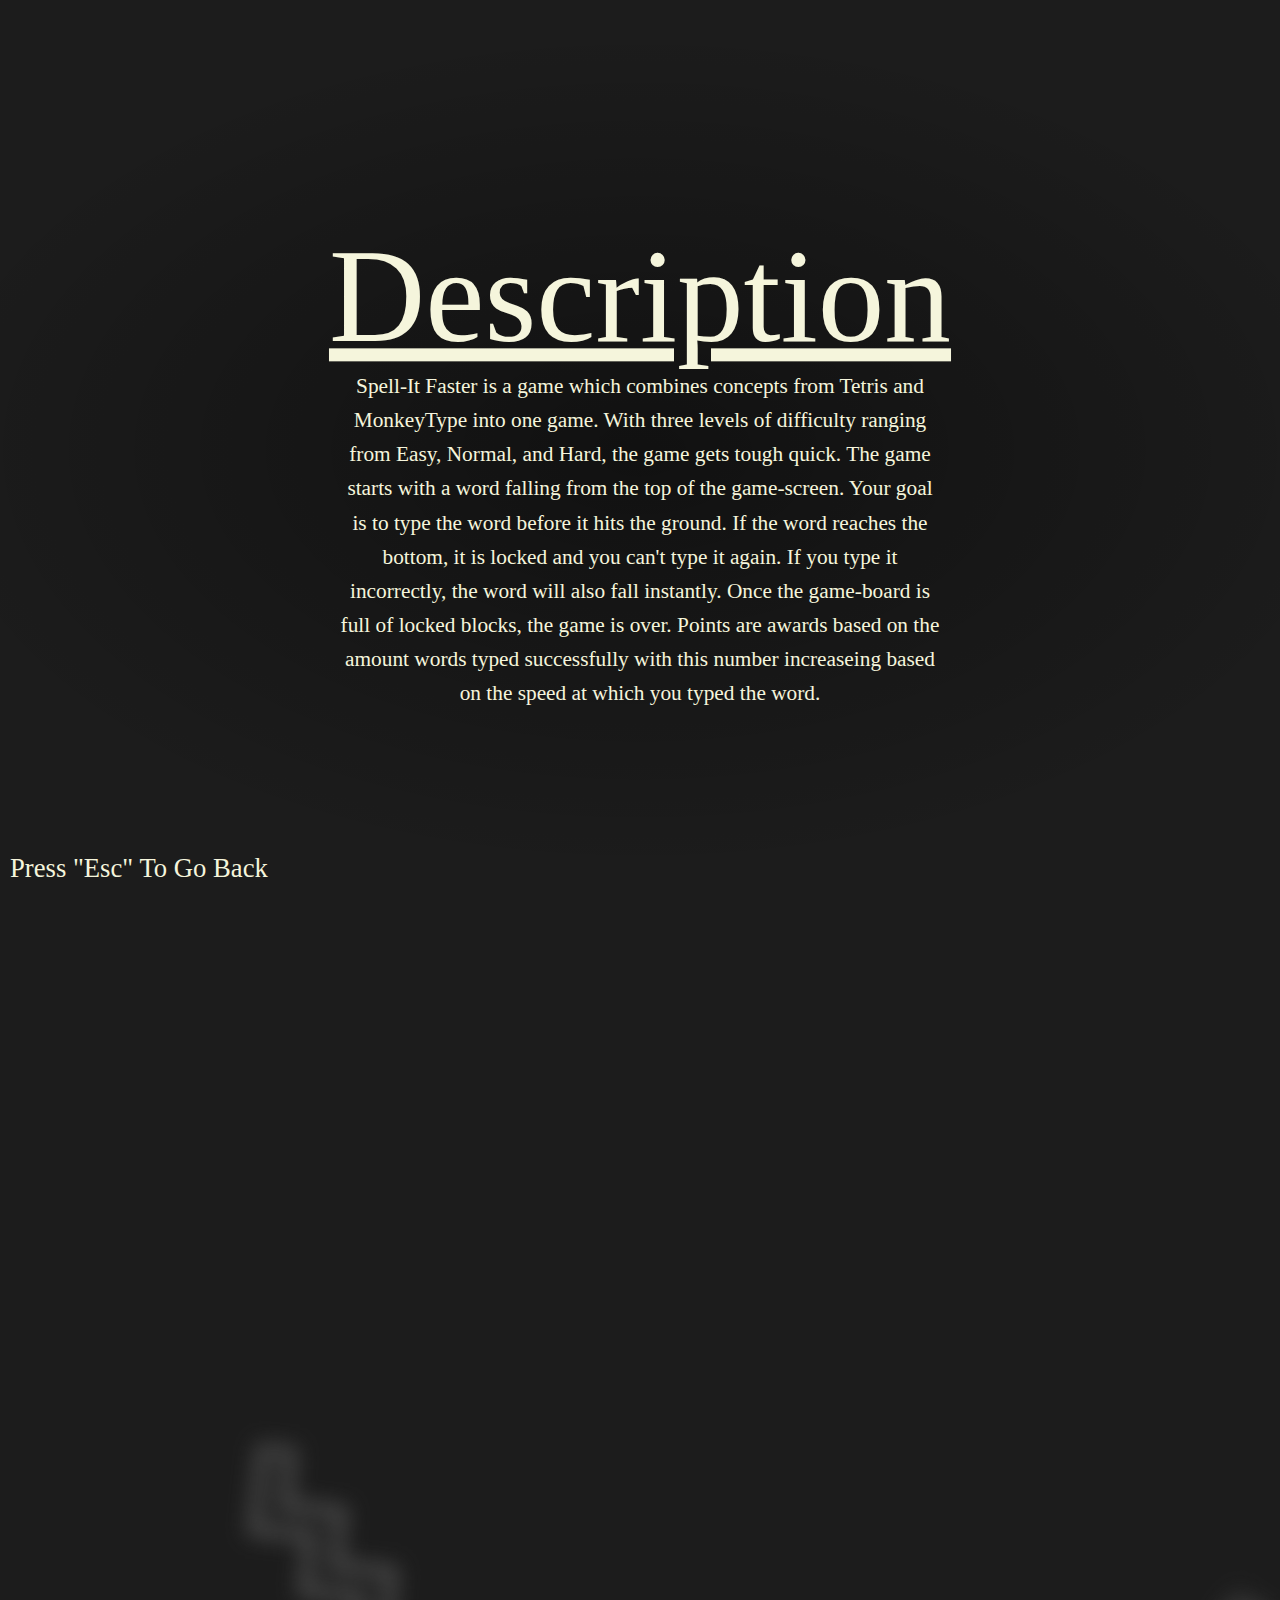
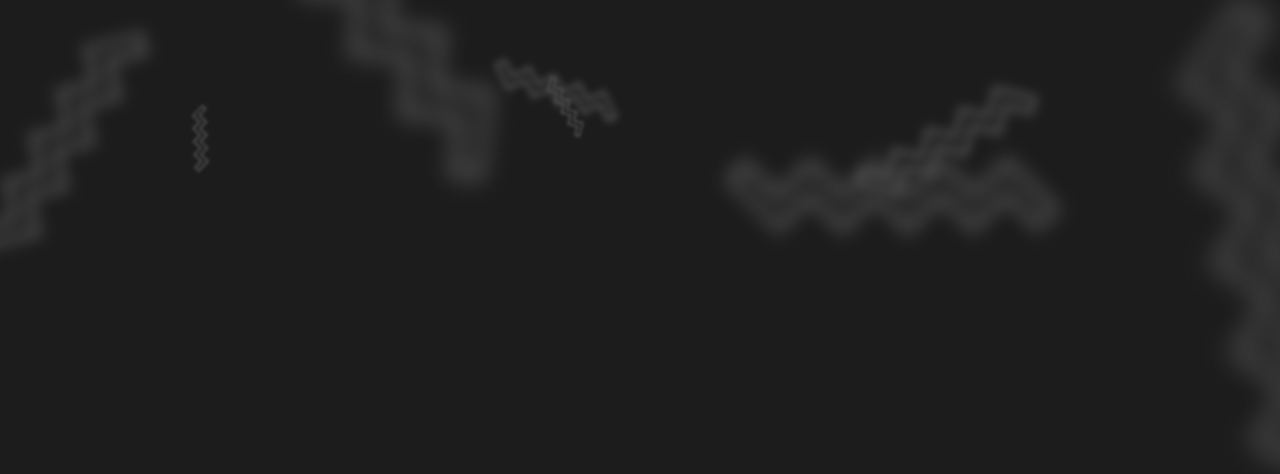
<file: Spell-it Faster/bio.html>
<!DOCTYPE html>
<html lang="en">
    <title>Spell-It Faster by Sneh Patel</title>
    <head>
        <!--CSS and Javascript-->
        <script src="main.js"></script>
        <link rel="stylesheet" type="text/css" href="style.css"></link>
        <link rel="stylesheet" type="text/css" href="transitions.css"></link>
        <script>
            window.onload = () => {
              const transition_el = document.querySelector('.transition')
  
              setTimeout(() => {
                    transition_el.classList.remove('is-active')
                }, 500);
              
                document.addEventListener('keydown', function(e) {
                  if(e.keyCode == 27){
                    transition_el.classList.add('is-active')
                    console.log("bock")
                    setTimeout(() => {
                        window.location.href = "C:/Users/snehp/OneDrive/Desktop/Sneh Programs/Spell-it Faster/index.html"
                    },500)
                  }
                })
              }
          </script>
    </head>

    <body class="body1">
        <!--Background Lines-->
        <div class="stars">
            <div class="star"></div>
            <div class="star"></div>
            <div class="star"></div>
            <div class="star"></div>
            <div class="star"></div>
            <div class="star"></div>
            <div class="star"></div>
            <div class="star"></div>
        </div>

        <!--Background Shapes-->
        <div>
            <svg class="svg">  
                <path d="m2.46177,126.39581c10.12618,-0.06577 20.25237,-0.13151 30.37857,-0.19726c0.06666,-10.3997 0.13333,-20.7994 0.19999,-31.19908c10.07782,0 20.15564,0 30.23346,0c0,-10.46351 0,-20.927 0,-31.39051c10.33589,0 20.67178,0 31.00767,0c0,-10.20827 0,-20.41656 0,-30.62485c10.20829,0 20.41656,0 30.62485,0c0,-10.20829 0,-20.41658 0,-30.62487c15.18483,0 30.36965,0 45.55448,0c0,5.10414 0,10.20829 0,15.31243c-10.08071,0 -20.16136,0 -30.24206,0c0,10.33589 0,20.67178 0,31.00769c-10.20829,0 -20.41656,0 -30.62485,0c0,10.33589 0,20.67178 0,31.00767c-10.20829,0 -20.41656,0 -30.62485,0c0,10.33591 0,20.6718 0,31.00767c-10.33589,0 -20.67178,0 -31.00767,0c0,10.46351 0,20.927 0,31.39049c-15.31243,0 -30.62485,0 -45.93728,0c0.68263,-5.07223 -1.16374,-10.79174 0.43769,-15.68938l0,0z" stroke-width="7" fill="none"/>
              </svg>
              
              <svg class="svg">  
                <path d="m2.46177,126.39581c10.12618,-0.06577 20.25237,-0.13151 30.37857,-0.19726c0.06666,-10.3997 0.13333,-20.7994 0.19999,-31.19908c10.07782,0 20.15564,0 30.23346,0c0,-10.46351 0,-20.927 0,-31.39051c10.33589,0 20.67178,0 31.00767,0c0,-10.20827 0,-20.41656 0,-30.62485c10.20829,0 20.41656,0 30.62485,0c0,-10.20829 0,-20.41658 0,-30.62487c15.18483,0 30.36965,0 45.55448,0c0,5.10414 0,10.20829 0,15.31243c-10.08071,0 -20.16136,0 -30.24206,0c0,10.33589 0,20.67178 0,31.00769c-10.20829,0 -20.41656,0 -30.62485,0c0,10.33589 0,20.67178 0,31.00767c-10.20829,0 -20.41656,0 -30.62485,0c0,10.33591 0,20.6718 0,31.00767c-10.33589,0 -20.67178,0 -31.00767,0c0,10.46351 0,20.927 0,31.39049c-15.31243,0 -30.62485,0 -45.93728,0c0.68263,-5.07223 -1.16374,-10.79174 0.43769,-15.68938l0,0z" stroke-width="7" fill="none"/>
              </svg>
              
              <svg class="svg">
                <path d="m2.46177,126.39581c10.12618,-0.06577 20.25237,-0.13151 30.37857,-0.19726c0.06666,-10.3997 0.13333,-20.7994 0.19999,-31.19908c10.07782,0 20.15564,0 30.23346,0c0,-10.46351 0,-20.927 0,-31.39051c10.33589,0 20.67178,0 31.00767,0c0,-10.20827 0,-20.41656 0,-30.62485c10.20829,0 20.41656,0 30.62485,0c0,-10.20829 0,-20.41658 0,-30.62487c15.18483,0 30.36965,0 45.55448,0c0,5.10414 0,10.20829 0,15.31243c-10.08071,0 -20.16136,0 -30.24206,0c0,10.33589 0,20.67178 0,31.00769c-10.20829,0 -20.41656,0 -30.62485,0c0,10.33589 0,20.67178 0,31.00767c-10.20829,0 -20.41656,0 -30.62485,0c0,10.33591 0,20.6718 0,31.00767c-10.33589,0 -20.67178,0 -31.00767,0c0,10.46351 0,20.927 0,31.39049c-15.31243,0 -30.62485,0 -45.93728,0c0.68263,-5.07223 -1.16374,-10.79174 0.43769,-15.68938l0,0z" stroke-width="7" fill="none"/>
              </svg>
              
              <svg class="svg">
                <path d="m2.46177,126.39581c10.12618,-0.06577 20.25237,-0.13151 30.37857,-0.19726c0.06666,-10.3997 0.13333,-20.7994 0.19999,-31.19908c10.07782,0 20.15564,0 30.23346,0c0,-10.46351 0,-20.927 0,-31.39051c10.33589,0 20.67178,0 31.00767,0c0,-10.20827 0,-20.41656 0,-30.62485c10.20829,0 20.41656,0 30.62485,0c0,-10.20829 0,-20.41658 0,-30.62487c15.18483,0 30.36965,0 45.55448,0c0,5.10414 0,10.20829 0,15.31243c-10.08071,0 -20.16136,0 -30.24206,0c0,10.33589 0,20.67178 0,31.00769c-10.20829,0 -20.41656,0 -30.62485,0c0,10.33589 0,20.67178 0,31.00767c-10.20829,0 -20.41656,0 -30.62485,0c0,10.33591 0,20.6718 0,31.00767c-10.33589,0 -20.67178,0 -31.00767,0c0,10.46351 0,20.927 0,31.39049c-15.31243,0 -30.62485,0 -45.93728,0c0.68263,-5.07223 -1.16374,-10.79174 0.43769,-15.68938l0,0z" stroke-width="7" fill="none"/>
              </svg>
              
              <svg class="svg">
                <path d="m2.46177,126.39581c10.12618,-0.06577 20.25237,-0.13151 30.37857,-0.19726c0.06666,-10.3997 0.13333,-20.7994 0.19999,-31.19908c10.07782,0 20.15564,0 30.23346,0c0,-10.46351 0,-20.927 0,-31.39051c10.33589,0 20.67178,0 31.00767,0c0,-10.20827 0,-20.41656 0,-30.62485c10.20829,0 20.41656,0 30.62485,0c0,-10.20829 0,-20.41658 0,-30.62487c15.18483,0 30.36965,0 45.55448,0c0,5.10414 0,10.20829 0,15.31243c-10.08071,0 -20.16136,0 -30.24206,0c0,10.33589 0,20.67178 0,31.00769c-10.20829,0 -20.41656,0 -30.62485,0c0,10.33589 0,20.67178 0,31.00767c-10.20829,0 -20.41656,0 -30.62485,0c0,10.33591 0,20.6718 0,31.00767c-10.33589,0 -20.67178,0 -31.00767,0c0,10.46351 0,20.927 0,31.39049c-15.31243,0 -30.62485,0 -45.93728,0c0.68263,-5.07223 -1.16374,-10.79174 0.43769,-15.68938l0,0z" stroke-width="7" fill="none"/>
              </svg>
              
              <svg class="svg">
                <path d="m2.46177,126.39581c10.12618,-0.06577 20.25237,-0.13151 30.37857,-0.19726c0.06666,-10.3997 0.13333,-20.7994 0.19999,-31.19908c10.07782,0 20.15564,0 30.23346,0c0,-10.46351 0,-20.927 0,-31.39051c10.33589,0 20.67178,0 31.00767,0c0,-10.20827 0,-20.41656 0,-30.62485c10.20829,0 20.41656,0 30.62485,0c0,-10.20829 0,-20.41658 0,-30.62487c15.18483,0 30.36965,0 45.55448,0c0,5.10414 0,10.20829 0,15.31243c-10.08071,0 -20.16136,0 -30.24206,0c0,10.33589 0,20.67178 0,31.00769c-10.20829,0 -20.41656,0 -30.62485,0c0,10.33589 0,20.67178 0,31.00767c-10.20829,0 -20.41656,0 -30.62485,0c0,10.33591 0,20.6718 0,31.00767c-10.33589,0 -20.67178,0 -31.00767,0c0,10.46351 0,20.927 0,31.39049c-15.31243,0 -30.62485,0 -45.93728,0c0.68263,-5.07223 -1.16374,-10.79174 0.43769,-15.68938l0,0z" stroke-width="7" fill="none"/>
              </svg>
              
              <svg class="svg">
                <path d="m2.46177,126.39581c10.12618,-0.06577 20.25237,-0.13151 30.37857,-0.19726c0.06666,-10.3997 0.13333,-20.7994 0.19999,-31.19908c10.07782,0 20.15564,0 30.23346,0c0,-10.46351 0,-20.927 0,-31.39051c10.33589,0 20.67178,0 31.00767,0c0,-10.20827 0,-20.41656 0,-30.62485c10.20829,0 20.41656,0 30.62485,0c0,-10.20829 0,-20.41658 0,-30.62487c15.18483,0 30.36965,0 45.55448,0c0,5.10414 0,10.20829 0,15.31243c-10.08071,0 -20.16136,0 -30.24206,0c0,10.33589 0,20.67178 0,31.00769c-10.20829,0 -20.41656,0 -30.62485,0c0,10.33589 0,20.67178 0,31.00767c-10.20829,0 -20.41656,0 -30.62485,0c0,10.33591 0,20.6718 0,31.00767c-10.33589,0 -20.67178,0 -31.00767,0c0,10.46351 0,20.927 0,31.39049c-15.31243,0 -30.62485,0 -45.93728,0c0.68263,-5.07223 -1.16374,-10.79174 0.43769,-15.68938l0,0z" stroke-width="7" fill="none"/>
              </svg>
              
              <svg class="svg">
                <path d="m2.46177,126.39581c10.12618,-0.06577 20.25237,-0.13151 30.37857,-0.19726c0.06666,-10.3997 0.13333,-20.7994 0.19999,-31.19908c10.07782,0 20.15564,0 30.23346,0c0,-10.46351 0,-20.927 0,-31.39051c10.33589,0 20.67178,0 31.00767,0c0,-10.20827 0,-20.41656 0,-30.62485c10.20829,0 20.41656,0 30.62485,0c0,-10.20829 0,-20.41658 0,-30.62487c15.18483,0 30.36965,0 45.55448,0c0,5.10414 0,10.20829 0,15.31243c-10.08071,0 -20.16136,0 -30.24206,0c0,10.33589 0,20.67178 0,31.00769c-10.20829,0 -20.41656,0 -30.62485,0c0,10.33589 0,20.67178 0,31.00767c-10.20829,0 -20.41656,0 -30.62485,0c0,10.33591 0,20.6718 0,31.00767c-10.33589,0 -20.67178,0 -31.00767,0c0,10.46351 0,20.927 0,31.39049c-15.31243,0 -30.62485,0 -45.93728,0c0.68263,-5.07223 -1.16374,-10.79174 0.43769,-15.68938l0,0z" stroke-width="7" fill="none"/>
              </svg>
              
              <svg class="svg">
                <path d="m2.46177,126.39581c10.12618,-0.06577 20.25237,-0.13151 30.37857,-0.19726c0.06666,-10.3997 0.13333,-20.7994 0.19999,-31.19908c10.07782,0 20.15564,0 30.23346,0c0,-10.46351 0,-20.927 0,-31.39051c10.33589,0 20.67178,0 31.00767,0c0,-10.20827 0,-20.41656 0,-30.62485c10.20829,0 20.41656,0 30.62485,0c0,-10.20829 0,-20.41658 0,-30.62487c15.18483,0 30.36965,0 45.55448,0c0,5.10414 0,10.20829 0,15.31243c-10.08071,0 -20.16136,0 -30.24206,0c0,10.33589 0,20.67178 0,31.00769c-10.20829,0 -20.41656,0 -30.62485,0c0,10.33589 0,20.67178 0,31.00767c-10.20829,0 -20.41656,0 -30.62485,0c0,10.33591 0,20.6718 0,31.00767c-10.33589,0 -20.67178,0 -31.00767,0c0,10.46351 0,20.927 0,31.39049c-15.31243,0 -30.62485,0 -45.93728,0c0.68263,-5.07223 -1.16374,-10.79174 0.43769,-15.68938l0,0z" stroke-width="7" fill="none"/>
              </svg>
        </div>

        <div class="transition transition-1 is-active"></div>

        <!--Biography Page Stuff-->
        <div style="user-select: none;">
            <div style="font-family: 'pasti';color: beige; z-index: 10;font-size: 100pt; position: absolute; top: 33%; left: 50%; transform: translate(-50%, -50%);"><u>Description</u></div>
            <div style="font-family: 'pasti'; text-align: center; color: beige; z-index: 10;font-size: 16pt; position: absolute; top: 60%; left: 50%; transform: translate(-50%, -50%); width: 600px;">Spell-It Faster is a game which combines concepts from Tetris and MonkeyType into one game. With three levels of difficulty ranging from Easy, Normal, and Hard, the game gets tough quick. The game starts with a word falling from the top of the game-screen. Your goal is to type the word before it hits the ground. If the word reaches the bottom, it is locked and you can't type it again. If you type it incorrectly, the word will also fall instantly. Once the game-board is full of locked blocks, the game is over. Points are awards based on the amount words typed successfully with this number increaseing based on the speed at which you typed the word.</div>
            <div style="width: 2080px;height: 1200px; position: absolute;   top: 50%; left: 50%; transform: translate(-50%, -50%);background: black;border-radius: 50%;z-index: 9;opacity: 40%;  background: radial-gradient(ellipse at center, black, transparent, transparent);            ;"></div>
        </div>

        <div style="user-select: none;font-family: 'pasti';color: beige; z-index: 10;font-size: 20pt; position: absolute; bottom:0; margin: 10px;"></divstyle>Press "Esc" To Go Back</div>
    </body>
</html>
</file>
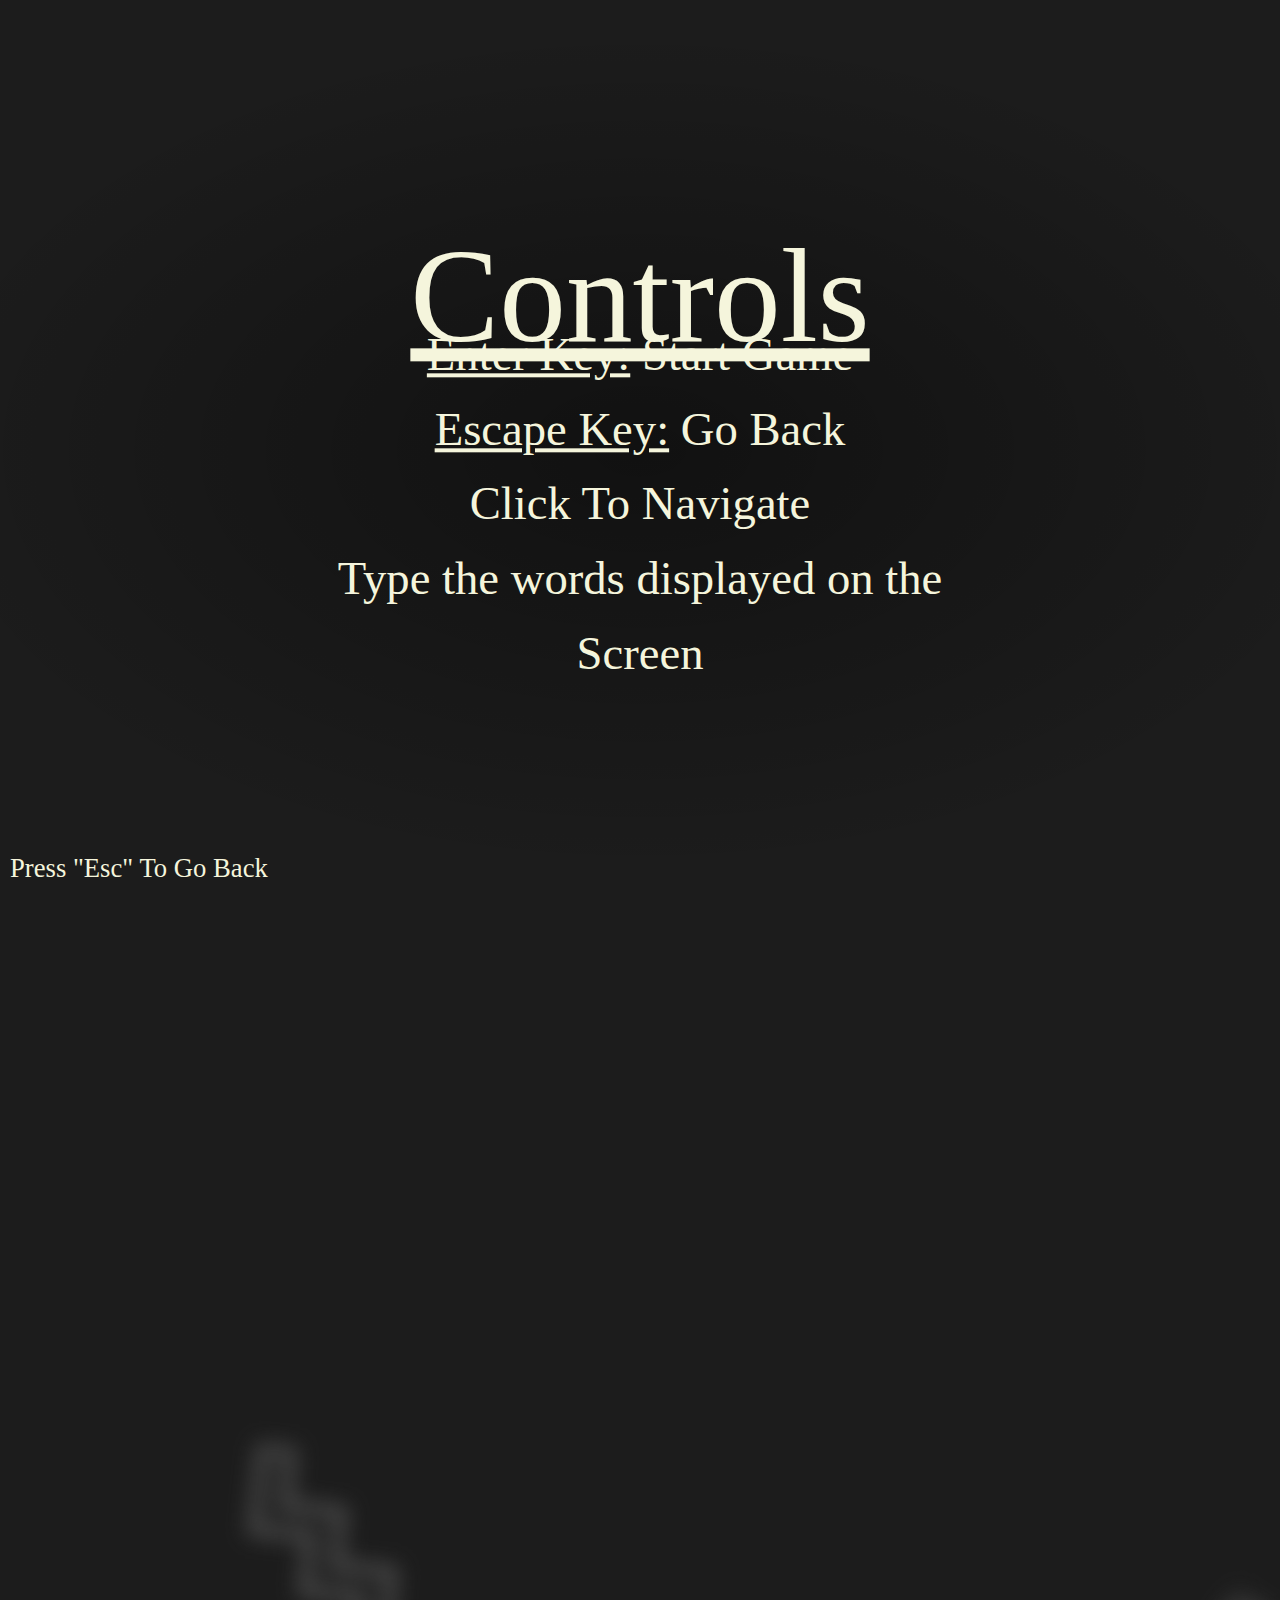
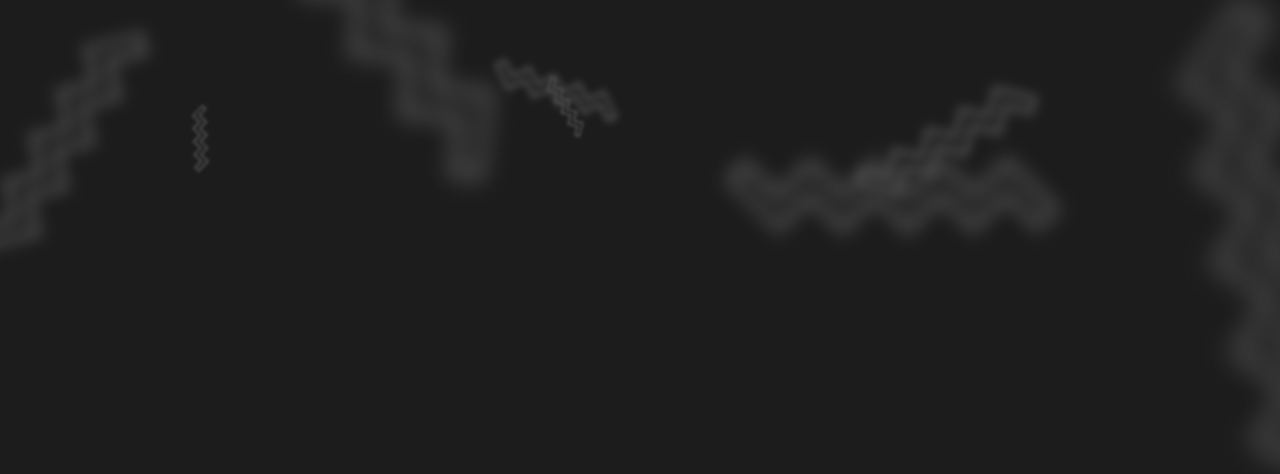
<file: Spell-it Faster/controls.html>
<!DOCTYPE html>
<html lang="en">
    <title>Spell-It Faster by Sneh Patel</title>
    <head>
        <!--CSS and Javascript-->
        <script src="main.js"></script>
        <link rel="stylesheet" type="text/css" href="style.css"></link>
        <link rel="stylesheet" type="text/css" href="transitions.css"></link>
        <script>
            window.onload = () => {
              const transition_el = document.querySelector('.transition')
  
              setTimeout(() => {
                    transition_el.classList.remove('is-active')
                }, 500);
              
                document.addEventListener('keydown', function(e) {
                  if(e.keyCode == 27){
                    transition_el.classList.add('is-active')
                    console.log("bock")
                    setTimeout(() => {
                        window.location.href = "C:/Users/snehp/OneDrive/Desktop/Sneh Programs/Spell-it Faster/index.html"
                    },500)
                  }
                })
              }
          </script>
    </head>

    <body class="body1">
        <!--Background Lines-->
        <div class="stars">
            <div class="star"></div>
            <div class="star"></div>
            <div class="star"></div>
            <div class="star"></div>
            <div class="star"></div>
            <div class="star"></div>
            <div class="star"></div>
            <div class="star"></div>
        </div>

        <!--Background Shapes-->
        <div>
            <svg class="svg">  
                <path d="m2.46177,126.39581c10.12618,-0.06577 20.25237,-0.13151 30.37857,-0.19726c0.06666,-10.3997 0.13333,-20.7994 0.19999,-31.19908c10.07782,0 20.15564,0 30.23346,0c0,-10.46351 0,-20.927 0,-31.39051c10.33589,0 20.67178,0 31.00767,0c0,-10.20827 0,-20.41656 0,-30.62485c10.20829,0 20.41656,0 30.62485,0c0,-10.20829 0,-20.41658 0,-30.62487c15.18483,0 30.36965,0 45.55448,0c0,5.10414 0,10.20829 0,15.31243c-10.08071,0 -20.16136,0 -30.24206,0c0,10.33589 0,20.67178 0,31.00769c-10.20829,0 -20.41656,0 -30.62485,0c0,10.33589 0,20.67178 0,31.00767c-10.20829,0 -20.41656,0 -30.62485,0c0,10.33591 0,20.6718 0,31.00767c-10.33589,0 -20.67178,0 -31.00767,0c0,10.46351 0,20.927 0,31.39049c-15.31243,0 -30.62485,0 -45.93728,0c0.68263,-5.07223 -1.16374,-10.79174 0.43769,-15.68938l0,0z" stroke-width="7" fill="none"/>
              </svg>
              
              <svg class="svg">  
                <path d="m2.46177,126.39581c10.12618,-0.06577 20.25237,-0.13151 30.37857,-0.19726c0.06666,-10.3997 0.13333,-20.7994 0.19999,-31.19908c10.07782,0 20.15564,0 30.23346,0c0,-10.46351 0,-20.927 0,-31.39051c10.33589,0 20.67178,0 31.00767,0c0,-10.20827 0,-20.41656 0,-30.62485c10.20829,0 20.41656,0 30.62485,0c0,-10.20829 0,-20.41658 0,-30.62487c15.18483,0 30.36965,0 45.55448,0c0,5.10414 0,10.20829 0,15.31243c-10.08071,0 -20.16136,0 -30.24206,0c0,10.33589 0,20.67178 0,31.00769c-10.20829,0 -20.41656,0 -30.62485,0c0,10.33589 0,20.67178 0,31.00767c-10.20829,0 -20.41656,0 -30.62485,0c0,10.33591 0,20.6718 0,31.00767c-10.33589,0 -20.67178,0 -31.00767,0c0,10.46351 0,20.927 0,31.39049c-15.31243,0 -30.62485,0 -45.93728,0c0.68263,-5.07223 -1.16374,-10.79174 0.43769,-15.68938l0,0z" stroke-width="7" fill="none"/>
              </svg>
              
              <svg class="svg">
                <path d="m2.46177,126.39581c10.12618,-0.06577 20.25237,-0.13151 30.37857,-0.19726c0.06666,-10.3997 0.13333,-20.7994 0.19999,-31.19908c10.07782,0 20.15564,0 30.23346,0c0,-10.46351 0,-20.927 0,-31.39051c10.33589,0 20.67178,0 31.00767,0c0,-10.20827 0,-20.41656 0,-30.62485c10.20829,0 20.41656,0 30.62485,0c0,-10.20829 0,-20.41658 0,-30.62487c15.18483,0 30.36965,0 45.55448,0c0,5.10414 0,10.20829 0,15.31243c-10.08071,0 -20.16136,0 -30.24206,0c0,10.33589 0,20.67178 0,31.00769c-10.20829,0 -20.41656,0 -30.62485,0c0,10.33589 0,20.67178 0,31.00767c-10.20829,0 -20.41656,0 -30.62485,0c0,10.33591 0,20.6718 0,31.00767c-10.33589,0 -20.67178,0 -31.00767,0c0,10.46351 0,20.927 0,31.39049c-15.31243,0 -30.62485,0 -45.93728,0c0.68263,-5.07223 -1.16374,-10.79174 0.43769,-15.68938l0,0z" stroke-width="7" fill="none"/>
              </svg>
              
              <svg class="svg">
                <path d="m2.46177,126.39581c10.12618,-0.06577 20.25237,-0.13151 30.37857,-0.19726c0.06666,-10.3997 0.13333,-20.7994 0.19999,-31.19908c10.07782,0 20.15564,0 30.23346,0c0,-10.46351 0,-20.927 0,-31.39051c10.33589,0 20.67178,0 31.00767,0c0,-10.20827 0,-20.41656 0,-30.62485c10.20829,0 20.41656,0 30.62485,0c0,-10.20829 0,-20.41658 0,-30.62487c15.18483,0 30.36965,0 45.55448,0c0,5.10414 0,10.20829 0,15.31243c-10.08071,0 -20.16136,0 -30.24206,0c0,10.33589 0,20.67178 0,31.00769c-10.20829,0 -20.41656,0 -30.62485,0c0,10.33589 0,20.67178 0,31.00767c-10.20829,0 -20.41656,0 -30.62485,0c0,10.33591 0,20.6718 0,31.00767c-10.33589,0 -20.67178,0 -31.00767,0c0,10.46351 0,20.927 0,31.39049c-15.31243,0 -30.62485,0 -45.93728,0c0.68263,-5.07223 -1.16374,-10.79174 0.43769,-15.68938l0,0z" stroke-width="7" fill="none"/>
              </svg>
              
              <svg class="svg">
                <path d="m2.46177,126.39581c10.12618,-0.06577 20.25237,-0.13151 30.37857,-0.19726c0.06666,-10.3997 0.13333,-20.7994 0.19999,-31.19908c10.07782,0 20.15564,0 30.23346,0c0,-10.46351 0,-20.927 0,-31.39051c10.33589,0 20.67178,0 31.00767,0c0,-10.20827 0,-20.41656 0,-30.62485c10.20829,0 20.41656,0 30.62485,0c0,-10.20829 0,-20.41658 0,-30.62487c15.18483,0 30.36965,0 45.55448,0c0,5.10414 0,10.20829 0,15.31243c-10.08071,0 -20.16136,0 -30.24206,0c0,10.33589 0,20.67178 0,31.00769c-10.20829,0 -20.41656,0 -30.62485,0c0,10.33589 0,20.67178 0,31.00767c-10.20829,0 -20.41656,0 -30.62485,0c0,10.33591 0,20.6718 0,31.00767c-10.33589,0 -20.67178,0 -31.00767,0c0,10.46351 0,20.927 0,31.39049c-15.31243,0 -30.62485,0 -45.93728,0c0.68263,-5.07223 -1.16374,-10.79174 0.43769,-15.68938l0,0z" stroke-width="7" fill="none"/>
              </svg>
              
              <svg class="svg">
                <path d="m2.46177,126.39581c10.12618,-0.06577 20.25237,-0.13151 30.37857,-0.19726c0.06666,-10.3997 0.13333,-20.7994 0.19999,-31.19908c10.07782,0 20.15564,0 30.23346,0c0,-10.46351 0,-20.927 0,-31.39051c10.33589,0 20.67178,0 31.00767,0c0,-10.20827 0,-20.41656 0,-30.62485c10.20829,0 20.41656,0 30.62485,0c0,-10.20829 0,-20.41658 0,-30.62487c15.18483,0 30.36965,0 45.55448,0c0,5.10414 0,10.20829 0,15.31243c-10.08071,0 -20.16136,0 -30.24206,0c0,10.33589 0,20.67178 0,31.00769c-10.20829,0 -20.41656,0 -30.62485,0c0,10.33589 0,20.67178 0,31.00767c-10.20829,0 -20.41656,0 -30.62485,0c0,10.33591 0,20.6718 0,31.00767c-10.33589,0 -20.67178,0 -31.00767,0c0,10.46351 0,20.927 0,31.39049c-15.31243,0 -30.62485,0 -45.93728,0c0.68263,-5.07223 -1.16374,-10.79174 0.43769,-15.68938l0,0z" stroke-width="7" fill="none"/>
              </svg>
              
              <svg class="svg">
                <path d="m2.46177,126.39581c10.12618,-0.06577 20.25237,-0.13151 30.37857,-0.19726c0.06666,-10.3997 0.13333,-20.7994 0.19999,-31.19908c10.07782,0 20.15564,0 30.23346,0c0,-10.46351 0,-20.927 0,-31.39051c10.33589,0 20.67178,0 31.00767,0c0,-10.20827 0,-20.41656 0,-30.62485c10.20829,0 20.41656,0 30.62485,0c0,-10.20829 0,-20.41658 0,-30.62487c15.18483,0 30.36965,0 45.55448,0c0,5.10414 0,10.20829 0,15.31243c-10.08071,0 -20.16136,0 -30.24206,0c0,10.33589 0,20.67178 0,31.00769c-10.20829,0 -20.41656,0 -30.62485,0c0,10.33589 0,20.67178 0,31.00767c-10.20829,0 -20.41656,0 -30.62485,0c0,10.33591 0,20.6718 0,31.00767c-10.33589,0 -20.67178,0 -31.00767,0c0,10.46351 0,20.927 0,31.39049c-15.31243,0 -30.62485,0 -45.93728,0c0.68263,-5.07223 -1.16374,-10.79174 0.43769,-15.68938l0,0z" stroke-width="7" fill="none"/>
              </svg>
              
              <svg class="svg">
                <path d="m2.46177,126.39581c10.12618,-0.06577 20.25237,-0.13151 30.37857,-0.19726c0.06666,-10.3997 0.13333,-20.7994 0.19999,-31.19908c10.07782,0 20.15564,0 30.23346,0c0,-10.46351 0,-20.927 0,-31.39051c10.33589,0 20.67178,0 31.00767,0c0,-10.20827 0,-20.41656 0,-30.62485c10.20829,0 20.41656,0 30.62485,0c0,-10.20829 0,-20.41658 0,-30.62487c15.18483,0 30.36965,0 45.55448,0c0,5.10414 0,10.20829 0,15.31243c-10.08071,0 -20.16136,0 -30.24206,0c0,10.33589 0,20.67178 0,31.00769c-10.20829,0 -20.41656,0 -30.62485,0c0,10.33589 0,20.67178 0,31.00767c-10.20829,0 -20.41656,0 -30.62485,0c0,10.33591 0,20.6718 0,31.00767c-10.33589,0 -20.67178,0 -31.00767,0c0,10.46351 0,20.927 0,31.39049c-15.31243,0 -30.62485,0 -45.93728,0c0.68263,-5.07223 -1.16374,-10.79174 0.43769,-15.68938l0,0z" stroke-width="7" fill="none"/>
              </svg>
              
              <svg class="svg">
                <path d="m2.46177,126.39581c10.12618,-0.06577 20.25237,-0.13151 30.37857,-0.19726c0.06666,-10.3997 0.13333,-20.7994 0.19999,-31.19908c10.07782,0 20.15564,0 30.23346,0c0,-10.46351 0,-20.927 0,-31.39051c10.33589,0 20.67178,0 31.00767,0c0,-10.20827 0,-20.41656 0,-30.62485c10.20829,0 20.41656,0 30.62485,0c0,-10.20829 0,-20.41658 0,-30.62487c15.18483,0 30.36965,0 45.55448,0c0,5.10414 0,10.20829 0,15.31243c-10.08071,0 -20.16136,0 -30.24206,0c0,10.33589 0,20.67178 0,31.00769c-10.20829,0 -20.41656,0 -30.62485,0c0,10.33589 0,20.67178 0,31.00767c-10.20829,0 -20.41656,0 -30.62485,0c0,10.33591 0,20.6718 0,31.00767c-10.33589,0 -20.67178,0 -31.00767,0c0,10.46351 0,20.927 0,31.39049c-15.31243,0 -30.62485,0 -45.93728,0c0.68263,-5.07223 -1.16374,-10.79174 0.43769,-15.68938l0,0z" stroke-width="7" fill="none"/>
              </svg>
        </div>

        <div class="transition transition-1 is-active"></div>

        <!--Controls Page Stuff-->
        <div style="font-family: 'pasti';color: beige; z-index: 10;font-size: 100pt; position: absolute; top: 33%; left: 50%; transform: translate(-50%, -50%);"><u>Controls</u></div>
        <div style="font-family: 'pasti'; text-align: center; color: beige; z-index: 10;font-size: 35pt; position: absolute; top: 56%; left: 50%; transform: translate(-50%, -50%);"><u>Enter Key:</u> Start Game<br><u>Escape Key:</u> Go Back<br>Click To Navigate<br>Type the words displayed on the Screen<br></div>
        <div style="width: 2080px;height: 1200px; position: absolute;   top: 50%; left: 50%; transform: translate(-50%, -50%);background: black;border-radius: 50%;z-index: 9;opacity: 40%;  background: radial-gradient(ellipse at center, black, transparent, transparent);            ;"></div>

        <div style="user-select: none;font-family: 'pasti';color: beige; z-index: 10;font-size: 20pt; position: absolute; bottom:0; margin: 10px;"></divstyle>Press "Esc" To Go Back</div>
    </body>
</html>
</file>
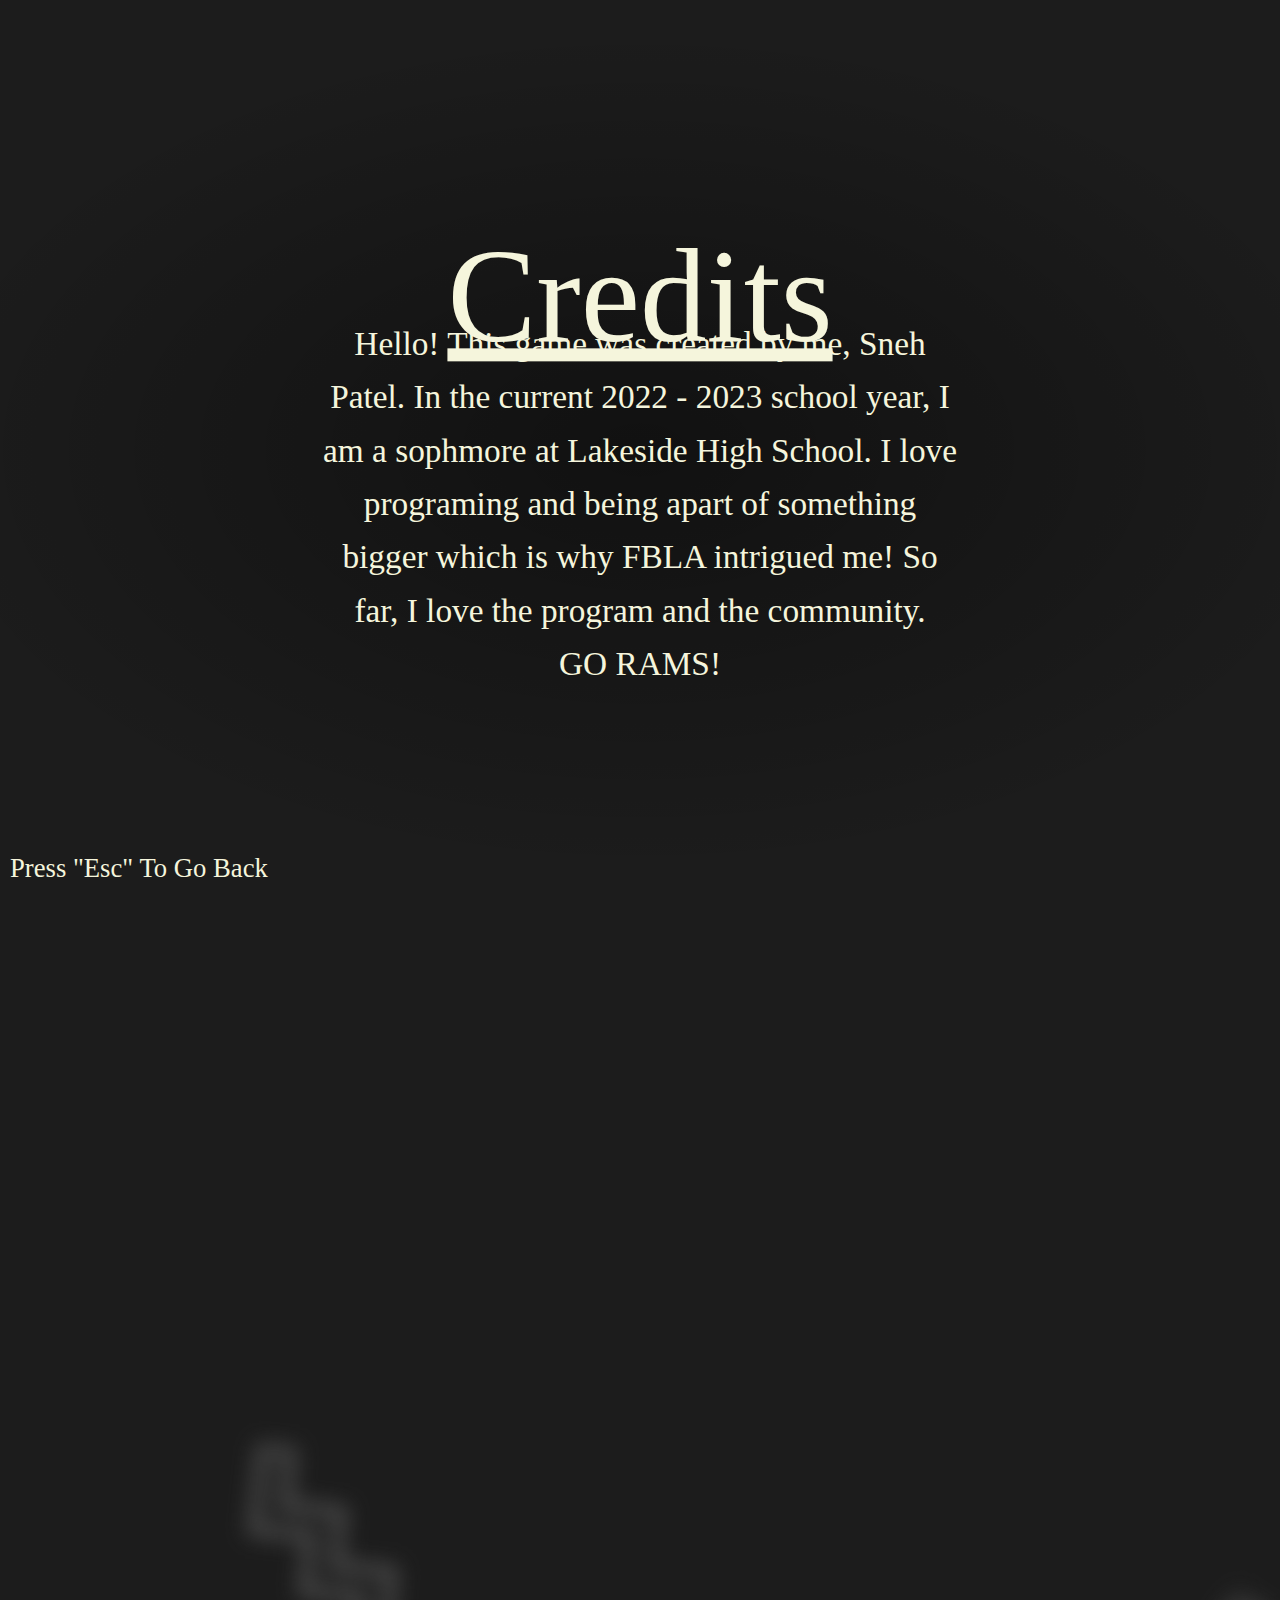
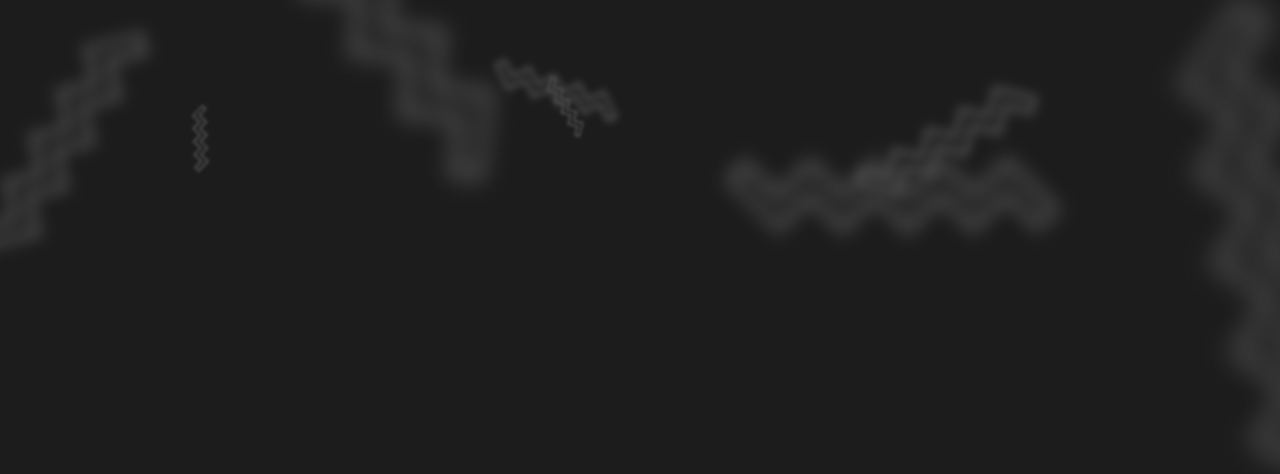
<file: Spell-it Faster/credits.html>
<!DOCTYPE html>
<html lang="en">
    <title>Spell-It Faster by Sneh Patel</title>
    <head>
        <!--CSS and Javascript-->
        <script src="main.js"></script>
        <script>
          window.onload = () => {
            const transition_el = document.querySelector('.transition')

            setTimeout(() => {
                  transition_el.classList.remove('is-active')
              }, 500);
            
              document.addEventListener('keydown', function(e) {
                if(e.keyCode == 27){
                  transition_el.classList.add('is-active')
                  console.log("bock")
                  setTimeout(() => {
                      window.location.href = "C:/Users/snehp/OneDrive/Desktop/Sneh Programs/Spell-it Faster/index.html"
                  },500)
                }
              })
            }
        </script>
        <link rel="stylesheet" type="text/css" href="style.css"></link>
        <link rel="stylesheet" type="text/css" href="transitions.css"></link>
    </head>

    <body class="body1">
        <!--Background Lines-->
        <div class="stars">
            <div class="star"></div>
            <div class="star"></div>
            <div class="star"></div>
            <div class="star"></div>
            <div class="star"></div>
            <div class="star"></div>
            <div class="star"></div>
            <div class="star"></div>
        </div>

        <!--Background Shapes-->
        <div>
            <svg class="svg">  
                <path d="m2.46177,126.39581c10.12618,-0.06577 20.25237,-0.13151 30.37857,-0.19726c0.06666,-10.3997 0.13333,-20.7994 0.19999,-31.19908c10.07782,0 20.15564,0 30.23346,0c0,-10.46351 0,-20.927 0,-31.39051c10.33589,0 20.67178,0 31.00767,0c0,-10.20827 0,-20.41656 0,-30.62485c10.20829,0 20.41656,0 30.62485,0c0,-10.20829 0,-20.41658 0,-30.62487c15.18483,0 30.36965,0 45.55448,0c0,5.10414 0,10.20829 0,15.31243c-10.08071,0 -20.16136,0 -30.24206,0c0,10.33589 0,20.67178 0,31.00769c-10.20829,0 -20.41656,0 -30.62485,0c0,10.33589 0,20.67178 0,31.00767c-10.20829,0 -20.41656,0 -30.62485,0c0,10.33591 0,20.6718 0,31.00767c-10.33589,0 -20.67178,0 -31.00767,0c0,10.46351 0,20.927 0,31.39049c-15.31243,0 -30.62485,0 -45.93728,0c0.68263,-5.07223 -1.16374,-10.79174 0.43769,-15.68938l0,0z" stroke-width="7" fill="none"/>
              </svg>
              
              <svg class="svg">  
                <path d="m2.46177,126.39581c10.12618,-0.06577 20.25237,-0.13151 30.37857,-0.19726c0.06666,-10.3997 0.13333,-20.7994 0.19999,-31.19908c10.07782,0 20.15564,0 30.23346,0c0,-10.46351 0,-20.927 0,-31.39051c10.33589,0 20.67178,0 31.00767,0c0,-10.20827 0,-20.41656 0,-30.62485c10.20829,0 20.41656,0 30.62485,0c0,-10.20829 0,-20.41658 0,-30.62487c15.18483,0 30.36965,0 45.55448,0c0,5.10414 0,10.20829 0,15.31243c-10.08071,0 -20.16136,0 -30.24206,0c0,10.33589 0,20.67178 0,31.00769c-10.20829,0 -20.41656,0 -30.62485,0c0,10.33589 0,20.67178 0,31.00767c-10.20829,0 -20.41656,0 -30.62485,0c0,10.33591 0,20.6718 0,31.00767c-10.33589,0 -20.67178,0 -31.00767,0c0,10.46351 0,20.927 0,31.39049c-15.31243,0 -30.62485,0 -45.93728,0c0.68263,-5.07223 -1.16374,-10.79174 0.43769,-15.68938l0,0z" stroke-width="7" fill="none"/>
              </svg>
              
              <svg class="svg">
                <path d="m2.46177,126.39581c10.12618,-0.06577 20.25237,-0.13151 30.37857,-0.19726c0.06666,-10.3997 0.13333,-20.7994 0.19999,-31.19908c10.07782,0 20.15564,0 30.23346,0c0,-10.46351 0,-20.927 0,-31.39051c10.33589,0 20.67178,0 31.00767,0c0,-10.20827 0,-20.41656 0,-30.62485c10.20829,0 20.41656,0 30.62485,0c0,-10.20829 0,-20.41658 0,-30.62487c15.18483,0 30.36965,0 45.55448,0c0,5.10414 0,10.20829 0,15.31243c-10.08071,0 -20.16136,0 -30.24206,0c0,10.33589 0,20.67178 0,31.00769c-10.20829,0 -20.41656,0 -30.62485,0c0,10.33589 0,20.67178 0,31.00767c-10.20829,0 -20.41656,0 -30.62485,0c0,10.33591 0,20.6718 0,31.00767c-10.33589,0 -20.67178,0 -31.00767,0c0,10.46351 0,20.927 0,31.39049c-15.31243,0 -30.62485,0 -45.93728,0c0.68263,-5.07223 -1.16374,-10.79174 0.43769,-15.68938l0,0z" stroke-width="7" fill="none"/>
              </svg>
              
              <svg class="svg">
                <path d="m2.46177,126.39581c10.12618,-0.06577 20.25237,-0.13151 30.37857,-0.19726c0.06666,-10.3997 0.13333,-20.7994 0.19999,-31.19908c10.07782,0 20.15564,0 30.23346,0c0,-10.46351 0,-20.927 0,-31.39051c10.33589,0 20.67178,0 31.00767,0c0,-10.20827 0,-20.41656 0,-30.62485c10.20829,0 20.41656,0 30.62485,0c0,-10.20829 0,-20.41658 0,-30.62487c15.18483,0 30.36965,0 45.55448,0c0,5.10414 0,10.20829 0,15.31243c-10.08071,0 -20.16136,0 -30.24206,0c0,10.33589 0,20.67178 0,31.00769c-10.20829,0 -20.41656,0 -30.62485,0c0,10.33589 0,20.67178 0,31.00767c-10.20829,0 -20.41656,0 -30.62485,0c0,10.33591 0,20.6718 0,31.00767c-10.33589,0 -20.67178,0 -31.00767,0c0,10.46351 0,20.927 0,31.39049c-15.31243,0 -30.62485,0 -45.93728,0c0.68263,-5.07223 -1.16374,-10.79174 0.43769,-15.68938l0,0z" stroke-width="7" fill="none"/>
              </svg>
              
              <svg class="svg">
                <path d="m2.46177,126.39581c10.12618,-0.06577 20.25237,-0.13151 30.37857,-0.19726c0.06666,-10.3997 0.13333,-20.7994 0.19999,-31.19908c10.07782,0 20.15564,0 30.23346,0c0,-10.46351 0,-20.927 0,-31.39051c10.33589,0 20.67178,0 31.00767,0c0,-10.20827 0,-20.41656 0,-30.62485c10.20829,0 20.41656,0 30.62485,0c0,-10.20829 0,-20.41658 0,-30.62487c15.18483,0 30.36965,0 45.55448,0c0,5.10414 0,10.20829 0,15.31243c-10.08071,0 -20.16136,0 -30.24206,0c0,10.33589 0,20.67178 0,31.00769c-10.20829,0 -20.41656,0 -30.62485,0c0,10.33589 0,20.67178 0,31.00767c-10.20829,0 -20.41656,0 -30.62485,0c0,10.33591 0,20.6718 0,31.00767c-10.33589,0 -20.67178,0 -31.00767,0c0,10.46351 0,20.927 0,31.39049c-15.31243,0 -30.62485,0 -45.93728,0c0.68263,-5.07223 -1.16374,-10.79174 0.43769,-15.68938l0,0z" stroke-width="7" fill="none"/>
              </svg>
              
              <svg class="svg">
                <path d="m2.46177,126.39581c10.12618,-0.06577 20.25237,-0.13151 30.37857,-0.19726c0.06666,-10.3997 0.13333,-20.7994 0.19999,-31.19908c10.07782,0 20.15564,0 30.23346,0c0,-10.46351 0,-20.927 0,-31.39051c10.33589,0 20.67178,0 31.00767,0c0,-10.20827 0,-20.41656 0,-30.62485c10.20829,0 20.41656,0 30.62485,0c0,-10.20829 0,-20.41658 0,-30.62487c15.18483,0 30.36965,0 45.55448,0c0,5.10414 0,10.20829 0,15.31243c-10.08071,0 -20.16136,0 -30.24206,0c0,10.33589 0,20.67178 0,31.00769c-10.20829,0 -20.41656,0 -30.62485,0c0,10.33589 0,20.67178 0,31.00767c-10.20829,0 -20.41656,0 -30.62485,0c0,10.33591 0,20.6718 0,31.00767c-10.33589,0 -20.67178,0 -31.00767,0c0,10.46351 0,20.927 0,31.39049c-15.31243,0 -30.62485,0 -45.93728,0c0.68263,-5.07223 -1.16374,-10.79174 0.43769,-15.68938l0,0z" stroke-width="7" fill="none"/>
              </svg>
              
              <svg class="svg">
                <path d="m2.46177,126.39581c10.12618,-0.06577 20.25237,-0.13151 30.37857,-0.19726c0.06666,-10.3997 0.13333,-20.7994 0.19999,-31.19908c10.07782,0 20.15564,0 30.23346,0c0,-10.46351 0,-20.927 0,-31.39051c10.33589,0 20.67178,0 31.00767,0c0,-10.20827 0,-20.41656 0,-30.62485c10.20829,0 20.41656,0 30.62485,0c0,-10.20829 0,-20.41658 0,-30.62487c15.18483,0 30.36965,0 45.55448,0c0,5.10414 0,10.20829 0,15.31243c-10.08071,0 -20.16136,0 -30.24206,0c0,10.33589 0,20.67178 0,31.00769c-10.20829,0 -20.41656,0 -30.62485,0c0,10.33589 0,20.67178 0,31.00767c-10.20829,0 -20.41656,0 -30.62485,0c0,10.33591 0,20.6718 0,31.00767c-10.33589,0 -20.67178,0 -31.00767,0c0,10.46351 0,20.927 0,31.39049c-15.31243,0 -30.62485,0 -45.93728,0c0.68263,-5.07223 -1.16374,-10.79174 0.43769,-15.68938l0,0z" stroke-width="7" fill="none"/>
              </svg>
              
              <svg class="svg">
                <path d="m2.46177,126.39581c10.12618,-0.06577 20.25237,-0.13151 30.37857,-0.19726c0.06666,-10.3997 0.13333,-20.7994 0.19999,-31.19908c10.07782,0 20.15564,0 30.23346,0c0,-10.46351 0,-20.927 0,-31.39051c10.33589,0 20.67178,0 31.00767,0c0,-10.20827 0,-20.41656 0,-30.62485c10.20829,0 20.41656,0 30.62485,0c0,-10.20829 0,-20.41658 0,-30.62487c15.18483,0 30.36965,0 45.55448,0c0,5.10414 0,10.20829 0,15.31243c-10.08071,0 -20.16136,0 -30.24206,0c0,10.33589 0,20.67178 0,31.00769c-10.20829,0 -20.41656,0 -30.62485,0c0,10.33589 0,20.67178 0,31.00767c-10.20829,0 -20.41656,0 -30.62485,0c0,10.33591 0,20.6718 0,31.00767c-10.33589,0 -20.67178,0 -31.00767,0c0,10.46351 0,20.927 0,31.39049c-15.31243,0 -30.62485,0 -45.93728,0c0.68263,-5.07223 -1.16374,-10.79174 0.43769,-15.68938l0,0z" stroke-width="7" fill="none"/>
              </svg>
              
              <svg class="svg">
                <path d="m2.46177,126.39581c10.12618,-0.06577 20.25237,-0.13151 30.37857,-0.19726c0.06666,-10.3997 0.13333,-20.7994 0.19999,-31.19908c10.07782,0 20.15564,0 30.23346,0c0,-10.46351 0,-20.927 0,-31.39051c10.33589,0 20.67178,0 31.00767,0c0,-10.20827 0,-20.41656 0,-30.62485c10.20829,0 20.41656,0 30.62485,0c0,-10.20829 0,-20.41658 0,-30.62487c15.18483,0 30.36965,0 45.55448,0c0,5.10414 0,10.20829 0,15.31243c-10.08071,0 -20.16136,0 -30.24206,0c0,10.33589 0,20.67178 0,31.00769c-10.20829,0 -20.41656,0 -30.62485,0c0,10.33589 0,20.67178 0,31.00767c-10.20829,0 -20.41656,0 -30.62485,0c0,10.33591 0,20.6718 0,31.00767c-10.33589,0 -20.67178,0 -31.00767,0c0,10.46351 0,20.927 0,31.39049c-15.31243,0 -30.62485,0 -45.93728,0c0.68263,-5.07223 -1.16374,-10.79174 0.43769,-15.68938l0,0z" stroke-width="7" fill="none"/>
              </svg>
        </div>

        <div class="transition transition-1 is-active"></div>

        <!--Credits Page Stuff-->
        <div style="user-select: none;">
            <div style="font-family: 'pasti';color: beige; z-index: 10;font-size: 100pt; position: absolute; top: 33%; left: 50%; transform: translate(-50%, -50%);"><u>Credits</u></div>
            <div style="font-family: 'pasti'; text-align: center; color: beige; z-index: 10;font-size: 25pt; position: absolute; top: 56%; left: 50%; transform: translate(-50%, -50%);">Hello! This game was created by me, Sneh Patel. In the current 2022 - 2023 school year, I am a sophmore at Lakeside High School. I love programing and being apart of something bigger which is why FBLA intrigued me! So far, I love the program and the community. <br>GO RAMS!</div>
            <div style="width: 2080px;height: 1200px; position: absolute;   top: 50%; left: 50%; transform: translate(-50%, -50%);background: black;border-radius: 50%;z-index: 9;opacity: 40%;  background: radial-gradient(ellipse at center, black, transparent, transparent);            ;"></div>
        </div>
        <div style="user-select: none;font-family: 'pasti';color: beige; z-index: 10;font-size: 20pt; position: absolute; bottom:0; margin: 10px;"></divstyle>Press "Esc" To Go Back</div>
    </body>
</html>
</file>
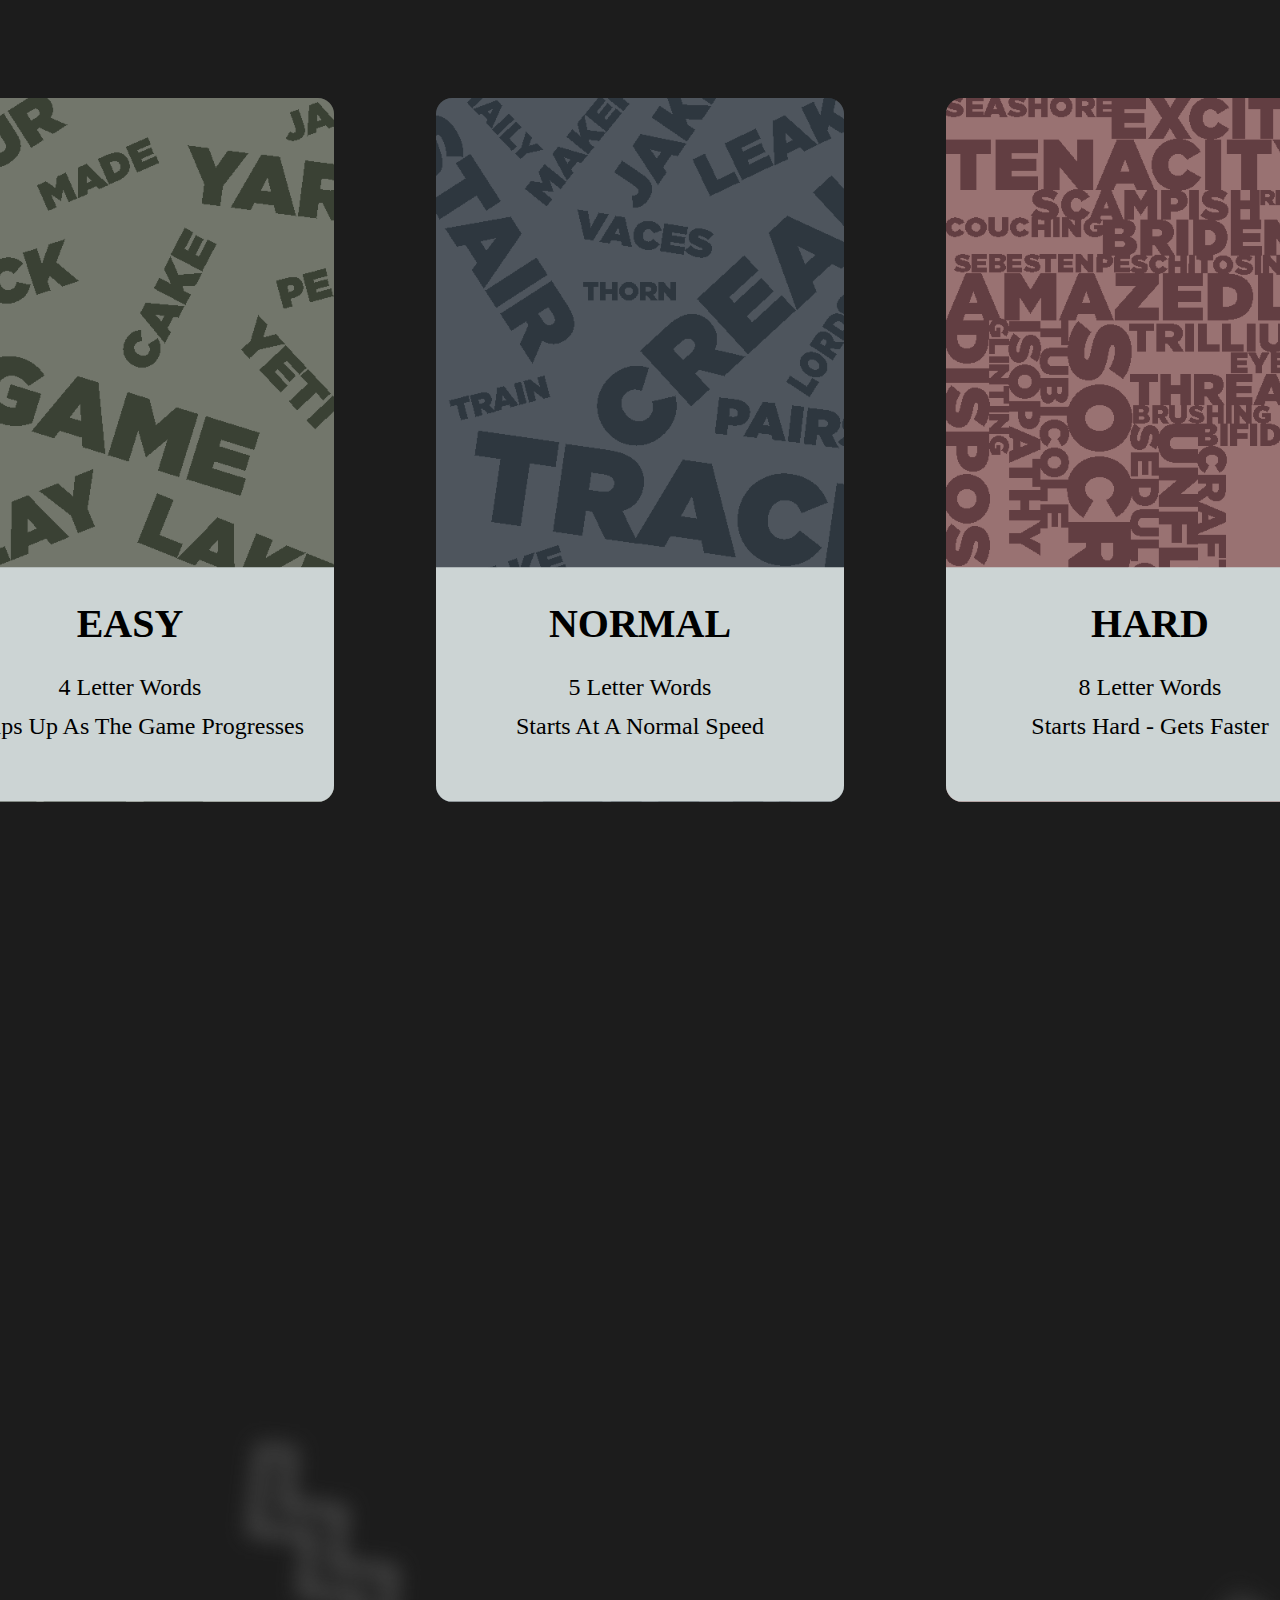
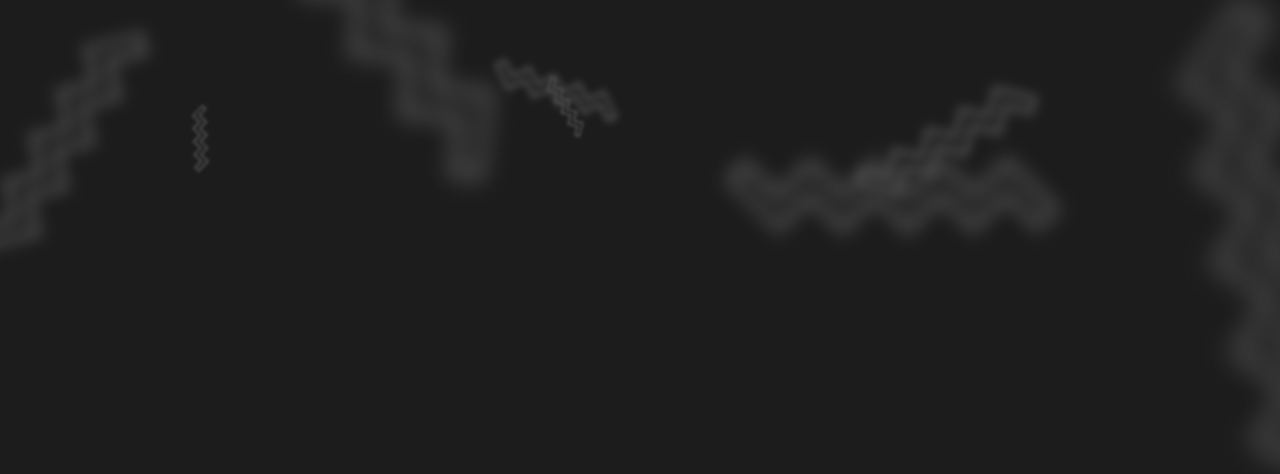
<file: Spell-it Faster/play.html>
<!DOCTYPE html>
<html lang="en">
    <title>Spell-It Faster by Sneh Patel</title>
    <head>
        <!--CSS and Javascript-->
        <script src="main.js"></script>
        <link rel="stylesheet" type="text/css" href="style.css"></link>
        <link rel="stylesheet" type="text/css" href="transitions.css"></link>
        <script>
            window.onload = () => {
              const transition_el = document.querySelector('.transition')
              const easyGroup = document.getElementById('easyGroup')
              const normalGroup = document.getElementById('normalGroup')
              const hardGroup = document.getElementById('hardGroup')
  
              setTimeout(() => {
                    transition_el.classList.remove('is-active')
                }, 500);
              
                document.addEventListener('keydown', function(e) {
                  if(e.keyCode == 27){
                    transition_el.classList.add('is-active')
                    console.log("bock")
                    setTimeout(() => {
                        window.location.href = "C:/Users/snehp/OneDrive/Desktop/Sneh Programs/Spell-it Faster/index.html"
                    },500)
                  }
                })

              easyGroup.addEventListener('click', function(e) {
                  transition_el.classList.add('is-active')
                  console.log("bock")
                  setTimeout(() => {
                      window.location.href = "C:/Users/snehp/OneDrive/Desktop/Sneh Programs/Spell-it Faster/Gamemodes/easyGM.html"
                  },500)
              })

              normalGroup.addEventListener('click', function(e) {
                    transition_el.classList.add('is-active')
                    console.log("bock")
                    setTimeout(() => {
                        window.location.href = "C:/Users/snehp/OneDrive/Desktop/Sneh Programs/Spell-it Faster/Gamemodes/normalGP.html"
                    },500)
                })
              
              hardGroup.addEventListener('click', function(e) {
                    transition_el.classList.add('is-active')
                    console.log("bock")
                    setTimeout(() => {
                        window.location.href = "C:/Users/snehp/OneDrive/Desktop/Sneh Programs/Spell-it Faster/Gamemodes/hardGP.html"
                    },500)
                })
              }
          </script>
    </head>

    <body class="body1">
        <!--Background Lines-->
        <div class="stars">
            <div class="star"></div>
            <div class="star"></div>
            <div class="star"></div>
            <div class="star"></div>
            <div class="star"></div>
            <div class="star"></div>
            <div class="star"></div>
            <div class="star"></div>
        </div>

        <!--Background Shapes-->
        <div>
            <svg class="svg">  
                <path d="m2.46177,126.39581c10.12618,-0.06577 20.25237,-0.13151 30.37857,-0.19726c0.06666,-10.3997 0.13333,-20.7994 0.19999,-31.19908c10.07782,0 20.15564,0 30.23346,0c0,-10.46351 0,-20.927 0,-31.39051c10.33589,0 20.67178,0 31.00767,0c0,-10.20827 0,-20.41656 0,-30.62485c10.20829,0 20.41656,0 30.62485,0c0,-10.20829 0,-20.41658 0,-30.62487c15.18483,0 30.36965,0 45.55448,0c0,5.10414 0,10.20829 0,15.31243c-10.08071,0 -20.16136,0 -30.24206,0c0,10.33589 0,20.67178 0,31.00769c-10.20829,0 -20.41656,0 -30.62485,0c0,10.33589 0,20.67178 0,31.00767c-10.20829,0 -20.41656,0 -30.62485,0c0,10.33591 0,20.6718 0,31.00767c-10.33589,0 -20.67178,0 -31.00767,0c0,10.46351 0,20.927 0,31.39049c-15.31243,0 -30.62485,0 -45.93728,0c0.68263,-5.07223 -1.16374,-10.79174 0.43769,-15.68938l0,0z" stroke-width="7" fill="none"/>
              </svg>
              
              <svg class="svg">  
                <path d="m2.46177,126.39581c10.12618,-0.06577 20.25237,-0.13151 30.37857,-0.19726c0.06666,-10.3997 0.13333,-20.7994 0.19999,-31.19908c10.07782,0 20.15564,0 30.23346,0c0,-10.46351 0,-20.927 0,-31.39051c10.33589,0 20.67178,0 31.00767,0c0,-10.20827 0,-20.41656 0,-30.62485c10.20829,0 20.41656,0 30.62485,0c0,-10.20829 0,-20.41658 0,-30.62487c15.18483,0 30.36965,0 45.55448,0c0,5.10414 0,10.20829 0,15.31243c-10.08071,0 -20.16136,0 -30.24206,0c0,10.33589 0,20.67178 0,31.00769c-10.20829,0 -20.41656,0 -30.62485,0c0,10.33589 0,20.67178 0,31.00767c-10.20829,0 -20.41656,0 -30.62485,0c0,10.33591 0,20.6718 0,31.00767c-10.33589,0 -20.67178,0 -31.00767,0c0,10.46351 0,20.927 0,31.39049c-15.31243,0 -30.62485,0 -45.93728,0c0.68263,-5.07223 -1.16374,-10.79174 0.43769,-15.68938l0,0z" stroke-width="7" fill="none"/>
              </svg>
              
              <svg class="svg">
                <path d="m2.46177,126.39581c10.12618,-0.06577 20.25237,-0.13151 30.37857,-0.19726c0.06666,-10.3997 0.13333,-20.7994 0.19999,-31.19908c10.07782,0 20.15564,0 30.23346,0c0,-10.46351 0,-20.927 0,-31.39051c10.33589,0 20.67178,0 31.00767,0c0,-10.20827 0,-20.41656 0,-30.62485c10.20829,0 20.41656,0 30.62485,0c0,-10.20829 0,-20.41658 0,-30.62487c15.18483,0 30.36965,0 45.55448,0c0,5.10414 0,10.20829 0,15.31243c-10.08071,0 -20.16136,0 -30.24206,0c0,10.33589 0,20.67178 0,31.00769c-10.20829,0 -20.41656,0 -30.62485,0c0,10.33589 0,20.67178 0,31.00767c-10.20829,0 -20.41656,0 -30.62485,0c0,10.33591 0,20.6718 0,31.00767c-10.33589,0 -20.67178,0 -31.00767,0c0,10.46351 0,20.927 0,31.39049c-15.31243,0 -30.62485,0 -45.93728,0c0.68263,-5.07223 -1.16374,-10.79174 0.43769,-15.68938l0,0z" stroke-width="7" fill="none"/>
              </svg>
              
              <svg class="svg">
                <path d="m2.46177,126.39581c10.12618,-0.06577 20.25237,-0.13151 30.37857,-0.19726c0.06666,-10.3997 0.13333,-20.7994 0.19999,-31.19908c10.07782,0 20.15564,0 30.23346,0c0,-10.46351 0,-20.927 0,-31.39051c10.33589,0 20.67178,0 31.00767,0c0,-10.20827 0,-20.41656 0,-30.62485c10.20829,0 20.41656,0 30.62485,0c0,-10.20829 0,-20.41658 0,-30.62487c15.18483,0 30.36965,0 45.55448,0c0,5.10414 0,10.20829 0,15.31243c-10.08071,0 -20.16136,0 -30.24206,0c0,10.33589 0,20.67178 0,31.00769c-10.20829,0 -20.41656,0 -30.62485,0c0,10.33589 0,20.67178 0,31.00767c-10.20829,0 -20.41656,0 -30.62485,0c0,10.33591 0,20.6718 0,31.00767c-10.33589,0 -20.67178,0 -31.00767,0c0,10.46351 0,20.927 0,31.39049c-15.31243,0 -30.62485,0 -45.93728,0c0.68263,-5.07223 -1.16374,-10.79174 0.43769,-15.68938l0,0z" stroke-width="7" fill="none"/>
              </svg>
              
              <svg class="svg">
                <path d="m2.46177,126.39581c10.12618,-0.06577 20.25237,-0.13151 30.37857,-0.19726c0.06666,-10.3997 0.13333,-20.7994 0.19999,-31.19908c10.07782,0 20.15564,0 30.23346,0c0,-10.46351 0,-20.927 0,-31.39051c10.33589,0 20.67178,0 31.00767,0c0,-10.20827 0,-20.41656 0,-30.62485c10.20829,0 20.41656,0 30.62485,0c0,-10.20829 0,-20.41658 0,-30.62487c15.18483,0 30.36965,0 45.55448,0c0,5.10414 0,10.20829 0,15.31243c-10.08071,0 -20.16136,0 -30.24206,0c0,10.33589 0,20.67178 0,31.00769c-10.20829,0 -20.41656,0 -30.62485,0c0,10.33589 0,20.67178 0,31.00767c-10.20829,0 -20.41656,0 -30.62485,0c0,10.33591 0,20.6718 0,31.00767c-10.33589,0 -20.67178,0 -31.00767,0c0,10.46351 0,20.927 0,31.39049c-15.31243,0 -30.62485,0 -45.93728,0c0.68263,-5.07223 -1.16374,-10.79174 0.43769,-15.68938l0,0z" stroke-width="7" fill="none"/>
              </svg>
              
              <svg class="svg">
                <path d="m2.46177,126.39581c10.12618,-0.06577 20.25237,-0.13151 30.37857,-0.19726c0.06666,-10.3997 0.13333,-20.7994 0.19999,-31.19908c10.07782,0 20.15564,0 30.23346,0c0,-10.46351 0,-20.927 0,-31.39051c10.33589,0 20.67178,0 31.00767,0c0,-10.20827 0,-20.41656 0,-30.62485c10.20829,0 20.41656,0 30.62485,0c0,-10.20829 0,-20.41658 0,-30.62487c15.18483,0 30.36965,0 45.55448,0c0,5.10414 0,10.20829 0,15.31243c-10.08071,0 -20.16136,0 -30.24206,0c0,10.33589 0,20.67178 0,31.00769c-10.20829,0 -20.41656,0 -30.62485,0c0,10.33589 0,20.67178 0,31.00767c-10.20829,0 -20.41656,0 -30.62485,0c0,10.33591 0,20.6718 0,31.00767c-10.33589,0 -20.67178,0 -31.00767,0c0,10.46351 0,20.927 0,31.39049c-15.31243,0 -30.62485,0 -45.93728,0c0.68263,-5.07223 -1.16374,-10.79174 0.43769,-15.68938l0,0z" stroke-width="7" fill="none"/>
              </svg>
              
              <svg class="svg">
                <path d="m2.46177,126.39581c10.12618,-0.06577 20.25237,-0.13151 30.37857,-0.19726c0.06666,-10.3997 0.13333,-20.7994 0.19999,-31.19908c10.07782,0 20.15564,0 30.23346,0c0,-10.46351 0,-20.927 0,-31.39051c10.33589,0 20.67178,0 31.00767,0c0,-10.20827 0,-20.41656 0,-30.62485c10.20829,0 20.41656,0 30.62485,0c0,-10.20829 0,-20.41658 0,-30.62487c15.18483,0 30.36965,0 45.55448,0c0,5.10414 0,10.20829 0,15.31243c-10.08071,0 -20.16136,0 -30.24206,0c0,10.33589 0,20.67178 0,31.00769c-10.20829,0 -20.41656,0 -30.62485,0c0,10.33589 0,20.67178 0,31.00767c-10.20829,0 -20.41656,0 -30.62485,0c0,10.33591 0,20.6718 0,31.00767c-10.33589,0 -20.67178,0 -31.00767,0c0,10.46351 0,20.927 0,31.39049c-15.31243,0 -30.62485,0 -45.93728,0c0.68263,-5.07223 -1.16374,-10.79174 0.43769,-15.68938l0,0z" stroke-width="7" fill="none"/>
              </svg>
              
              <svg class="svg">
                <path d="m2.46177,126.39581c10.12618,-0.06577 20.25237,-0.13151 30.37857,-0.19726c0.06666,-10.3997 0.13333,-20.7994 0.19999,-31.19908c10.07782,0 20.15564,0 30.23346,0c0,-10.46351 0,-20.927 0,-31.39051c10.33589,0 20.67178,0 31.00767,0c0,-10.20827 0,-20.41656 0,-30.62485c10.20829,0 20.41656,0 30.62485,0c0,-10.20829 0,-20.41658 0,-30.62487c15.18483,0 30.36965,0 45.55448,0c0,5.10414 0,10.20829 0,15.31243c-10.08071,0 -20.16136,0 -30.24206,0c0,10.33589 0,20.67178 0,31.00769c-10.20829,0 -20.41656,0 -30.62485,0c0,10.33589 0,20.67178 0,31.00767c-10.20829,0 -20.41656,0 -30.62485,0c0,10.33591 0,20.6718 0,31.00767c-10.33589,0 -20.67178,0 -31.00767,0c0,10.46351 0,20.927 0,31.39049c-15.31243,0 -30.62485,0 -45.93728,0c0.68263,-5.07223 -1.16374,-10.79174 0.43769,-15.68938l0,0z" stroke-width="7" fill="none"/>
              </svg>
              
              <svg class="svg">
                <path d="m2.46177,126.39581c10.12618,-0.06577 20.25237,-0.13151 30.37857,-0.19726c0.06666,-10.3997 0.13333,-20.7994 0.19999,-31.19908c10.07782,0 20.15564,0 30.23346,0c0,-10.46351 0,-20.927 0,-31.39051c10.33589,0 20.67178,0 31.00767,0c0,-10.20827 0,-20.41656 0,-30.62485c10.20829,0 20.41656,0 30.62485,0c0,-10.20829 0,-20.41658 0,-30.62487c15.18483,0 30.36965,0 45.55448,0c0,5.10414 0,10.20829 0,15.31243c-10.08071,0 -20.16136,0 -30.24206,0c0,10.33589 0,20.67178 0,31.00769c-10.20829,0 -20.41656,0 -30.62485,0c0,10.33589 0,20.67178 0,31.00767c-10.20829,0 -20.41656,0 -30.62485,0c0,10.33591 0,20.6718 0,31.00767c-10.33589,0 -20.67178,0 -31.00767,0c0,10.46351 0,20.927 0,31.39049c-15.31243,0 -30.62485,0 -45.93728,0c0.68263,-5.07223 -1.16374,-10.79174 0.43769,-15.68938l0,0z" stroke-width="7" fill="none"/>
              </svg>
        </div>

        <div class="transition transition-1 is-active"></div>

        <!--Play Page Stuff-->
        <div class="difficultyMenu">
            <div id="easyGroup">
                <div id="easy"></div>
                <div id="white1"><h1 style="font-family: pasti; text-align: center; font-size: 50px; margin-top: 30px;">EASY</h1><br><p style="font-family: pasti; text-align: center; font-size: 30px; margin-top: -10px;">4 Letter Words<br>Ramps Up As The Game Progresses</p></div>
            </div>
            <div id="grey1"></div>
            <div id="normalGroup">
                <div id="normal"></div>
                <div id="white2"><h1 style="font-family: pasti; text-align: center; font-size: 50px; margin-top: 30px;">NORMAL</h1><br><p style="font-family: pasti; text-align: center; font-size: 30px; margin-top: -10px;">5 Letter Words<br>Starts At A Normal Speed</p></div>
            </div>
            <div id="grey2"></div>
            <div id="hardGroup">
                <div id="hard"></div>
                <div id="white3"><h1 style="font-family: pasti; text-align: center; font-size: 50px; margin-top: 30px;">HARD</h1><br><p style="font-family: pasti; text-align: center; font-size: 30px; margin-top: -10px;">8 Letter Words<br>Starts Hard - Gets Faster</p></div>
            </div>
            <div id="grey3"></div>
        </div>

    </body>
</html>
</file>
<file: style.css>
* {
  margin: 0;
  padding: 0;
  box-sizing: border-box; }

html, body {
  height: 100%; }

.body1 {
  display: table;
  width: 100%;
  height: 100%;
  background-color: #1c1c1c;
  color: #000;
  line-height: 1.6;
  position: relative;
  font-family: sans-serif;
  overflow: hidden; 
}

/*Created by Osorina Irina; Altered by me for CSS*/
.stars {
  position: absolute;
  top: 0;
  left: 0;
  right: 0;
  height: 100%;
  margin: auto;
  width: 90vw; 
  filter: blur(8px);
}

.star {
  position: absolute;
  width: 1px;
  height: 100%;
  top: 0;
  left: 50%;
  background: rgba(255, 255, 255, 0.1);
  filter: blur(8px);
  overflow: hidden; }
  .star::after {
    content: '';
    display: block;
    position: absolute;
    height: 15vh;
    width: 100%;
    top: -50%;
    left: 0;
    background: linear-gradient(to bottom, rgba(255, 255, 255, 0) 0%, #ffffff 75%, #ffffff 100%);
    animation: drop 3s 0s infinite;
    animation-fill-mode: forwards;
    animation-timing-function: cubic-bezier(0.4, 0.26, 0, 0.97); }
  .star:nth-child(1) {
    margin-left: -15%; }
    .star:nth-child(1)::after {
      animation-delay: 2.1s; }
  .star:nth-child(4) {
    margin-left: -30%; }
    .star:nth-child(4)::after {
      animation-delay: 3.2s; }
  .star:nth-child(3) {
    margin-left: 15%; }
    .star:nth-child(3)::after {
      animation-delay: 2.7s; }
  .star:nth-child(5) {
    margin-left: 30%; }
    .star:nth-child(5)::after {
      animation-delay: 1.7s; }
  .star:nth-child(6) {
    margin-left: 45%; }
    .star:nth-child(6)::after {
      animation-delay: .7s; }
  .star:nth-child(7) {
    margin-left: -45%; }
    .star:nth-child(7)::after {
      animation-delay: 3.9s; }
  @keyframes drop {
  0% {
    top: -50%; }
  100% {
    top: 110%; } }

    /*Created by Rune Sejer Hoffman; Altered by me for CSS*/
    .wrap {
      perspective-origin: 50% 50%;
   }
    .page {
      margin: 3%;
      max-width: 600px;
      margin-left: auto;
      margin-right: auto;
      padding: 30px;
      border-radius: 3px;
      text-align: center;
      font-size: 1.4vw;
   }
    .svg {
      stroke: #4a4a4a;
      position: absolute;
      bottom: -100vh;
      transform-style: preserve-3d;
      
   }
    .svg:nth-child(1) {
      left: 5%;
      animation: raise1 20s linear infinite;
      animation-delay: -2s;
      transform: scale(-0.3) rotate(133deg);
      z-index: 5;
      filter: blur(6px);
   }
    @keyframes raise1 {
      to {
        bottom: 150vh;
        transform: scale(-0.3) rotate(208deg);
     }
   }
    .svg:nth-child(2) {
      left: 13%;
      animation: raise2 10s linear infinite;
      animation-delay: -2s;
      transform: scale(0) rotate(309deg);
      z-index: 5;
      filter: blur(6px);
   }
    @keyframes raise2 {
      to {
        bottom: 150vh;
        transform: scale(0) rotate(53deg);
     }
   }
    .svg:nth-child(3) {
      left: 32%;
      animation: raise3 9s linear infinite;
      animation-delay: 0s;
      transform: scale(0.3) rotate(104deg);
      z-index: 5;
      filter: blur(6px);
   }
    @keyframes raise3 {
      to {
        bottom: 150vh;
        transform: scale(0.3) rotate(151deg);
     }
   }
    .svg:nth-child(4) {
      left: 33%;
      animation: raise4 13s linear infinite;
      animation-delay: -2s;
      transform: scale(0.6) rotate(63deg);
      z-index: 5;
      filter: blur(6px);
   }
    @keyframes raise4 {
      to {
        bottom: 150vh;
        transform: scale(0.6) rotate(264deg);
     }
   }
    .svg:nth-child(5) {
      left: 58%;
      animation: raise5 15s linear infinite;
      animation-delay: -4s;
      transform: scale(0.9) rotate(194deg);
      z-index: 5;
      filter: blur(6px);
   }
    @keyframes raise5 {
      to {
        bottom: 150vh;
        transform: scale(0.9) rotate(272deg);
     }
   }
    .svg:nth-child(6) {
      left: -1%;
      animation: raise6 14s linear infinite;
      animation-delay: -2s;
      transform: scale(1.2) rotate(346deg);
      z-index: 5;
      filter: blur(6px);
   }
    @keyframes raise6 {
      to {
        bottom: 150vh;
        transform: scale(1.2) rotate(113deg);
     }
   }
    .svg:nth-child(7) {
      left: 53%;
      animation: raise7 18s linear infinite;
      animation-delay: 0s;
      transform: scale(1.5) rotate(225deg);
      z-index: 5;
      filter: blur(6px);
   }
    @keyframes raise7 {
      to {
        bottom: 150vh;
        transform: scale(1.5) rotate(186deg);
     }
   }
    .svg:nth-child(8) {
      left: 16%;
      animation: raise8 12s linear infinite;
      animation-delay: -3s;
      transform: scale(1.8) rotate(96deg);
      z-index: 5;
      filter: blur(6px);
   }
    @keyframes raise8 {
      to {
        bottom: 150vh;
        transform: scale(1.8) rotate(143deg);
     }
   }
    .svg:nth-child(9) {
      left: 93%;
      animation: raise9 8s linear infinite;
      animation-delay: -3s;
      transform: scale(2.1) rotate(304deg);
      z-index: 5;
      filter: blur(6px);
   }
    @keyframes raise9 {
      to {
        bottom: 150vh;
        transform: scale(2.1) rotate(90deg);
     }
   }
    .svg:nth-child(10) {
      left: 12%;
      animation: raise10 14s linear infinite;
      animation-delay: -1s;
      transform: scale(2.4) rotate(242deg);
      z-index: 5;
      filter: blur(6px);
   }
    @keyframes raise10 {
      to {
        bottom: 150vh;
        transform: scale(2.4) rotate(143deg);
     }
   }
  
@keyframes fadeIn {
  0% {
    opacity: 0%;
    bottom: -150%;
  }
  40% {
    opacity: 0%;
  }
  100% {
    opacity: 100%;
    bottom: 20%;
  }
}

@keyframes breath {
  0% {
    scale: .5;
  }
  50% {
    scale: .53;
  }
  100%{
    scale: .5;
  }
}
@keyframes bigger1 {
  0% {
    scale: 1;
  }
  100% {
    scale: 1.1;
  }
}
@keyframes getDark {
  0% {
    opacity: 60%;
  }
  100% {
    opacity: 100%;
  }
}
  
.title { 
  text-align: center;
  position: absolute;
  bottom: 20%;
  left: 8%;
  margin: -5vh 0 0 -15vh;
  animation: 1s ease-out 0s 1 fadeIn, 4s ease-out 0s infinite breath;
  z-index: 10;
  scale: .5;
  user-select: none;
  }

@keyframes fade1 {
  0% {
    opacity: 0%;
  }
  50% {
    opacity: 0%;
  }
  100%{
    opacity: 100%;
  }
}
@keyframes fadeOval {
  0% {
    opacity: 0%;
  }
  50% {
    opacity: 0%;
  }
  100%{
    opacity: 75%;
  }
}

@font-face {
  font-family: "pasti";
  src: url("/Fonts/journeyman-line-webfont.woff") format("woff");
}

.menu {
  position: absolute;
  left: 50%;
  bottom: -20%;
  text-align: center;
  -webkit-transform: translate(-50%, -50%);
  transform: translate(-50%, -50%);
  font-family: "pasti";
  font-size: 50pt;
  color: beige;
  z-index: 10;
  user-select: none;
  scale: .9;
}

.play {
  z-index: 11;
  animation: 2s ease-out 0s 1 fade1;
}
#playGroup {
  margin-bottom: 0px;
}
#playGroup:hover{
  z-index: 11;
  animation: .3s ease-in-out 0s 1 bigger1;
  animation-fill-mode:forwards;
}
#oval1:hover{
  opacity: 100%;
  background: radial-gradient(ellipse at center, rgb(146, 140, 140), transparent, transparent);
}
#play:hover + #oval1{
  opacity: 100%;
  background: radial-gradient(ellipse at center, rgb(146, 140, 140), transparent, transparent);
}

.bio {
  z-index: 11;
  animation: 2.5s ease-out 0s 1 fade1;
}
#bioGroup {
  margin-top: 10px;
}
#bioGroup:hover {
  z-index: 11;
  animation: .3s ease-in-out 0s 1 bigger1;
  animation-fill-mode:forwards;
}
#oval2:hover{
  opacity: 100%;
  background: radial-gradient(ellipse at center, rgb(146, 140, 140), transparent, transparent);

}
#bio:hover + #oval2{
  opacity: 100%;
  background: radial-gradient(ellipse at center, rgb(146, 140, 140), transparent, transparent);

}

.controls {
  z-index: 11;
  animation: 3s ease-out 0s 1 fade1;
}
#controlsGroup {
  margin-top: 10px;
}
#controlsGroup:hover {
  z-index: 11;
  animation: .3s ease-in-out 0s 1 bigger1;
  animation-fill-mode:forwards;
}
#oval3:hover{
  opacity: 100%;
  background: radial-gradient(ellipse at center, rgb(146, 140, 140), transparent, transparent);
}
#controls:hover + #oval3{
  opacity: 100%;
  background: radial-gradient(ellipse at center, rgb(146, 140, 140), transparent, transparent);
}

.credits {
  z-index: 11;
  animation: 4s ease-out 0s 1 fade1;
}
#creditsGroup {
  margin-top: 10px;
}
#creditsGroup:hover {
  z-index: 11;
  animation: .3s ease-in-out 0s 1 bigger1;
  animation-fill-mode:forwards;
}
#oval4:hover{
  opacity: 100%;
  background: radial-gradient(ellipse at center, rgb(146, 140, 140), transparent, transparent);
}
#credits:hover + #oval4{
  opacity: 100%;
  background: radial-gradient(ellipse at center, rgb(146, 140, 140), transparent, transparent);
}

.leaderboards {
  z-index: 11;
  animation: 3.5s ease-out 0s 1 fade1;
}
#leaderGroup {
  margin-top: 10px;
}
#leaderGroup:hover {
  z-index: 11;
  animation: .3s ease-in-out 0s 1 bigger1;
  animation-fill-mode:forwards;
}
#oval4:hover{
  opacity: 100%;
  background: radial-gradient(ellipse at center, rgb(146, 140, 140), transparent, transparent);
}
#leaderboards:hover + #oval4{
  opacity: 100%;
  background: radial-gradient(ellipse at center, rgb(146, 140, 140), transparent, transparent);
}

.oval {
  width: 640px;
  height: 100px;
  transform: translate(-21%, -81%);
  position: absolute;
  z-index: -10;
  opacity: 80%;
  scale: 1.25;
  background: radial-gradient(ellipse at center, black, transparent, transparent);
}

a:link
{
   color: beige;
   text-decoration: none;
}
a:visited
{
   color: beige;
   text-decoration: none;
}
a:hover
{
   color: beige;
   text-decoration: none;
}
a:active
{
   color: beige;
   text-decoration: none;
}

@keyframes bigger2 {
  0% {
    scale: 1;
    transform: translate(0%, 0%);
  }
  100% {
    scale: 1.1;
    transform: translate(125%, 0%);
  }
}

@keyframes greyScale1 {
  0% {
    filter: grayscale(60%);
  }
  100% {
    filter: grayscale(0%);
  }
}

@keyframes makeTransparent1 {
  0% {
  }
  100% {
    background-color: transparent;
  }
}

.difficultyMenu {
  z-index: 10;
  position: absolute;
  top: 50%;
  left: 50%;
  transform: translate(-62.5%, -60%);
  scale: .8;
  user-select: none;
}

#easy {
  float: left;
  position: absolute;
  top: 50%;
  left: 50%;
  transform: translate(-175%, -50%);
  width: 510px;
  height: 880px;
  background-color: #3f3f47;
  border-radius: 20px;
  background:url('bgSpellit-easy.png') no-repeat;
  filter: grayscale(60%);
}
#easyGroup:hover #easy {
  animation: .2s ease-in-out 0s 1 greyScale1;
  animation-fill-mode: forwards;
}
#easyGroup:hover #easy{
  border: 15px solid #344524;
}
#easyGroup:hover {
  animation: .2s ease-in-out 0s 1 bigger1;
  animation-fill-mode: forwards;
  background: url('bgSpellit-easy.png') no-repeat;
  filter: saturate(2);
}
#easyGroup:hover #white1{
  color: aliceblue;
  animation: .15s ease-in-out 0s 1 makeTransparent1;
  animation-fill-mode: forwards;
}

#normal {
  position: absolute;
  width: 510px;
  height: 880px;
  top: 50%;
  left: 50%;
  transform: translate(-50%, -50%);
  background-color: #3f3f47;
  border-radius: 20px;
  background:url('bgSpellit-normal.png') no-repeat;
  filter: grayscale(60%);
}
#normalGroup:hover #normal {
  animation: .2s ease-in-out 0s 1 greyScale1;
  animation-fill-mode: forwards;
}
#normalGroup:hover {
  animation: .2s ease-in-out 0s 1 bigger1;
  animation-fill-mode: forwards;
  filter: saturate(2);
}
#normalGroup:hover #normal{
  border: 15px solid #22394c;
}
#normalGroup:hover #white2{
  color: aliceblue;
  animation: .15s ease-in-out 0s 1 makeTransparent1;
  animation-fill-mode: forwards;
}

#hard {
  float: right;
  position: absolute;
  top: 50%;
  left: 50%;
  transform: translate(75%, -50%);
  width: 510px;
  height: 880px;
  background-color: #3f3f47;
  border-radius: 20px;
  background:url('bgSpellit-hard.png') no-repeat;
  filter: grayscale(60%);
}
#hardGroup:hover #hard {
  animation: .2s ease-in-out 0s 1 greyScale1;
  animation-fill-mode: forwards;
}
#hardGroup:hover {
  animation: .2s ease-in-out 0s 1 bigger1;
  animation-fill-mode: forwards;
}
#hardGroup:hover #hard{
  border: 15px solid #8d323b;
}
#hardGroup:hover #white3{
  color: aliceblue;
  animation: .15s ease-in-out 0s 1 makeTransparent1;
  animation-fill-mode: forwards;
}

#white1, #white2, #white3 {
  background-color: rgb(204, 212, 212);
  width: 510px;
  height: 293px;
  z-index: 11;
  border-radius: 0px 0px 20px 20px
}

#white1 {
  position: absolute;
  top: 50%;
  left: 50%;
  transform: translate(-175%, 50%);
}
#white2 {
  position: absolute;
  top: 50%;
  left: 50%;
  transform: translate(-50%, 50%);
}
#white3 {
  position: absolute;
  top: 50%;
  left: 50%;
  transform: translate(75%, 50%);
}

#grey1, #grey2, #grey3 {
  background-color: rgb(48, 47, 47);
  width: 510px;
  height: 880px;
  z-index: 11;
  border-radius: 20px;
}

#grey1 {
  position: absolute;
  top: 50%;
  left: 50%;
  transform: translate(-175%, -50%);
  z-index: -1;
}
#grey2 {
  position: absolute;
  top: 50%;
  left: 50%;
  transform: translate(-50%, -50%);
  z-index: -1;
}
#grey3 {
  position: absolute;
  top: 50%;
  left: 50%;
  transform: translate(75%, -50%);
  z-index: -1;
}
</file>
<file: transitions.css>
.transition-1{
    position: fixed;
    top: 0;
    left: 0;
    right: 0;
    bottom: 0;
    z-index: 101;
    background-color: #0f0f0f;
    opacity: 0;
    pointer-events: none;
    transition: 0.5s ease-out;
}

.transition-1.is-active {
    opacity: 1;
    pointer-events: all;
}
</file>
<file: Spell-it Faster/style.css>
* {
  margin: 0;
  padding: 0;
  box-sizing: border-box; }

html, body {
  height: 100%; }

.body1 {
  display: table;
  width: 100%;
  height: 100%;
  background-color: #1c1c1c;
  color: #000;
  line-height: 1.6;
  position: relative;
  font-family: sans-serif;
  overflow: hidden; 
}

/*Created by Osorina Irina; Altered by me for CSS*/
.stars {
  position: absolute;
  top: 0;
  left: 0;
  right: 0;
  height: 100%;
  margin: auto;
  width: 90vw; 
  filter: blur(8px);
}

.star {
  position: absolute;
  width: 1px;
  height: 100%;
  top: 0;
  left: 50%;
  background: rgba(255, 255, 255, 0.1);
  filter: blur(8px);
  overflow: hidden; }
  .star::after {
    content: '';
    display: block;
    position: absolute;
    height: 15vh;
    width: 100%;
    top: -50%;
    left: 0;
    background: linear-gradient(to bottom, rgba(255, 255, 255, 0) 0%, #ffffff 75%, #ffffff 100%);
    animation: drop 3s 0s infinite;
    animation-fill-mode: forwards;
    animation-timing-function: cubic-bezier(0.4, 0.26, 0, 0.97); }
  .star:nth-child(1) {
    margin-left: -15%; }
    .star:nth-child(1)::after {
      animation-delay: 2.1s; }
  .star:nth-child(4) {
    margin-left: -30%; }
    .star:nth-child(4)::after {
      animation-delay: 3.2s; }
  .star:nth-child(3) {
    margin-left: 15%; }
    .star:nth-child(3)::after {
      animation-delay: 2.7s; }
  .star:nth-child(5) {
    margin-left: 30%; }
    .star:nth-child(5)::after {
      animation-delay: 1.7s; }
  .star:nth-child(6) {
    margin-left: 45%; }
    .star:nth-child(6)::after {
      animation-delay: .7s; }
  .star:nth-child(7) {
    margin-left: -45%; }
    .star:nth-child(7)::after {
      animation-delay: 3.9s; }
  @keyframes drop {
  0% {
    top: -50%; }
  100% {
    top: 110%; } }

    /*Created by Rune Sejer Hoffman; Altered by me for CSS*/
    .wrap {
      perspective-origin: 50% 50%;
   }
    .page {
      margin: 3%;
      max-width: 600px;
      margin-left: auto;
      margin-right: auto;
      padding: 30px;
      border-radius: 3px;
      text-align: center;
      font-size: 1.4vw;
   }
    .svg {
      stroke: #4a4a4a;
      position: absolute;
      bottom: -100vh;
      transform-style: preserve-3d;
      
   }
    .svg:nth-child(1) {
      left: 5%;
      animation: raise1 20s linear infinite;
      animation-delay: -2s;
      transform: scale(-0.3) rotate(133deg);
      z-index: 5;
      filter: blur(6px);
   }
    @keyframes raise1 {
      to {
        bottom: 150vh;
        transform: scale(-0.3) rotate(208deg);
     }
   }
    .svg:nth-child(2) {
      left: 13%;
      animation: raise2 10s linear infinite;
      animation-delay: -2s;
      transform: scale(0) rotate(309deg);
      z-index: 5;
      filter: blur(6px);
   }
    @keyframes raise2 {
      to {
        bottom: 150vh;
        transform: scale(0) rotate(53deg);
     }
   }
    .svg:nth-child(3) {
      left: 32%;
      animation: raise3 9s linear infinite;
      animation-delay: 0s;
      transform: scale(0.3) rotate(104deg);
      z-index: 5;
      filter: blur(6px);
   }
    @keyframes raise3 {
      to {
        bottom: 150vh;
        transform: scale(0.3) rotate(151deg);
     }
   }
    .svg:nth-child(4) {
      left: 33%;
      animation: raise4 13s linear infinite;
      animation-delay: -2s;
      transform: scale(0.6) rotate(63deg);
      z-index: 5;
      filter: blur(6px);
   }
    @keyframes raise4 {
      to {
        bottom: 150vh;
        transform: scale(0.6) rotate(264deg);
     }
   }
    .svg:nth-child(5) {
      left: 58%;
      animation: raise5 15s linear infinite;
      animation-delay: -4s;
      transform: scale(0.9) rotate(194deg);
      z-index: 5;
      filter: blur(6px);
   }
    @keyframes raise5 {
      to {
        bottom: 150vh;
        transform: scale(0.9) rotate(272deg);
     }
   }
    .svg:nth-child(6) {
      left: -1%;
      animation: raise6 14s linear infinite;
      animation-delay: -2s;
      transform: scale(1.2) rotate(346deg);
      z-index: 5;
      filter: blur(6px);
   }
    @keyframes raise6 {
      to {
        bottom: 150vh;
        transform: scale(1.2) rotate(113deg);
     }
   }
    .svg:nth-child(7) {
      left: 53%;
      animation: raise7 18s linear infinite;
      animation-delay: 0s;
      transform: scale(1.5) rotate(225deg);
      z-index: 5;
      filter: blur(6px);
   }
    @keyframes raise7 {
      to {
        bottom: 150vh;
        transform: scale(1.5) rotate(186deg);
     }
   }
    .svg:nth-child(8) {
      left: 16%;
      animation: raise8 12s linear infinite;
      animation-delay: -3s;
      transform: scale(1.8) rotate(96deg);
      z-index: 5;
      filter: blur(6px);
   }
    @keyframes raise8 {
      to {
        bottom: 150vh;
        transform: scale(1.8) rotate(143deg);
     }
   }
    .svg:nth-child(9) {
      left: 93%;
      animation: raise9 8s linear infinite;
      animation-delay: -3s;
      transform: scale(2.1) rotate(304deg);
      z-index: 5;
      filter: blur(6px);
   }
    @keyframes raise9 {
      to {
        bottom: 150vh;
        transform: scale(2.1) rotate(90deg);
     }
   }
    .svg:nth-child(10) {
      left: 12%;
      animation: raise10 14s linear infinite;
      animation-delay: -1s;
      transform: scale(2.4) rotate(242deg);
      z-index: 5;
      filter: blur(6px);
   }
    @keyframes raise10 {
      to {
        bottom: 150vh;
        transform: scale(2.4) rotate(143deg);
     }
   }
  
@keyframes fadeIn {
  0% {
    opacity: 0%;
    bottom: -150%;
  }
  40% {
    opacity: 0%;
  }
  100% {
    opacity: 100%;
    bottom: 20%;
  }
}

@keyframes breath {
  0% {
    scale: .5;
  }
  50% {
    scale: .53;
  }
  100%{
    scale: .5;
  }
}
@keyframes bigger1 {
  0% {
    scale: 1;
  }
  100% {
    scale: 1.1;
  }
}
@keyframes getDark {
  0% {
    opacity: 60%;
  }
  100% {
    opacity: 100%;
  }
}
  
.title { 
  text-align: center;
  position: absolute;
  bottom: 20%;
  left: 8%;
  margin: -5vh 0 0 -15vh;
  animation: 1s ease-out 0s 1 fadeIn, 4s ease-out 0s infinite breath;
  z-index: 10;
  scale: .5;
  user-select: none;
  }

@keyframes fade1 {
  0% {
    opacity: 0%;
  }
  50% {
    opacity: 0%;
  }
  100%{
    opacity: 100%;
  }
}
@keyframes fadeOval {
  0% {
    opacity: 0%;
  }
  50% {
    opacity: 0%;
  }
  100%{
    opacity: 75%;
  }
}

@font-face {
  font-family: "pasti";
  src: url("C:/Users/snehp/OneDrive/Desktop/Sneh Programs/Spell-it Faster/Fonts/journeyman-line-webfont.woff") format("woff");
}

.menu {
  position: absolute;
  left: 50%;
  bottom: -10%;
  text-align: center;
  -webkit-transform: translate(-50%, -50%);
  transform: translate(-50%, -50%);
  font-family: "pasti";
  font-size: 50pt;
  color: beige;
  z-index: 10;
  user-select: none;
}

.play {
  z-index: 11;
  animation: 2s ease-out 0s 1 fade1;
}
#playGroup {
  margin-bottom: 0px;
}
#playGroup:hover{
  z-index: 11;
  animation: .3s ease-in-out 0s 1 bigger1;
  animation-fill-mode:forwards;
}
#oval1:hover{
  opacity: 100%;
  background: radial-gradient(ellipse at center, rgb(146, 140, 140), transparent, transparent);
}
#play:hover + #oval1{
  opacity: 100%;
  background: radial-gradient(ellipse at center, rgb(146, 140, 140), transparent, transparent);
}

.bio {
  z-index: 11;
  animation: 2.5s ease-out 0s 1 fade1;
}
#bioGroup {
  margin-top: 10px;
}
#bioGroup:hover {
  z-index: 11;
  animation: .3s ease-in-out 0s 1 bigger1;
  animation-fill-mode:forwards;
}
#oval2:hover{
  opacity: 100%;
  background: radial-gradient(ellipse at center, rgb(146, 140, 140), transparent, transparent);

}
#bio:hover + #oval2{
  opacity: 100%;
  background: radial-gradient(ellipse at center, rgb(146, 140, 140), transparent, transparent);

}

.controls {
  z-index: 11;
  animation: 3s ease-out 0s 1 fade1;
}
#controlsGroup {
  margin-top: 10px;
}
#controlsGroup:hover {
  z-index: 11;
  animation: .3s ease-in-out 0s 1 bigger1;
  animation-fill-mode:forwards;
}
#oval3:hover{
  opacity: 100%;
  background: radial-gradient(ellipse at center, rgb(146, 140, 140), transparent, transparent);
}
#controls:hover + #oval3{
  opacity: 100%;
  background: radial-gradient(ellipse at center, rgb(146, 140, 140), transparent, transparent);
}

.credits {
  z-index: 11;
  animation: 3.5s ease-out 0s 1 fade1;
}
#creditsGroup {
  margin-top: 10px;
}
#creditsGroup:hover {
  z-index: 11;
  animation: .3s ease-in-out 0s 1 bigger1;
  animation-fill-mode:forwards;
}
#oval4:hover{
  opacity: 100%;
  background: radial-gradient(ellipse at center, rgb(146, 140, 140), transparent, transparent);
}
#credits:hover + #oval4{
  opacity: 100%;
  background: radial-gradient(ellipse at center, rgb(146, 140, 140), transparent, transparent);
}

.oval {
  width: 640px;
  height: 100px;
  transform: translate(-21%, -81%);
  position: absolute;
  z-index: -10;
  opacity: 80%;
  scale: 1.25;
  background: radial-gradient(ellipse at center, black, transparent, transparent);
}

a:link
{
   color: beige;
   text-decoration: none;
}
a:visited
{
   color: beige;
   text-decoration: none;
}
a:hover
{
   color: beige;
   text-decoration: none;
}
a:active
{
   color: beige;
   text-decoration: none;
}

@keyframes bigger2 {
  0% {
    scale: 1;
    transform: translate(0%, 0%);
  }
  100% {
    scale: 1.1;
    transform: translate(125%, 0%);
  }
}

@keyframes greyScale1 {
  0% {
    filter: grayscale(60%);
  }
  100% {
    filter: grayscale(0%);
  }
}

@keyframes makeTransparent1 {
  0% {
  }
  100% {
    background-color: transparent;
  }
}

.difficultyMenu {
  z-index: 10;
  position: absolute;
  top: 50%;
  left: 50%;
  transform: translate(-62.5%, -60%);
  scale: .8;
  user-select: none;
}

#easy {
  float: left;
  position: absolute;
  top: 50%;
  left: 50%;
  transform: translate(-175%, -50%);
  width: 510px;
  height: 880px;
  background-color: #3f3f47;
  border-radius: 20px;
  background:url('bgSpellit-easy.png') no-repeat;
  filter: grayscale(60%);
}
#easyGroup:hover #easy {
  animation: .2s ease-in-out 0s 1 greyScale1;
  animation-fill-mode: forwards;
}
#easyGroup:hover #easy{
  border: 15px solid #344524;
}
#easyGroup:hover {
  animation: .2s ease-in-out 0s 1 bigger1;
  animation-fill-mode: forwards;
  background: url('bgSpellit-easy.png') no-repeat;
  filter: saturate(2);
}
#easyGroup:hover #white1{
  color: aliceblue;
  animation: .15s ease-in-out 0s 1 makeTransparent1;
  animation-fill-mode: forwards;
}

#normal {
  position: absolute;
  width: 510px;
  height: 880px;
  top: 50%;
  left: 50%;
  transform: translate(-50%, -50%);
  background-color: #3f3f47;
  border-radius: 20px;
  background:url('bgSpellit-normal.png') no-repeat;
  filter: grayscale(60%);
}
#normalGroup:hover #normal {
  animation: .2s ease-in-out 0s 1 greyScale1;
  animation-fill-mode: forwards;
}
#normalGroup:hover {
  animation: .2s ease-in-out 0s 1 bigger1;
  animation-fill-mode: forwards;
  filter: saturate(2);
}
#normalGroup:hover #normal{
  border: 15px solid #22394c;
}
#normalGroup:hover #white2{
  color: aliceblue;
  animation: .15s ease-in-out 0s 1 makeTransparent1;
  animation-fill-mode: forwards;
}

#hard {
  float: right;
  position: absolute;
  top: 50%;
  left: 50%;
  transform: translate(75%, -50%);
  width: 510px;
  height: 880px;
  background-color: #3f3f47;
  border-radius: 20px;
  background:url('bgSpellit-hard.png') no-repeat;
  filter: grayscale(60%);
}
#hardGroup:hover #hard {
  animation: .2s ease-in-out 0s 1 greyScale1;
  animation-fill-mode: forwards;
}
#hardGroup:hover {
  animation: .2s ease-in-out 0s 1 bigger1;
  animation-fill-mode: forwards;
}
#hardGroup:hover #hard{
  border: 15px solid #8d323b;
}
#hardGroup:hover #white3{
  color: aliceblue;
  animation: .15s ease-in-out 0s 1 makeTransparent1;
  animation-fill-mode: forwards;
}

#white1, #white2, #white3 {
  background-color: rgb(204, 212, 212);
  width: 510px;
  height: 293px;
  z-index: 11;
  border-radius: 0px 0px 20px 20px
}

#white1 {
  position: absolute;
  top: 50%;
  left: 50%;
  transform: translate(-175%, 50%);
}
#white2 {
  position: absolute;
  top: 50%;
  left: 50%;
  transform: translate(-50%, 50%);
}
#white3 {
  position: absolute;
  top: 50%;
  left: 50%;
  transform: translate(75%, 50%);
}

#grey1, #grey2, #grey3 {
  background-color: rgb(48, 47, 47);
  width: 510px;
  height: 880px;
  z-index: 11;
  border-radius: 20px;
}

#grey1 {
  position: absolute;
  top: 50%;
  left: 50%;
  transform: translate(-175%, -50%);
  z-index: -1;
}
#grey2 {
  position: absolute;
  top: 50%;
  left: 50%;
  transform: translate(-50%, -50%);
  z-index: -1;
}
#grey3 {
  position: absolute;
  top: 50%;
  left: 50%;
  transform: translate(75%, -50%);
  z-index: -1;
}
</file>
<file: Spell-it Faster/transitions.css>
.transition-1{
    position: fixed;
    top: 0;
    left: 0;
    right: 0;
    bottom: 0;
    z-index: 101;
    background-color: #0f0f0f;
    opacity: 0;
    pointer-events: none;
    transition: 0.5s ease-out;
}

.transition-1.is-active {
    opacity: 1;
    pointer-events: all;
}
</file>
<file: Fonts/stylesheet.css>
/*! Generated by Font Squirrel (https://www.fontsquirrel.com) on December 8, 2022 */



@font-face {
    font-family: 'journeymanline';
    src: url('journeyman-line-webfont.woff2') format('woff2'),
         url('journeyman-line-webfont.woff') format('woff');
    font-weight: normal;
    font-style: normal;

}
</file>
<file: Fonts/specimen_files/specimen_stylesheet.css>
@import url('grid_12-825-55-15.css');

/*  
	CSS Reset by Eric Meyer - Released under Public Domain
    http://meyerweb.com/eric/tools/css/reset/
*/
html, body, div, span, applet, object, iframe,
h1, h2, h3, h4, h5, h6, p, blockquote, pre,
a, abbr, acronym, address, big, cite, code,
del, dfn, em, font, img, ins, kbd, q, s, samp,
small, strike, strong, sub, sup, tt, var,
b, u, i, center, dl, dt, dd, ol, ul, li,
fieldset, form, label, legend, table,
caption, tbody, tfoot, thead, tr, th, td {
	margin:         0;
	padding:        0;
	border:         0;
	outline:        0;
	font-size:      100%;
	vertical-align: baseline;
	background:     transparent;
}

body {
	line-height: 1;
}

ol, ul {
	list-style: none;
}

blockquote, q {
	quotes: none;
}

blockquote:before, blockquote:after,
q:before, q:after {
	content: '';
	content: none;
}

:focus {
	outline: 0;
}

ins {
	text-decoration: none;
}

del {
	text-decoration: line-through;
}

table {
	border-collapse: collapse;
	border-spacing:  0;
}


body {
	color:            #000;
	background-color: #dcdcdc;
}

a {
	text-decoration: none;
	color:           #1883ba;
}

h1 {
	font-size:     32px;
	font-weight:   normal;
	font-style:    normal;
	margin-bottom: 18px;
}

h2 {
	font-size: 18px;
}

#container {
	width:  865px;
	margin: 0px auto;
}


#header {
	padding:          20px;
	font-size:        36px;
	background-color: #000;
	color:            #fff;
}

#header span {
	color: #666;
}

#main_content {
	background-color: #fff;
	padding:          60px 20px 20px;
}


#footer p {
	margin:         0;
	padding-top:    10px;
	padding-bottom: 50px;
	color:          #333;
	font:           10px Arial, sans-serif;
}

.tabs {
	width:            100%;
	height:           31px;
	background-color: #444;
}

.tabs li {
	float:            left;
	margin:           0;
	overflow:         hidden;
	background-color: #444;
}

.tabs li a {
	display:         block;
	color:           #fff;
	text-decoration: none;
	font:            bold 11px/11px 'Arial';
	text-transform:  uppercase;
	padding:         10px 15px;
	border-right:    1px solid #fff;
}

.tabs li a:hover {
	background-color: #00b3ff;

}

.tabs li.active a {
	color:            #000;
	background-color: #fff;
}


div.huge {

	font-size:      300px;
	line-height:    1em;
	padding:        0;
	letter-spacing: -.02em;
	overflow:       hidden;
}

div.glyph_range {
	font-size:   72px;
	line-height: 1.1em;
}

.size10 {
	font-size: 10px;
}

.size11 {
	font-size: 11px;
}

.size12 {
	font-size: 12px;
}

.size13 {
	font-size: 13px;
}

.size14 {
	font-size: 14px;
}

.size16 {
	font-size: 16px;
}

.size18 {
	font-size: 18px;
}

.size20 {
	font-size: 20px;
}

.size24 {
	font-size: 24px;
}

.size30 {
	font-size: 30px;
}

.size36 {
	font-size: 36px;
}

.size48 {
	font-size: 48px;
}

.size60 {
	font-size: 60px;
}

.size72 {
	font-size: 72px;
}

.size90 {
	font-size: 90px;
}


.psample_row1 {
	height: 120px;
}

.psample_row1 {
	height: 120px;
}

.psample_row2 {
	height: 160px;
}

.psample_row3 {
	height: 160px;
}

.psample_row4 {
	height: 160px;
}

.psample {
	overflow: hidden;
	position: relative;
}

.psample p {
	line-height: 1.3em;
	display:     block;
	overflow:    hidden;
	margin:      0;
}

.psample span {
	margin-right: .5em;
}

.white_blend {
	width:            100%;
	height:           61px;
	background-image: url([data-uri]);
	position:         absolute;
	bottom:           0;
}

.black_blend {
	width:            100%;
	height:           61px;
	background-image: url([data-uri]);
	position:         absolute;
	bottom:           0;
}

.fullreverse {
	background:    #000 !important;
	color:         #fff !important;
	margin-left:   -20px;
	padding-left:  20px;
	margin-right:  -20px;
	padding-right: 20px;
	padding:       20px;
	margin-bottom: 0;
}


.sample_table td {
	padding-top:    3px;
	padding-bottom: 5px;
	padding-left:   5px;
	vertical-align: middle;
	line-height:    1.2em;
}

.sample_table td:first-child {
	background-color: #eee;
	text-align:       right;
	padding-right:    5px;
	padding-left:     0;
	padding:          5px;
	font:             11px/12px 'Courier New', Courier, mono;
}

code {
	white-space:      pre;
	background-color: #eee;
	display:          block;
	padding:          10px;
	margin-bottom:    18px;
	overflow:         auto;
}


.bottom, .last {
	margin-bottom:  0 !important;
	padding-bottom: 0 !important;
}

.box {
	padding:       18px;
	margin-bottom: 18px;
	background:    #eee;
}

.reverse, .reversed {
	background: #000 !important;
	color:      #fff !important;
	border:     none !important;
}

#bodycomparison {
	position:    relative;
	overflow:    hidden;
	font-size:   72px;
	height:      90px;
	white-space: nowrap;
}

#bodycomparison div {
	font-size:   72px;
	line-height: 90px;
	display:     inline;
	margin:      0 15px 0 0;
	padding:     0;
}

#bodycomparison div span {
	font:     10px Arial;
	position: absolute;
	left:     0;
}

#xheight {
	float:       none;
	position:    absolute;
	color:       #d9f3ff;
	font-size:   72px;
	line-height: 90px;
}

.fontbody {
	position: relative;
}

.arialbody {
	font-family: Arial;
	position:    relative;
}

.verdanabody {
	font-family: Verdana;
	position:    relative;
}

.georgiabody {
	font-family: Georgia;
	position:    relative;
}

/* @group Layout page
 */

#layout h1 {
	font-size:   36px;
	line-height: 42px;
	font-weight: normal;
	font-style:  normal;
}

#layout h2 {
	font-size:   24px;
	line-height: 23px;
	font-weight: normal;
	font-style:  normal;
}

#layout h3 {
	font-size:   22px;
	line-height: 1.4em;
	margin-top:  1em;
	font-weight: normal;
	font-style:  normal;
}


#layout p.byline {
	font-size:     12px;
	margin-top:    18px;
	line-height:   12px;
	margin-bottom: 0;
}

#layout p {
	font-size:     14px;
	line-height:   21px;
	margin-bottom: .5em;
}

#layout p.large {
	font-size:   18px;
	line-height: 26px;
}

#layout .sidebar p {
	font-size:   12px;
	line-height: 1.4em;
}

#layout p.caption {
	font-size:     10px;
	margin-top:    -16px;
	margin-bottom: 18px;
}

/* @end */

/* @group Glyphs */

#glyph_chart div {
	background-color: #d9f3ff;
	color:            black;
	float:            left;
	font-size:        36px;
	height:           1.2em;
	line-height:      1.2em;
	margin-bottom:    1px;
	margin-right:     1px;
	text-align:       center;
	width:            1.2em;
	position:         relative;
	padding:          .6em .2em .2em;
}

#glyph_chart div p {
	position:         absolute;
	left:             0;
	top:              0;
	display:          block;
	text-align:       center;
	font:             bold 9px Arial, sans-serif;
	background-color: #3a768f;
	width:            100%;
	color:            #fff;
	padding:          2px 0;
}


#glyphs h1 {
	font-family: Arial, sans-serif;
}

/* @end */

/* @group Installing */

#installing {
	font: 13px Arial, sans-serif;
}

#installing p,
#glyphs p {
	line-height:   1.2em;
	margin-bottom: 18px;
	font:          13px Arial, sans-serif;
}


#installing h3 {
	font-size:  15px;
	margin-top: 18px;
}

/* @end */

#rendering h1 {
	font-family: Arial, sans-serif;
}

.render_table td {
	font:           11px 'Courier New', Courier, mono;
	vertical-align: middle;
}
</file>
